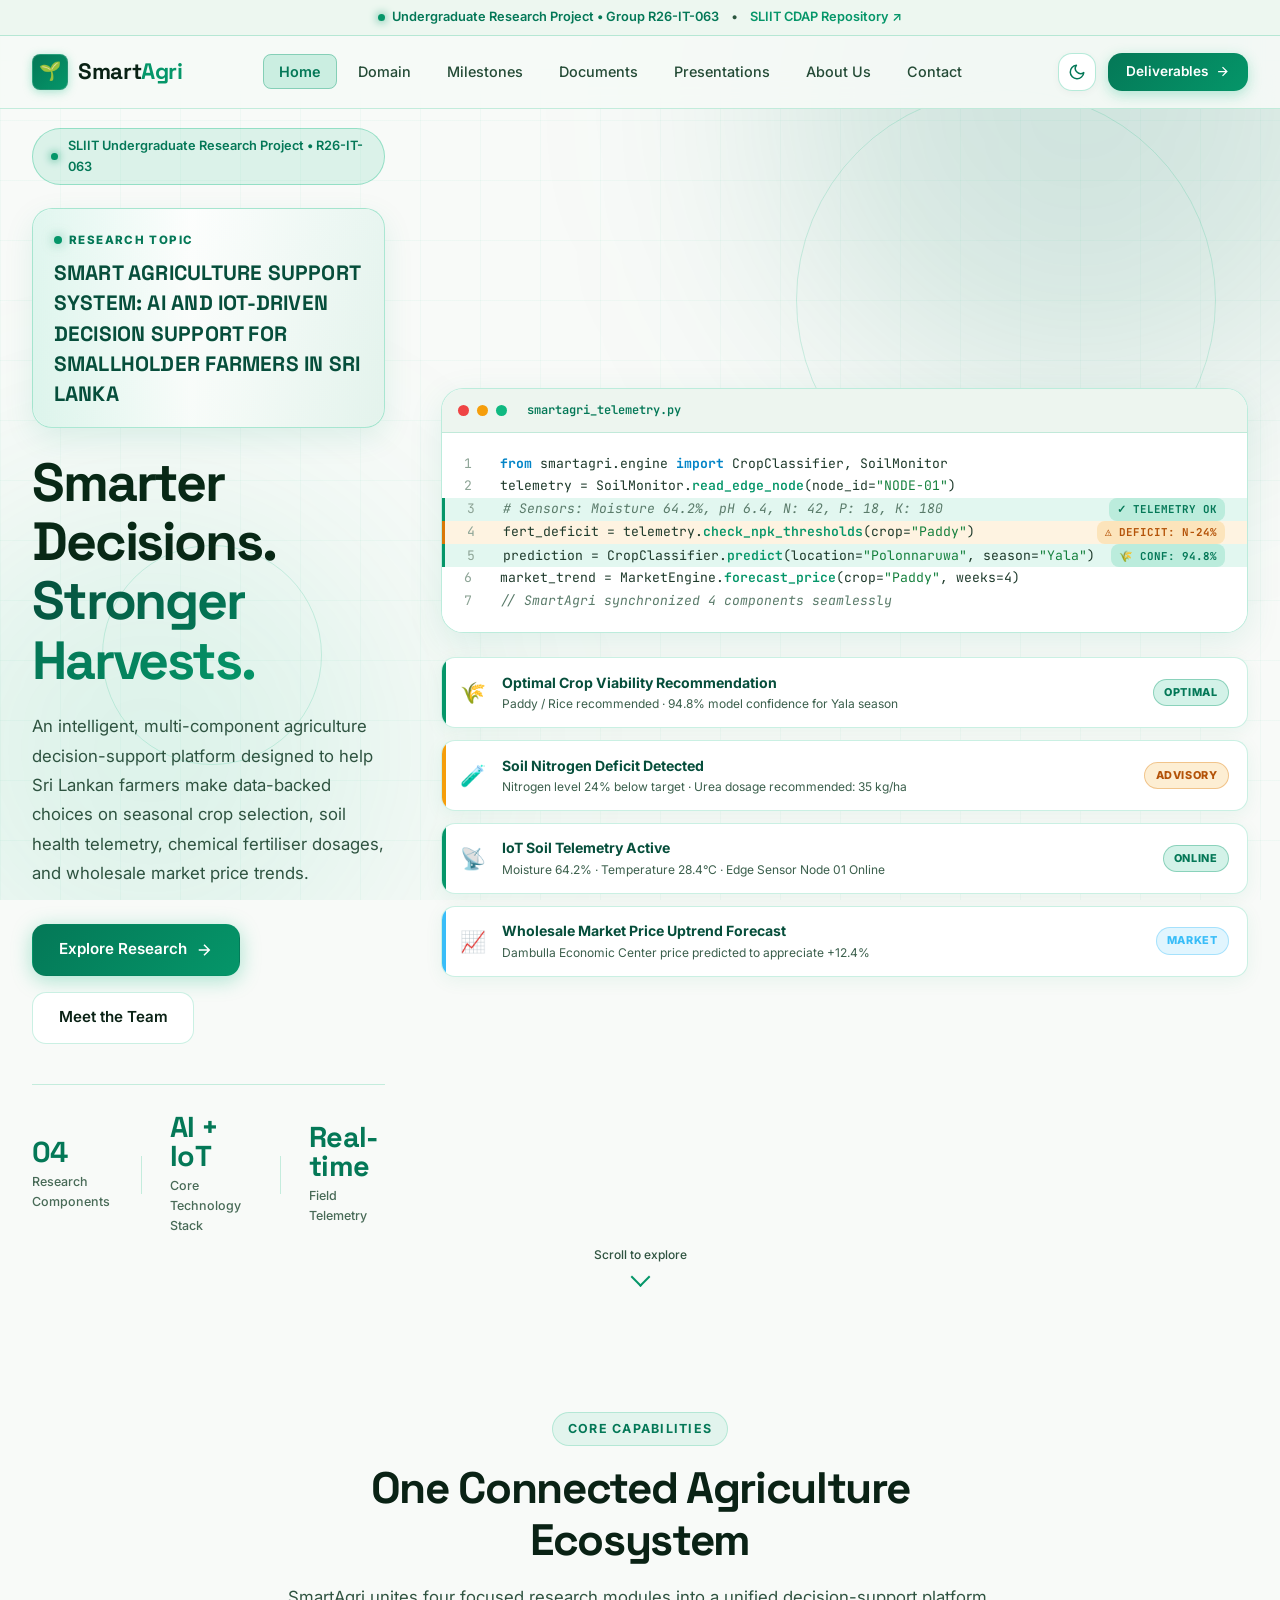
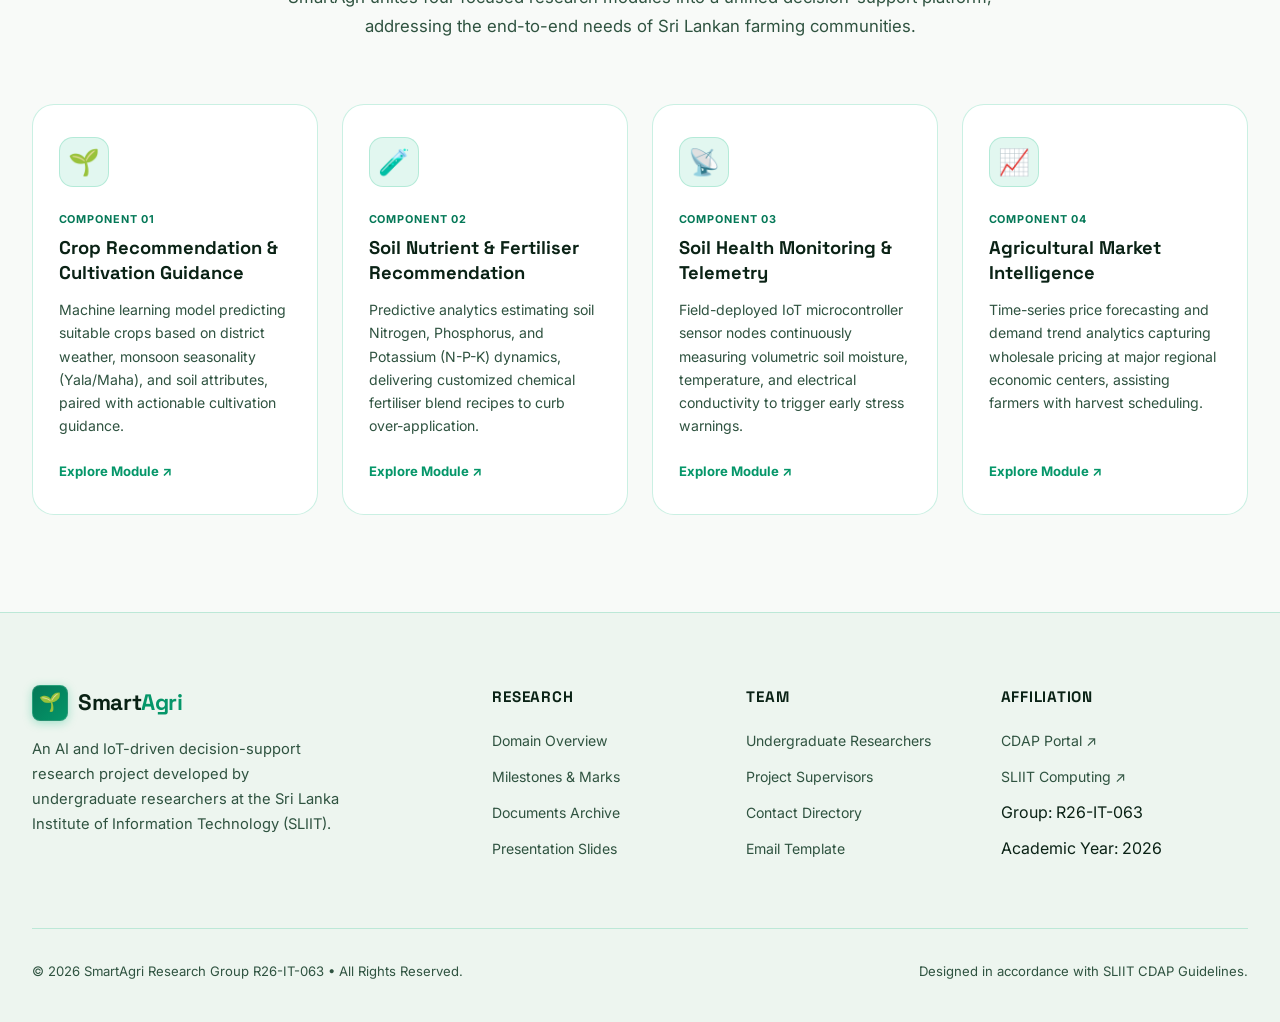
<file: index.html>
<!DOCTYPE html>
<html lang="en">
<head>
  <meta charset="UTF-8" />
  <meta name="viewport" content="width=device-width, initial-scale=1.0" />
  <meta name="description" content="Smart Agriculture Support System (SmartAgri) — AI and IoT-Driven Decision Support for Smallholder Farmers in Sri Lanka." />
  <title>SmartAgri | AI & IoT Smart Agriculture Support System</title>

  <link rel="preconnect" href="https://fonts.googleapis.com/" />
  <link rel="preconnect" href="https://fonts.gstatic.com/" crossorigin />
  <link href="https://fonts.googleapis.com/css2?family=Inter:wght@300;400;500;600;700;800;900&family=Space+Grotesk:wght@400;500;600;700&family=JetBrains+Mono:wght@400;500;600&display=swap" rel="stylesheet" />

  <link rel="stylesheet" href="css/style.css" />
  <link rel="stylesheet" href="css/home.css" />
  <link rel="stylesheet" href="css/inner-extra.css" />
</head>
<body>

  <!-- Site Header (Announcement Bar + Main Navigation) -->
  <header class="site-header" id="siteHeader">
    <div class="announcement-bar">
      <div class="announcement-badge">
        <span class="announcement-dot"></span>
        <span>Undergraduate Research Project &bull; Group R26-IT-063</span>
      </div>
      <span>&bull;</span>
      <a class="announcement-link" href="http://cdap.sliit.lk/" target="_blank" rel="noopener">SLIIT CDAP Repository ↗</a>
    </div>

    <!-- Navigation -->
    <nav class="navbar" id="navbar">
      <div class="nav-container">
        <a class="nav-logo" href="index.html">
          <span class="logo-badge">🌱</span>
          <span class="logo-text">Smart<span class="accent">Agri</span></span>
        </a>

        <ul class="nav-links" id="navLinks">
          <li><a class="nav-link active" href="index.html">Home</a></li>
          <li><a class="nav-link" href="domain.html">Domain</a></li>
          <li><a class="nav-link" href="milestones.html">Milestones</a></li>
          <li><a class="nav-link" href="documents.html">Documents</a></li>
          <li><a class="nav-link" href="presentations.html">Presentations</a></li>
          <li><a class="nav-link" href="about.html">About Us</a></li>
          <li><a class="nav-link" href="contact.html">Contact</a></li>
        </ul>

        <div class="nav-actions">
          <!-- Theme Toggle Button -->
          <button class="theme-toggle-btn" type="button" aria-label="Toggle theme" title="Toggle theme">
            <svg class="theme-icon-sun" style="display:none;" viewBox="0 0 24 24" fill="none" stroke="currentColor" stroke-width="2" stroke-linecap="round" stroke-linejoin="round">
              <circle cx="12" cy="12" r="5"></circle>
              <line x1="12" y1="1" x2="12" y2="3"></line>
              <line x1="12" y1="21" x2="12" y2="23"></line>
              <line x1="4.22" y1="4.22" x2="5.64" y2="5.64"></line>
              <line x1="18.36" y1="18.36" x2="19.78" y2="19.78"></line>
              <line x1="1" y1="12" x2="3" y2="12"></line>
              <line x1="21" y1="12" x2="23" y2="12"></line>
              <line x1="4.22" y1="19.78" x2="5.64" y2="18.36"></line>
              <line x1="18.36" y1="5.64" x2="19.78" y2="4.22"></line>
            </svg>
            <svg class="theme-icon-moon" style="display:block;" viewBox="0 0 24 24" fill="none" stroke="currentColor" stroke-width="2" stroke-linecap="round" stroke-linejoin="round">
              <path d="M21 12.79A9 9 0 1 1 11.21 3 7 7 0 0 0 21 12.79z"></path>
            </svg>
          </button>

          <a class="nav-btn" href="documents.html">
            <span>Deliverables</span>
            <svg width="15" height="15" viewBox="0 0 24 24" fill="none" stroke="currentColor" stroke-width="2"><path d="M5 12h14M12 5l7 7-7 7"/></svg>
          </a>

          <button class="nav-toggle" id="navToggle" aria-label="Toggle navigation">
            <span></span><span></span><span></span>
          </button>
        </div>
      </div>
    </nav>
  </header>

  <!-- Hero Section -->
  <section class="hero" id="hero">
    <div class="hero-bg">
      <div class="hero-grid"></div>
      <div class="hero-glow glow-1"></div>
      <div class="hero-glow glow-2"></div>
      <div class="hero-orb orb-1"></div>
      <div class="hero-orb orb-2"></div>
    </div>

    <div class="hero-content">
      <div class="hero-badge">
        <span class="badge-dot"></span>
        SLIIT Undergraduate Research Project &bull; R26-IT-063
      </div>

      <!-- Research Topic Card -->
      <div class="research-topic-card" aria-label="Research Topic">
        <span class="research-topic-label">Research Topic</span>
        <h2 class="research-topic-title">
          SMART AGRICULTURE SUPPORT SYSTEM: AI AND IOT-DRIVEN DECISION SUPPORT FOR SMALLHOLDER FARMERS IN SRI LANKA
        </h2>
      </div>

      <h1 class="hero-title">
        Smarter Decisions.<br>
        <span class="gradient-text">Stronger Harvests.</span>
      </h1>

      <p class="hero-subtitle">
        An intelligent, multi-component agriculture decision-support platform designed to help Sri Lankan farmers make data-backed choices on seasonal crop selection, soil health telemetry, chemical fertiliser dosages, and wholesale market price trends.
      </p>

      <div class="hero-actions">
        <a class="btn btn-primary" href="domain.html" id="hero-explore-btn">
          <span>Explore Research</span>
          <svg width="18" height="18" viewBox="0 0 24 24" fill="none" stroke="currentColor" stroke-width="2">
            <path d="M5 12h14M12 5l7 7-7 7" />
          </svg>
        </a>
        <a class="btn btn-secondary" href="about.html" id="hero-team-btn">Meet the Team</a>
      </div>

      <div class="hero-stats">
        <div class="stat-item">
          <span class="stat-number">04</span>
          <span class="stat-label">Research Components</span>
        </div>
        <div class="stat-divider"></div>
        <div class="stat-item">
          <span class="stat-number">AI + IoT</span>
          <span class="stat-label">Core Technology Stack</span>
        </div>
        <div class="stat-divider"></div>
        <div class="stat-item">
          <span class="stat-number">Real-time</span>
          <span class="stat-label">Field Telemetry</span>
        </div>
      </div>
    </div>

    <!-- Hero Visual Art: SmartAgri IoT Telemetry Console & Advisory Panel -->
    <div class="hero-visual">
      <div class="code-window">
        <div class="window-bar">
          <div class="window-dot red"></div>
          <div class="window-dot yellow"></div>
          <div class="window-dot green"></div>
          <span class="window-title">smartagri_telemetry.py</span>
        </div>

        <div class="code-content">
          <div class="code-line">
            <span class="line-num">1</span>
            <span class="code-text"><span class="kw">from</span> smartagri.engine <span class="kw">import</span> CropClassifier, SoilMonitor</span>
          </div>

          <div class="code-line">
            <span class="line-num">2</span>
            <span class="code-text">telemetry = SoilMonitor.<span class="fn">read_edge_node</span>(node_id=<span class="str">"NODE-01"</span>)</span>
          </div>

          <div class="code-line success-line">
            <span class="line-num">3</span>
            <span class="code-text"><span class="cm"># Sensors: Moisture 64.2%, pH 6.4, N: 42, P: 18, K: 180</span></span>
            <span class="line-tag success-tag">✓ TELEMETRY OK</span>
          </div>

          <div class="code-line warning-line">
            <span class="line-num">4</span>
            <span class="code-text">fert_deficit = telemetry.<span class="fn">check_npk_thresholds</span>(crop=<span class="str">"Paddy"</span>)</span>
            <span class="line-tag warn-tag">⚠ DEFICIT: N-24%</span>
          </div>

          <div class="code-line success-line">
            <span class="line-num">5</span>
            <span class="code-text">prediction = CropClassifier.<span class="fn">predict</span>(location=<span class="str">"Polonnaruwa"</span>, season=<span class="str">"Yala"</span>)</span>
            <span class="line-tag success-tag">🌾 CONF: 94.8%</span>
          </div>

          <div class="code-line">
            <span class="line-num">6</span>
            <span class="code-text">market_trend = MarketEngine.<span class="fn">forecast_price</span>(crop=<span class="str">"Paddy"</span>, weeks=4)</span>
          </div>

          <div class="code-line">
            <span class="line-num">7</span>
            <span class="code-text"><span class="cm">// SmartAgri synchronized 4 components seamlessly</span></span>
          </div>
        </div>
      </div>

      <!-- Agricultural Advisory & Alert Panel -->
      <div class="alert-panel">
        <div class="alert-item alert-high">
          <div class="alert-severity-bar"></div>
          <span class="alert-icon">🌾</span>
          <div class="alert-info-text">
            <span class="alert-title">Optimal Crop Viability Recommendation</span>
            <span class="alert-desc">Paddy / Rice recommended · 94.8% model confidence for Yala season</span>
          </div>
          <span class="alert-badge high">OPTIMAL</span>
        </div>

        <div class="alert-item alert-medium">
          <div class="alert-severity-bar"></div>
          <span class="alert-icon">🧪</span>
          <div class="alert-info-text">
            <span class="alert-title">Soil Nitrogen Deficit Detected</span>
            <span class="alert-desc">Nitrogen level 24% below target · Urea dosage recommended: 35 kg/ha</span>
          </div>
          <span class="alert-badge medium">ADVISORY</span>
        </div>

        <div class="alert-item alert-high">
          <div class="alert-severity-bar"></div>
          <span class="alert-icon">📡</span>
          <div class="alert-info-text">
            <span class="alert-title">IoT Soil Telemetry Active</span>
            <span class="alert-desc">Moisture 64.2% · Temperature 28.4°C · Edge Sensor Node 01 Online</span>
          </div>
          <span class="alert-badge high">ONLINE</span>
        </div>

        <div class="alert-item alert-info">
          <div class="alert-severity-bar"></div>
          <span class="alert-icon">📈</span>
          <div class="alert-info-text">
            <span class="alert-title">Wholesale Market Price Uptrend Forecast</span>
            <span class="alert-desc">Dambulla Economic Center price predicted to appreciate +12.4%</span>
          </div>
          <span class="alert-badge high" style="background: rgba(56, 189, 248, 0.15); color: #38bdf8; border-color: rgba(56, 189, 248, 0.35);">MARKET</span>
        </div>
      </div>
    </div>

    <div class="scroll-indicator">
      <span>Scroll to explore</span>
      <div class="scroll-arrow"></div>
    </div>
  </section>

  <!-- Core Capabilities / Features Section -->
  <section class="features" id="features">
    <div class="container">
      <div class="section-header">
        <span class="section-tag">Core Capabilities</span>
        <h2 class="section-title">One Connected Agriculture Ecosystem</h2>
        <p class="section-desc">
          SmartAgri unites four focused research modules into a unified decision-support platform, addressing the end-to-end needs of Sri Lankan farming communities.
        </p>
      </div>

      <div class="features-grid">
        <!-- 01 -->
        <article class="feature-card">
          <div class="feature-icon">🌱</div>
          <span class="feature-tag">COMPONENT 01</span>
          <h3>Crop Recommendation &amp; Cultivation Guidance</h3>
          <p>
            Machine learning model predicting suitable crops based on district weather, monsoon seasonality (Yala/Maha), and soil attributes, paired with actionable cultivation guidance.
          </p>
          <a class="feature-link" href="domain.html#system-components">Explore Module ↗</a>
        </article>

        <!-- 02 -->
        <article class="feature-card">
          <div class="feature-icon">🧪</div>
          <span class="feature-tag">COMPONENT 02</span>
          <h3>Soil Nutrient &amp; Fertiliser Recommendation</h3>
          <p>
            Predictive analytics estimating soil Nitrogen, Phosphorus, and Potassium (N-P-K) dynamics, delivering customized chemical fertiliser blend recipes to curb over-application.
          </p>
          <a class="feature-link" href="domain.html#system-components">Explore Module ↗</a>
        </article>

        <!-- 03 -->
        <article class="feature-card">
          <div class="feature-icon">📡</div>
          <span class="feature-tag">COMPONENT 03</span>
          <h3>Soil Health Monitoring &amp; Telemetry</h3>
          <p>
            Field-deployed IoT microcontroller sensor nodes continuously measuring volumetric soil moisture, temperature, and electrical conductivity to trigger early stress warnings.
          </p>
          <a class="feature-link" href="domain.html#system-components">Explore Module ↗</a>
        </article>

        <!-- 04 -->
        <article class="feature-card">
          <div class="feature-icon">📈</div>
          <span class="feature-tag">COMPONENT 04</span>
          <h3>Agricultural Market Intelligence</h3>
          <p>
            Time-series price forecasting and demand trend analytics capturing wholesale pricing at major regional economic centers, assisting farmers with harvest scheduling.
          </p>
          <a class="feature-link" href="domain.html#system-components">Explore Module ↗</a>
        </article>
      </div>
    </div>
  </section>

  <!-- Footer -->
  <footer class="footer">
    <div class="container">
      <div class="footer-grid">
        <div class="footer-brand">
          <a class="nav-logo" href="index.html">
            <span class="logo-badge">🌱</span>
            <span class="logo-text">Smart<span class="accent">Agri</span></span>
          </a>
          <p>
            An AI and IoT-driven decision-support research project developed by undergraduate researchers at the Sri Lanka Institute of Information Technology (SLIIT).
          </p>
        </div>

        <div class="footer-col">
          <h4>Research</h4>
          <ul>
            <li><a href="domain.html">Domain Overview</a></li>
            <li><a href="milestones.html">Milestones &amp; Marks</a></li>
            <li><a href="documents.html">Documents Archive</a></li>
            <li><a href="presentations.html">Presentation Slides</a></li>
          </ul>
        </div>

        <div class="footer-col">
          <h4>Team</h4>
          <ul>
            <li><a href="about.html">Undergraduate Researchers</a></li>
            <li><a href="about.html#supervisors">Project Supervisors</a></li>
            <li><a href="contact.html">Contact Directory</a></li>
            <li><a href="contact.html#template">Email Template</a></li>
          </ul>
        </div>

        <div class="footer-col">
          <h4>Affiliation</h4>
          <ul>
            <li><a href="http://cdap.sliit.lk/" target="_blank" rel="noopener">CDAP Portal ↗</a></li>
            <li><a href="https://www.sliit.lk/" target="_blank" rel="noopener">SLIIT Computing ↗</a></li>
            <li><span>Group: R26-IT-063</span></li>
            <li><span>Academic Year: 2026</span></li>
          </ul>
        </div>
      </div>

      <div class="footer-bottom">
        <div>&copy; 2026 SmartAgri Research Group R26-IT-063 &bull; All Rights Reserved.</div>
        <div>Designed in accordance with SLIIT CDAP Guidelines.</div>
      </div>
    </div>
  </footer>

  <script src="js/main.js"></script>
</body>
</html>
</file>
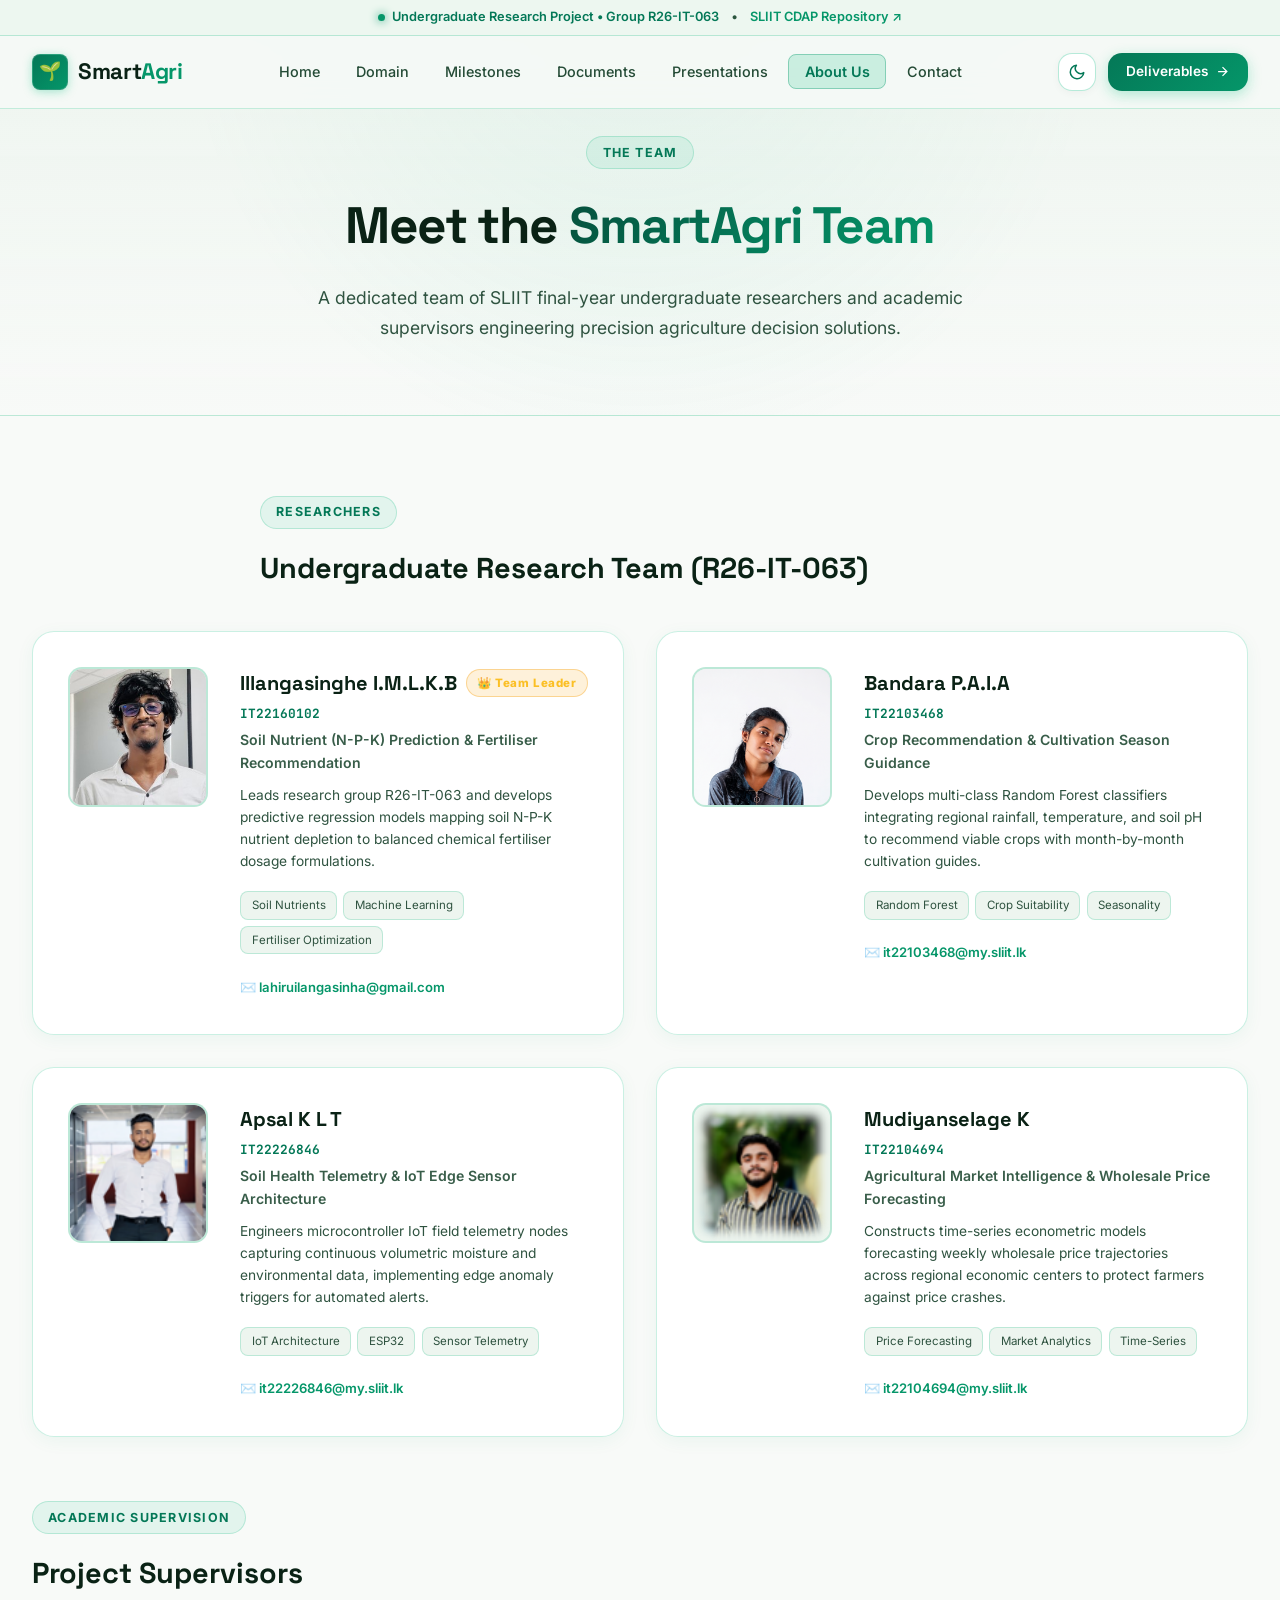
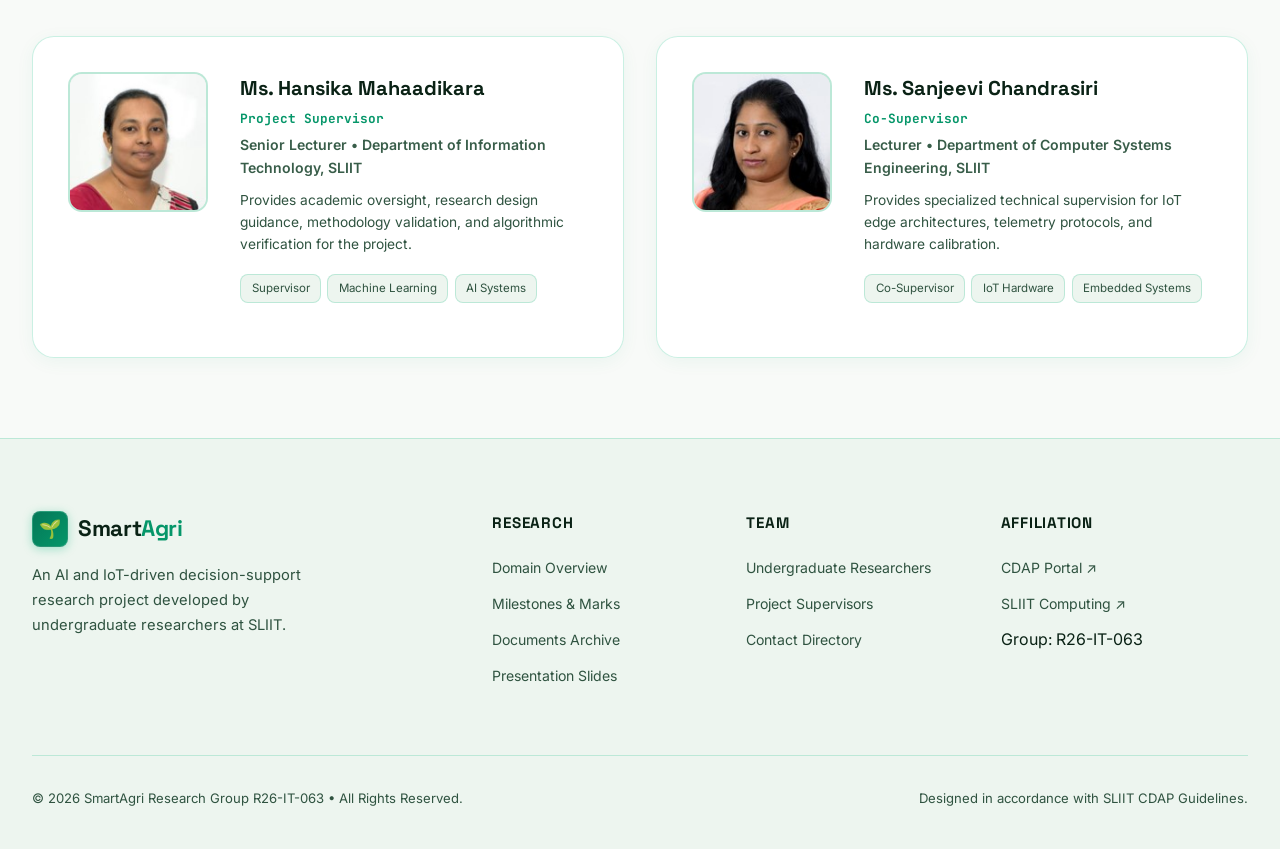
<file: about.html>
<!DOCTYPE html>
<html lang="en">
<head>
  <meta charset="UTF-8" />
  <meta name="viewport" content="width=device-width, initial-scale=1.0" />
  <meta name="description" content="Meet the SmartAgri Research Team — Academic supervisors and final year undergraduate researchers at SLIIT." />
  <title>About Us | SmartAgri</title>

  <link rel="preconnect" href="https://fonts.googleapis.com/" />
  <link rel="preconnect" href="https://fonts.gstatic.com/" crossorigin />
  <link href="https://fonts.googleapis.com/css2?family=Inter:wght@300;400;500;600;700;800;900&family=Space+Grotesk:wght@400;500;600;700&family=JetBrains+Mono:wght@400;500;600&display=swap" rel="stylesheet" />

  <link rel="stylesheet" href="css/style.css" />
  <link rel="stylesheet" href="css/inner.css" />
  <link rel="stylesheet" href="css/inner-extra.css" />
</head>
<body>

  <!-- Site Header (Announcement Bar + Main Navigation) -->
  <header class="site-header" id="siteHeader">
    <div class="announcement-bar">
      <div class="announcement-badge">
        <span class="announcement-dot"></span>
        <span>Undergraduate Research Project &bull; Group R26-IT-063</span>
      </div>
      <span>&bull;</span>
      <a class="announcement-link" href="http://cdap.sliit.lk/" target="_blank" rel="noopener">SLIIT CDAP Repository ↗</a>
    </div>

    <!-- Navigation -->
    <nav class="navbar" id="navbar">
      <div class="nav-container">
        <a class="nav-logo" href="index.html">
          <span class="logo-badge">🌱</span>
          <span class="logo-text">Smart<span class="accent">Agri</span></span>
        </a>

        <ul class="nav-links" id="navLinks">
          <li><a class="nav-link" href="index.html">Home</a></li>
          <li><a class="nav-link" href="domain.html">Domain</a></li>
          <li><a class="nav-link" href="milestones.html">Milestones</a></li>
          <li><a class="nav-link" href="documents.html">Documents</a></li>
          <li><a class="nav-link" href="presentations.html">Presentations</a></li>
          <li><a class="nav-link active" href="about.html">About Us</a></li>
          <li><a class="nav-link" href="contact.html">Contact</a></li>
        </ul>

        <div class="nav-actions">
          <!-- Theme Toggle Button -->
          <button class="theme-toggle-btn" type="button" aria-label="Toggle theme" title="Toggle theme">
            <svg class="theme-icon-sun" style="display:none;" viewBox="0 0 24 24" fill="none" stroke="currentColor" stroke-width="2" stroke-linecap="round" stroke-linejoin="round">
              <circle cx="12" cy="12" r="5"></circle>
              <line x1="12" y1="1" x2="12" y2="3"></line>
              <line x1="12" y1="21" x2="12" y2="23"></line>
              <line x1="4.22" y1="4.22" x2="5.64" y2="5.64"></line>
              <line x1="18.36" y1="18.36" x2="19.78" y2="19.78"></line>
              <line x1="1" y1="12" x2="3" y2="12"></line>
              <line x1="21" y1="12" x2="23" y2="12"></line>
              <line x1="4.22" y1="19.78" x2="5.64" y2="18.36"></line>
              <line x1="18.36" y1="5.64" x2="19.78" y2="4.22"></line>
            </svg>
            <svg class="theme-icon-moon" style="display:block;" viewBox="0 0 24 24" fill="none" stroke="currentColor" stroke-width="2" stroke-linecap="round" stroke-linejoin="round">
              <path d="M21 12.79A9 9 0 1 1 11.21 3 7 7 0 0 0 21 12.79z"></path>
            </svg>
          </button>

          <a class="nav-btn" href="documents.html">
            <span>Deliverables</span>
            <svg width="15" height="15" viewBox="0 0 24 24" fill="none" stroke="currentColor" stroke-width="2"><path d="M5 12h14M12 5l7 7-7 7"/></svg>
          </a>

          <button class="nav-toggle" id="navToggle" aria-label="Toggle navigation">
            <span></span><span></span><span></span>
          </button>
        </div>
      </div>
    </nav>
  </header>

  <!-- Page Header -->
  <header class="page-header">
    <div class="container">
      <span class="section-tag">The Team</span>
      <h1>Meet the <span class="gradient-text">SmartAgri Team</span></h1>
      <p>A dedicated team of SLIIT final-year undergraduate researchers and academic supervisors engineering precision agriculture decision solutions.</p>
    </div>
  </header>

  <main>
    <section class="team-section">
      <div class="container">

        <!-- 1. Undergraduate Researchers Section -->
        <div class="section-header" style="text-align: left; margin-bottom: 2.5rem;">
          <span class="section-tag">RESEARCHERS</span>
          <h2 style="font-family: var(--font-display); font-size: 1.8rem; font-weight: 800;">Undergraduate Research Team (R26-IT-063)</h2>
        </div>

        <div class="team-grid">
          <!-- Leader: Member 1 -->
          <div class="team-card">
            <div class="member-avatar">
              <img src="images/member1.jpg" alt="Illangasinghe I.M.L.K.B" />
            </div>
            <div class="member-info">
              <div class="member-header">
                <h3>Illangasinghe I.M.L.K.B</h3>
                <span class="leader-badge">👑 Team Leader</span>
              </div>
              <span class="member-id">IT22160102</span>
              <span class="member-role">Soil Nutrient (N-P-K) Prediction &amp; Fertiliser Recommendation</span>
              <p>
                Leads research group R26-IT-063 and develops predictive regression models mapping soil N-P-K nutrient depletion to balanced chemical fertiliser dosage formulations.
              </p>
              <div class="member-tags">
                <span class="tag">Soil Nutrients</span>
                <span class="tag">Machine Learning</span>
                <span class="tag">Fertiliser Optimization</span>
              </div>
              <a class="member-email" href="mailto:lahiruilangasinha@gmail.com">
                ✉️ lahiruilangasinha@gmail.com
              </a>
            </div>
          </div>

          <!-- Member 2 -->
          <div class="team-card">
            <div class="member-avatar">
              <img src="images/member2.png" alt="Bandara P.A.I.A" />
            </div>
            <div class="member-info">
              <div class="member-header">
                <h3>Bandara P.A.I.A</h3>
              </div>
              <span class="member-id">IT22103468</span>
              <span class="member-role">Crop Recommendation &amp; Cultivation Season Guidance</span>
              <p>
                Develops multi-class Random Forest classifiers integrating regional rainfall, temperature, and soil pH to recommend viable crops with month-by-month cultivation guides.
              </p>
              <div class="member-tags">
                <span class="tag">Random Forest</span>
                <span class="tag">Crop Suitability</span>
                <span class="tag">Seasonality</span>
              </div>
              <a class="member-email" href="mailto:it22103468@my.sliit.lk">
                ✉️ it22103468@my.sliit.lk
              </a>
            </div>
          </div>

          <!-- Member 3 -->
          <div class="team-card">
            <div class="member-avatar">
              <img src="images/member3.png" alt="Apsal K.L.T" />
            </div>
            <div class="member-info">
              <div class="member-header">
                <h3>Apsal K L T</h3>
              </div>
              <span class="member-id">IT22226846</span>
              <span class="member-role">Soil Health Telemetry &amp; IoT Edge Sensor Architecture</span>
              <p>
                Engineers microcontroller IoT field telemetry nodes capturing continuous volumetric moisture and environmental data, implementing edge anomaly triggers for automated alerts.
              </p>
              <div class="member-tags">
                <span class="tag">IoT Architecture</span>
                <span class="tag">ESP32</span>
                <span class="tag">Sensor Telemetry</span>
              </div>
              <a class="member-email" href="mailto:it22226846@my.sliit.lk">
                ✉️ it22226846@my.sliit.lk
              </a>
            </div>
          </div>

          <!-- Member 4 -->
          <div class="team-card">
            <div class="member-avatar">
              <img src="images/member4.png" alt="Mudiyanselage K" />
            </div>
            <div class="member-info">
              <div class="member-header">
                <h3>Mudiyanselage K</h3>
              </div>
              <span class="member-id">IT22104694</span>
              <span class="member-role">Agricultural Market Intelligence &amp; Wholesale Price Forecasting</span>
              <p>
                Constructs time-series econometric models forecasting weekly wholesale price trajectories across regional economic centers to protect farmers against price crashes.
              </p>
              <div class="member-tags">
                <span class="tag">Price Forecasting</span>
                <span class="tag">Market Analytics</span>
                <span class="tag">Time-Series</span>
              </div>
              <a class="member-email" href="mailto:it22104694@my.sliit.lk">
                ✉️ it22104694@my.sliit.lk
              </a>
            </div>
          </div>
        </div>

        <!-- 2. Academic Supervisors Section -->
        <div class="section-header" style="text-align: left; margin: 4rem 0 2.5rem;" id="supervisors">
          <span class="section-tag">ACADEMIC SUPERVISION</span>
          <h2 style="font-family: var(--font-display); font-size: 1.8rem; font-weight: 800;">Project Supervisors</h2>
        </div>

        <div class="supervisors-grid">
          <!-- Supervisor 1 -->
          <div class="team-card">
            <div class="member-avatar">
              <img src="images/supervisor1.jpg" alt="Ms. Hansika Mahaadikara" />
            </div>
            <div class="member-info">
              <div class="member-header">
                <h3>Ms. Hansika Mahaadikara</h3>
              </div>
              <span class="member-id" style="color: var(--clr-accent);">Project Supervisor</span>
              <span class="member-role">Senior Lecturer &bull; Department of Information Technology, SLIIT</span>
              <p>Provides academic oversight, research design guidance, methodology validation, and algorithmic verification for the project.</p>
              <div class="member-tags">
                <span class="tag">Supervisor</span>
                <span class="tag">Machine Learning</span>
                <span class="tag">AI Systems</span>
              </div>
            </div>
          </div>

          <!-- Supervisor 2 -->
          <div class="team-card">
            <div class="member-avatar">
              <img src="images/supervisor2.jpg" alt="Ms. Sanjeevi Chandrasiri" />
            </div>
            <div class="member-info">
              <div class="member-header">
                <h3>Ms. Sanjeevi Chandrasiri</h3>
              </div>
              <span class="member-id" style="color: var(--clr-accent);">Co-Supervisor</span>
              <span class="member-role">Lecturer &bull; Department of Computer Systems Engineering, SLIIT</span>
              <p>Provides specialized technical supervision for IoT edge architectures, telemetry protocols, and hardware calibration.</p>
              <div class="member-tags">
                <span class="tag">Co-Supervisor</span>
                <span class="tag">IoT Hardware</span>
                <span class="tag">Embedded Systems</span>
              </div>
            </div>
          </div>
        </div>

      </div>
    </section>
  </main>

  <!-- Footer -->
  <footer class="footer">
    <div class="container">
      <div class="footer-grid">
        <div class="footer-brand">
          <a class="nav-logo" href="index.html">
            <span class="logo-badge">🌱</span>
            <span class="logo-text">Smart<span class="accent">Agri</span></span>
          </a>
          <p>An AI and IoT-driven decision-support research project developed by undergraduate researchers at SLIIT.</p>
        </div>

        <div class="footer-col">
          <h4>Research</h4>
          <ul>
            <li><a href="domain.html">Domain Overview</a></li>
            <li><a href="milestones.html">Milestones &amp; Marks</a></li>
            <li><a href="documents.html">Documents Archive</a></li>
            <li><a href="presentations.html">Presentation Slides</a></li>
          </ul>
        </div>

        <div class="footer-col">
          <h4>Team</h4>
          <ul>
            <li><a href="about.html">Undergraduate Researchers</a></li>
            <li><a href="about.html#supervisors">Project Supervisors</a></li>
            <li><a href="contact.html">Contact Directory</a></li>
          </ul>
        </div>

        <div class="footer-col">
          <h4>Affiliation</h4>
          <ul>
            <li><a href="http://cdap.sliit.lk/" target="_blank" rel="noopener">CDAP Portal ↗</a></li>
            <li><a href="https://www.sliit.lk/" target="_blank" rel="noopener">SLIIT Computing ↗</a></li>
            <li><span>Group: R26-IT-063</span></li>
          </ul>
        </div>
      </div>

      <div class="footer-bottom">
        <div>&copy; 2026 SmartAgri Research Group R26-IT-063 &bull; All Rights Reserved.</div>
        <div>Designed in accordance with SLIIT CDAP Guidelines.</div>
      </div>
    </div>
  </footer>

  <script src="js/main.js"></script>
</body>
</html>
</file>
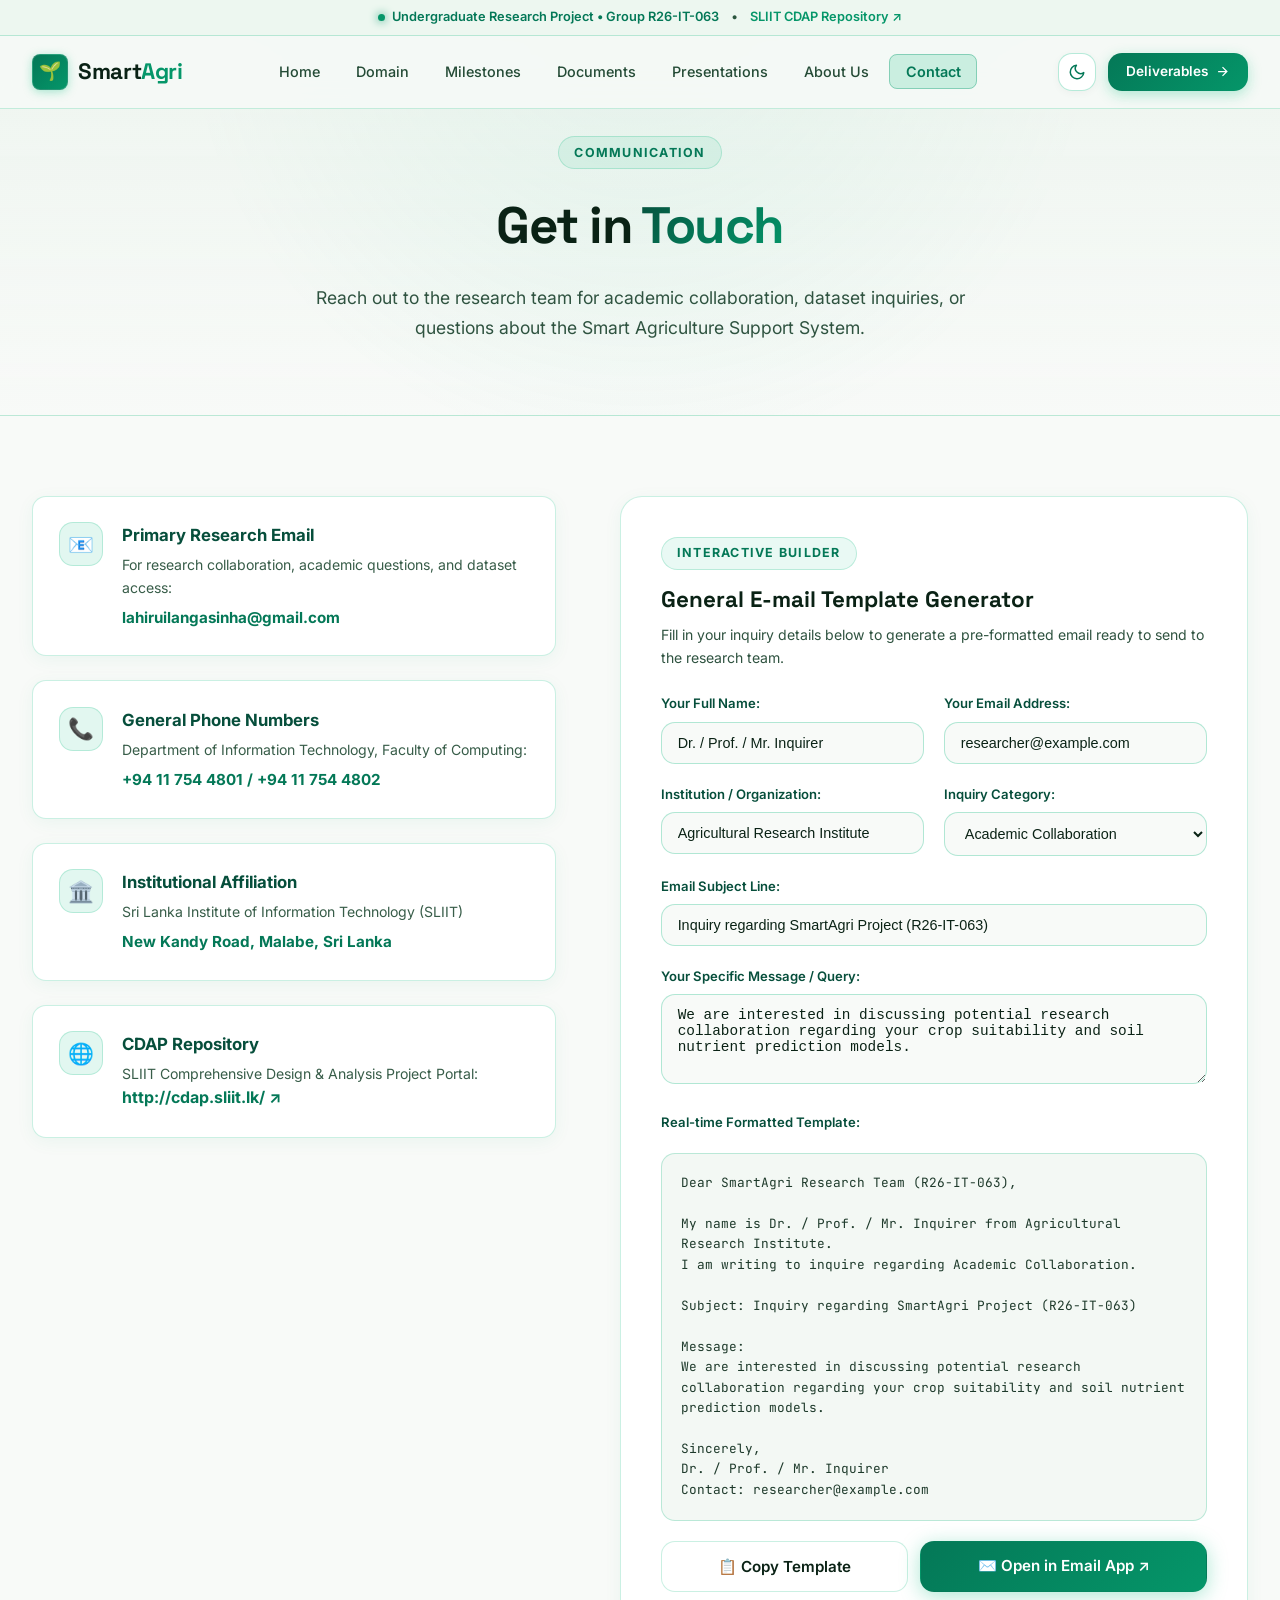
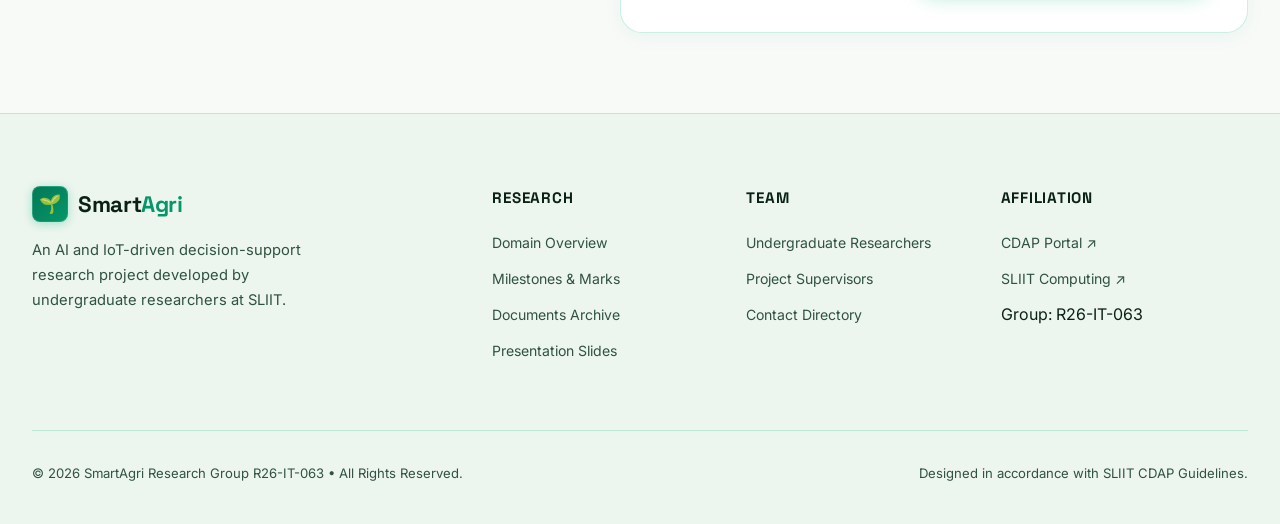
<file: contact.html>
<!DOCTYPE html>
<html lang="en">
<head>
  <meta charset="UTF-8" />
  <meta name="viewport" content="width=device-width, initial-scale=1.0" />
  <meta name="description" content="Contact the SmartAgri Research Team — Academic inquiries, phone numbers, and interactive general email template generator." />
  <title>Contact Us | SmartAgri</title>

  <link rel="preconnect" href="https://fonts.googleapis.com/" />
  <link rel="preconnect" href="https://fonts.gstatic.com/" crossorigin />
  <link href="https://fonts.googleapis.com/css2?family=Inter:wght@300;400;500;600;700;800;900&family=Space+Grotesk:wght@400;500;600;700&family=JetBrains+Mono:wght@400;500;600&display=swap" rel="stylesheet" />

  <link rel="stylesheet" href="css/style.css" />
  <link rel="stylesheet" href="css/inner.css" />
  <link rel="stylesheet" href="css/inner-extra.css" />
</head>
<body>

  <!-- Site Header (Announcement Bar + Main Navigation) -->
  <header class="site-header" id="siteHeader">
    <div class="announcement-bar">
      <div class="announcement-badge">
        <span class="announcement-dot"></span>
        <span>Undergraduate Research Project &bull; Group R26-IT-063</span>
      </div>
      <span>&bull;</span>
      <a class="announcement-link" href="http://cdap.sliit.lk/" target="_blank" rel="noopener">SLIIT CDAP Repository ↗</a>
    </div>

    <!-- Navigation -->
    <nav class="navbar" id="navbar">
      <div class="nav-container">
        <a class="nav-logo" href="index.html">
          <span class="logo-badge">🌱</span>
          <span class="logo-text">Smart<span class="accent">Agri</span></span>
        </a>

        <ul class="nav-links" id="navLinks">
          <li><a class="nav-link" href="index.html">Home</a></li>
          <li><a class="nav-link" href="domain.html">Domain</a></li>
          <li><a class="nav-link" href="milestones.html">Milestones</a></li>
          <li><a class="nav-link" href="documents.html">Documents</a></li>
          <li><a class="nav-link" href="presentations.html">Presentations</a></li>
          <li><a class="nav-link" href="about.html">About Us</a></li>
          <li><a class="nav-link active" href="contact.html">Contact</a></li>
        </ul>

        <div class="nav-actions">
          <!-- Theme Toggle Button -->
          <button class="theme-toggle-btn" type="button" aria-label="Toggle theme" title="Toggle theme">
            <svg class="theme-icon-sun" style="display:none;" viewBox="0 0 24 24" fill="none" stroke="currentColor" stroke-width="2" stroke-linecap="round" stroke-linejoin="round">
              <circle cx="12" cy="12" r="5"></circle>
              <line x1="12" y1="1" x2="12" y2="3"></line>
              <line x1="12" y1="21" x2="12" y2="23"></line>
              <line x1="4.22" y1="4.22" x2="5.64" y2="5.64"></line>
              <line x1="18.36" y1="18.36" x2="19.78" y2="19.78"></line>
              <line x1="1" y1="12" x2="3" y2="12"></line>
              <line x1="21" y1="12" x2="23" y2="12"></line>
              <line x1="4.22" y1="19.78" x2="5.64" y2="18.36"></line>
              <line x1="18.36" y1="5.64" x2="19.78" y2="4.22"></line>
            </svg>
            <svg class="theme-icon-moon" style="display:block;" viewBox="0 0 24 24" fill="none" stroke="currentColor" stroke-width="2" stroke-linecap="round" stroke-linejoin="round">
              <path d="M21 12.79A9 9 0 1 1 11.21 3 7 7 0 0 0 21 12.79z"></path>
            </svg>
          </button>

          <a class="nav-btn" href="documents.html">
            <span>Deliverables</span>
            <svg width="15" height="15" viewBox="0 0 24 24" fill="none" stroke="currentColor" stroke-width="2"><path d="M5 12h14M12 5l7 7-7 7"/></svg>
          </a>

          <button class="nav-toggle" id="navToggle" aria-label="Toggle navigation">
            <span></span><span></span><span></span>
          </button>
        </div>
      </div>
    </nav>
  </header>

  <!-- Page Header -->
  <header class="page-header">
    <div class="container">
      <span class="section-tag">Communication</span>
      <h1>Get in <span class="gradient-text">Touch</span></h1>
      <p>Reach out to the research team for academic collaboration, dataset inquiries, or questions about the Smart Agriculture Support System.</p>
    </div>
  </header>

  <main>
    <section class="contact-section">
      <div class="container">

        <div class="contact-layout">
          <!-- Left: Contact Information Cards (PDF Page 15) -->
          <div class="contact-info-list">
            <div class="contact-item">
              <div class="contact-icon">📧</div>
              <div class="contact-text">
                <h4>Primary Research Email</h4>
                <p>For research collaboration, academic questions, and dataset access:</p>
                <strong>lahiruilangasinha@gmail.com</strong>
              </div>
            </div>

            <div class="contact-item">
              <div class="contact-icon">📞</div>
              <div class="contact-text">
                <h4>General Phone Numbers</h4>
                <p>Department of Information Technology, Faculty of Computing:</p>
                <strong>+94 11 754 4801 / +94 11 754 4802</strong>
              </div>
            </div>

            <div class="contact-item">
              <div class="contact-icon">🏛️</div>
              <div class="contact-text">
                <h4>Institutional Affiliation</h4>
                <p>Sri Lanka Institute of Information Technology (SLIIT)</p>
                <strong>New Kandy Road, Malabe, Sri Lanka</strong>
              </div>
            </div>

            <div class="contact-item">
              <div class="contact-icon">🌐</div>
              <div class="contact-text">
                <h4>CDAP Repository</h4>
                <p>SLIIT Comprehensive Design &amp; Analysis Project Portal:</p>
                <a href="http://cdap.sliit.lk/" target="_blank" rel="noopener" style="color: var(--clr-primary-light); font-weight: 700;">
                  http://cdap.sliit.lk/ ↗
                </a>
              </div>
            </div>
          </div>

          <!-- Right: Interactive General Email Template Generator (PDF Page 15 Requirement) -->
          <div class="contact-form-card" id="template">
            <span class="section-tag" style="margin-bottom: 0.75rem;">INTERACTIVE BUILDER</span>
            <h3 style="font-family: var(--font-display); font-size: 1.4rem; font-weight: 800; margin-bottom: 0.4rem;">
              General E-mail Template Generator
            </h3>
            <p style="color: var(--clr-text-muted); font-size: 0.88rem; margin-bottom: 1.5rem;">
              Fill in your inquiry details below to generate a pre-formatted email ready to send to the research team.
            </p>

            <form id="contactForm">
              <div class="form-row">
                <div class="form-group">
                  <label class="form-label" for="senderName">Your Full Name:</label>
                  <input class="form-input" type="text" id="senderName" value="Dr. / Prof. / Mr. Inquirer" placeholder="Your name" />
                </div>
                <div class="form-group">
                  <label class="form-label" for="senderEmail">Your Email Address:</label>
                  <input class="form-input" type="email" id="senderEmail" value="researcher@example.com" placeholder="name@domain.com" />
                </div>
              </div>

              <div class="form-row">
                <div class="form-group">
                  <label class="form-label" for="senderAffiliation">Institution / Organization:</label>
                  <input class="form-input" type="text" id="senderAffiliation" value="Agricultural Research Institute" placeholder="University or Institution" />
                </div>
                <div class="form-group">
                  <label class="form-label" for="inquiryCategory">Inquiry Category:</label>
                  <select class="form-input" id="inquiryCategory">
                    <option value="Academic Collaboration">Academic Collaboration</option>
                    <option value="Machine Learning Models Question">Machine Learning Models Question</option>
                    <option value="IoT Soil Telemetry Inquiries">IoT Soil Telemetry Inquiries</option>
                    <option value="General Project Inquiry">General Project Inquiry</option>
                  </select>
                </div>
              </div>

              <div class="form-group">
                <label class="form-label" for="emailSubject">Email Subject Line:</label>
                <input class="form-input" type="text" id="emailSubject" value="Inquiry regarding SmartAgri Project (R26-IT-063)" />
              </div>

              <div class="form-group">
                <label class="form-label" for="emailMessage">Your Specific Message / Query:</label>
                <textarea class="form-input" id="emailMessage" rows="3">We are interested in discussing potential research collaboration regarding your crop suitability and soil nutrient prediction models.</textarea>
              </div>

              <label class="form-label" style="margin-top: 1rem;">Real-time Formatted Template:</label>
              <div class="template-preview" id="emailTemplatePreview"></div>

              <div style="display: flex; gap: 0.75rem; flex-wrap: wrap;">
                <button type="button" class="btn btn-secondary" id="btnCopyTemplate" style="flex: 1;">
                  📋 Copy Template
                </button>
                <a class="btn btn-primary" id="btnOpenMail" href="#" style="flex: 1.2;">
                  ✉️ Open in Email App ↗
                </a>
              </div>
            </form>
          </div>
        </div>

      </div>
    </section>
  </main>

  <!-- Footer -->
  <footer class="footer">
    <div class="container">
      <div class="footer-grid">
        <div class="footer-brand">
          <a class="nav-logo" href="index.html">
            <span class="logo-badge">🌱</span>
            <span class="logo-text">Smart<span class="accent">Agri</span></span>
          </a>
          <p>An AI and IoT-driven decision-support research project developed by undergraduate researchers at SLIIT.</p>
        </div>

        <div class="footer-col">
          <h4>Research</h4>
          <ul>
            <li><a href="domain.html">Domain Overview</a></li>
            <li><a href="milestones.html">Milestones &amp; Marks</a></li>
            <li><a href="documents.html">Documents Archive</a></li>
            <li><a href="presentations.html">Presentation Slides</a></li>
          </ul>
        </div>

        <div class="footer-col">
          <h4>Team</h4>
          <ul>
            <li><a href="about.html">Undergraduate Researchers</a></li>
            <li><a href="about.html#supervisors">Project Supervisors</a></li>
            <li><a href="contact.html">Contact Directory</a></li>
          </ul>
        </div>

        <div class="footer-col">
          <h4>Affiliation</h4>
          <ul>
            <li><a href="http://cdap.sliit.lk/" target="_blank" rel="noopener">CDAP Portal ↗</a></li>
            <li><a href="https://www.sliit.lk/" target="_blank" rel="noopener">SLIIT Computing ↗</a></li>
            <li><span>Group: R26-IT-063</span></li>
          </ul>
        </div>
      </div>

      <div class="footer-bottom">
        <div>&copy; 2026 SmartAgri Research Group R26-IT-063 &bull; All Rights Reserved.</div>
        <div>Designed in accordance with SLIIT CDAP Guidelines.</div>
      </div>
    </div>
  </footer>

  <script src="js/main.js"></script>
  <script src="js/contact.js"></script>
</body>
</html>
</file>
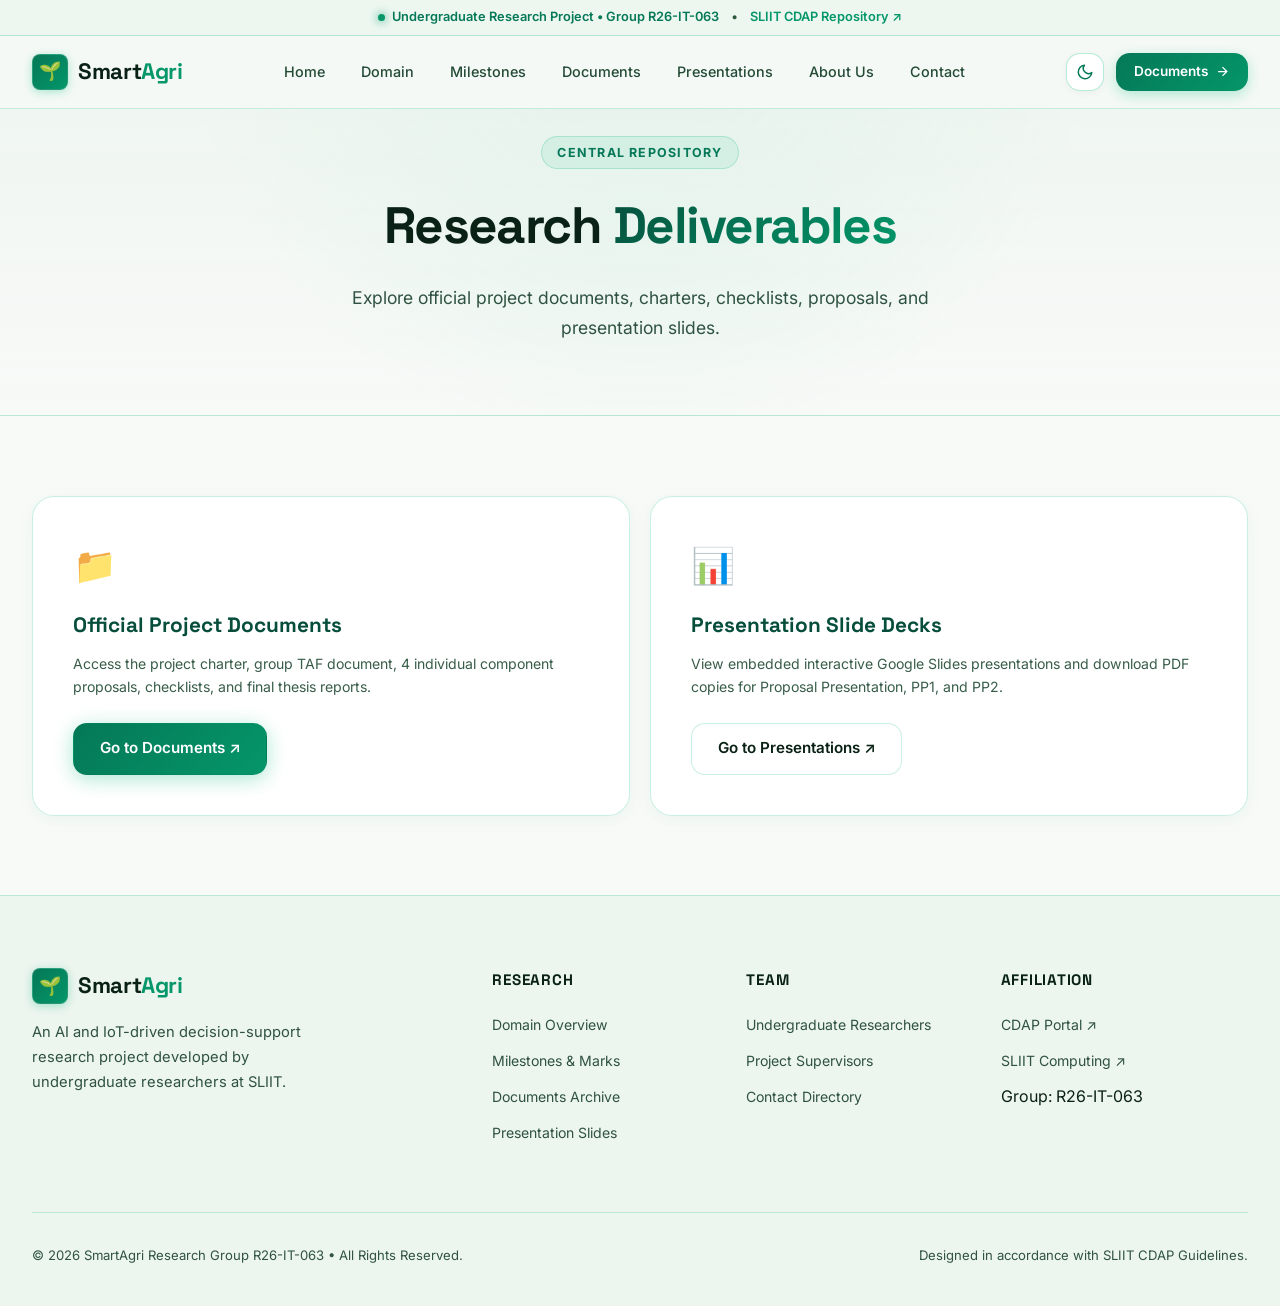
<file: deliverables.html>
<!DOCTYPE html>
<html lang="en">
<head>
  <meta charset="UTF-8" />
  <meta name="viewport" content="width=device-width, initial-scale=1.0" />
  <meta name="description" content="SmartAgri Deliverables Hub — Research documents and presentations archive." />
  <title>Deliverables | SmartAgri</title>

  <link rel="preconnect" href="https://fonts.googleapis.com/" />
  <link rel="preconnect" href="https://fonts.gstatic.com/" crossorigin />
  <link href="https://fonts.googleapis.com/css2?family=Inter:wght@300;400;500;600;700;800;900&family=Space+Grotesk:wght@400;500;600;700&family=JetBrains+Mono:wght@400;500;600&display=swap" rel="stylesheet" />

  <link rel="stylesheet" href="css/style.css" />
  <link rel="stylesheet" href="css/inner.css" />
  <link rel="stylesheet" href="css/inner-extra.css" />
</head>
<body>

  <!-- Site Header (Announcement Bar + Main Navigation) -->
  <header class="site-header" id="siteHeader">
    <div class="announcement-bar">
      <div class="announcement-badge">
        <span class="announcement-dot"></span>
        <span>Undergraduate Research Project &bull; Group R26-IT-063</span>
      </div>
      <span>&bull;</span>
      <a class="announcement-link" href="http://cdap.sliit.lk/" target="_blank" rel="noopener">SLIIT CDAP Repository ↗</a>
    </div>

    <!-- Navigation -->
    <nav class="navbar" id="navbar">
      <div class="nav-container">
        <a class="nav-logo" href="index.html">
          <span class="logo-badge">🌱</span>
          <span class="logo-text">Smart<span class="accent">Agri</span></span>
        </a>

        <ul class="nav-links" id="navLinks">
          <li><a class="nav-link" href="index.html">Home</a></li>
          <li><a class="nav-link" href="domain.html">Domain</a></li>
          <li><a class="nav-link" href="milestones.html">Milestones</a></li>
          <li><a class="nav-link" href="documents.html">Documents</a></li>
          <li><a class="nav-link" href="presentations.html">Presentations</a></li>
          <li><a class="nav-link" href="about.html">About Us</a></li>
          <li><a class="nav-link" href="contact.html">Contact</a></li>
        </ul>

        <div class="nav-actions">
          <!-- Theme Toggle Button -->
          <button class="theme-toggle-btn" type="button" aria-label="Toggle theme" title="Toggle theme">
            <svg class="theme-icon-sun" style="display:none;" viewBox="0 0 24 24" fill="none" stroke="currentColor" stroke-width="2" stroke-linecap="round" stroke-linejoin="round">
              <circle cx="12" cy="12" r="5"></circle>
              <line x1="12" y1="1" x2="12" y2="3"></line>
              <line x1="12" y1="21" x2="12" y2="23"></line>
              <line x1="4.22" y1="4.22" x2="5.64" y2="5.64"></line>
              <line x1="18.36" y1="18.36" x2="19.78" y2="19.78"></line>
              <line x1="1" y1="12" x2="3" y2="12"></line>
              <line x1="21" y1="12" x2="23" y2="12"></line>
              <line x1="4.22" y1="19.78" x2="5.64" y2="18.36"></line>
              <line x1="18.36" y1="5.64" x2="19.78" y2="4.22"></line>
            </svg>
            <svg class="theme-icon-moon" style="display:block;" viewBox="0 0 24 24" fill="none" stroke="currentColor" stroke-width="2" stroke-linecap="round" stroke-linejoin="round">
              <path d="M21 12.79A9 9 0 1 1 11.21 3 7 7 0 0 0 21 12.79z"></path>
            </svg>
          </button>

          <a class="nav-btn" href="documents.html">
            <span>Documents</span>
            <svg width="15" height="15" viewBox="0 0 24 24" fill="none" stroke="currentColor" stroke-width="2"><path d="M5 12h14M12 5l7 7-7 7"/></svg>
          </a>

          <button class="nav-toggle" id="navToggle" aria-label="Toggle navigation">
            <span></span><span></span><span></span>
          </button>
        </div>
      </div>
    </nav>
  </header>

  <!-- Page Header -->
  <header class="page-header">
    <div class="container">
      <span class="section-tag">Central Repository</span>
      <h1>Research <span class="gradient-text">Deliverables</span></h1>
      <p>Explore official project documents, charters, checklists, proposals, and presentation slides.</p>
    </div>
  </header>

  <main>
    <section class="docs-section">
      <div class="container">
        <div class="gap-cards">
          <div class="gap-card" style="padding: 2.5rem;">
            <div class="gap-icon">📁</div>
            <h4 style="font-size: 1.3rem;">Official Project Documents</h4>
            <p>Access the project charter, group TAF document, 4 individual component proposals, checklists, and final thesis reports.</p>
            <div style="margin-top: 1.5rem;">
              <a class="btn btn-primary" href="documents.html">Go to Documents ↗</a>
            </div>
          </div>

          <div class="gap-card" style="padding: 2.5rem;">
            <div class="gap-icon">📊</div>
            <h4 style="font-size: 1.3rem;">Presentation Slide Decks</h4>
            <p>View embedded interactive Google Slides presentations and download PDF copies for Proposal Presentation, PP1, and PP2.</p>
            <div style="margin-top: 1.5rem;">
              <a class="btn btn-secondary" href="presentations.html">Go to Presentations ↗</a>
            </div>
          </div>
        </div>
      </div>
    </section>
  </main>

  <!-- Footer -->
  <footer class="footer">
    <div class="container">
      <div class="footer-grid">
        <div class="footer-brand">
          <a class="nav-logo" href="index.html">
            <span class="logo-badge">🌱</span>
            <span class="logo-text">Smart<span class="accent">Agri</span></span>
          </a>
          <p>An AI and IoT-driven decision-support research project developed by undergraduate researchers at SLIIT.</p>
        </div>

        <div class="footer-col">
          <h4>Research</h4>
          <ul>
            <li><a href="domain.html">Domain Overview</a></li>
            <li><a href="milestones.html">Milestones &amp; Marks</a></li>
            <li><a href="documents.html">Documents Archive</a></li>
            <li><a href="presentations.html">Presentation Slides</a></li>
          </ul>
        </div>

        <div class="footer-col">
          <h4>Team</h4>
          <ul>
            <li><a href="about.html">Undergraduate Researchers</a></li>
            <li><a href="about.html#supervisors">Project Supervisors</a></li>
            <li><a href="contact.html">Contact Directory</a></li>
          </ul>
        </div>

        <div class="footer-col">
          <h4>Affiliation</h4>
          <ul>
            <li><a href="http://cdap.sliit.lk/" target="_blank" rel="noopener">CDAP Portal ↗</a></li>
            <li><a href="https://www.sliit.lk/" target="_blank" rel="noopener">SLIIT Computing ↗</a></li>
            <li><span>Group: R26-IT-063</span></li>
          </ul>
        </div>
      </div>

      <div class="footer-bottom">
        <div>&copy; 2026 SmartAgri Research Group R26-IT-063 &bull; All Rights Reserved.</div>
        <div>Designed in accordance with SLIIT CDAP Guidelines.</div>
      </div>
    </div>
  </footer>

  <script src="js/main.js"></script>
</body>
</html>
</file>
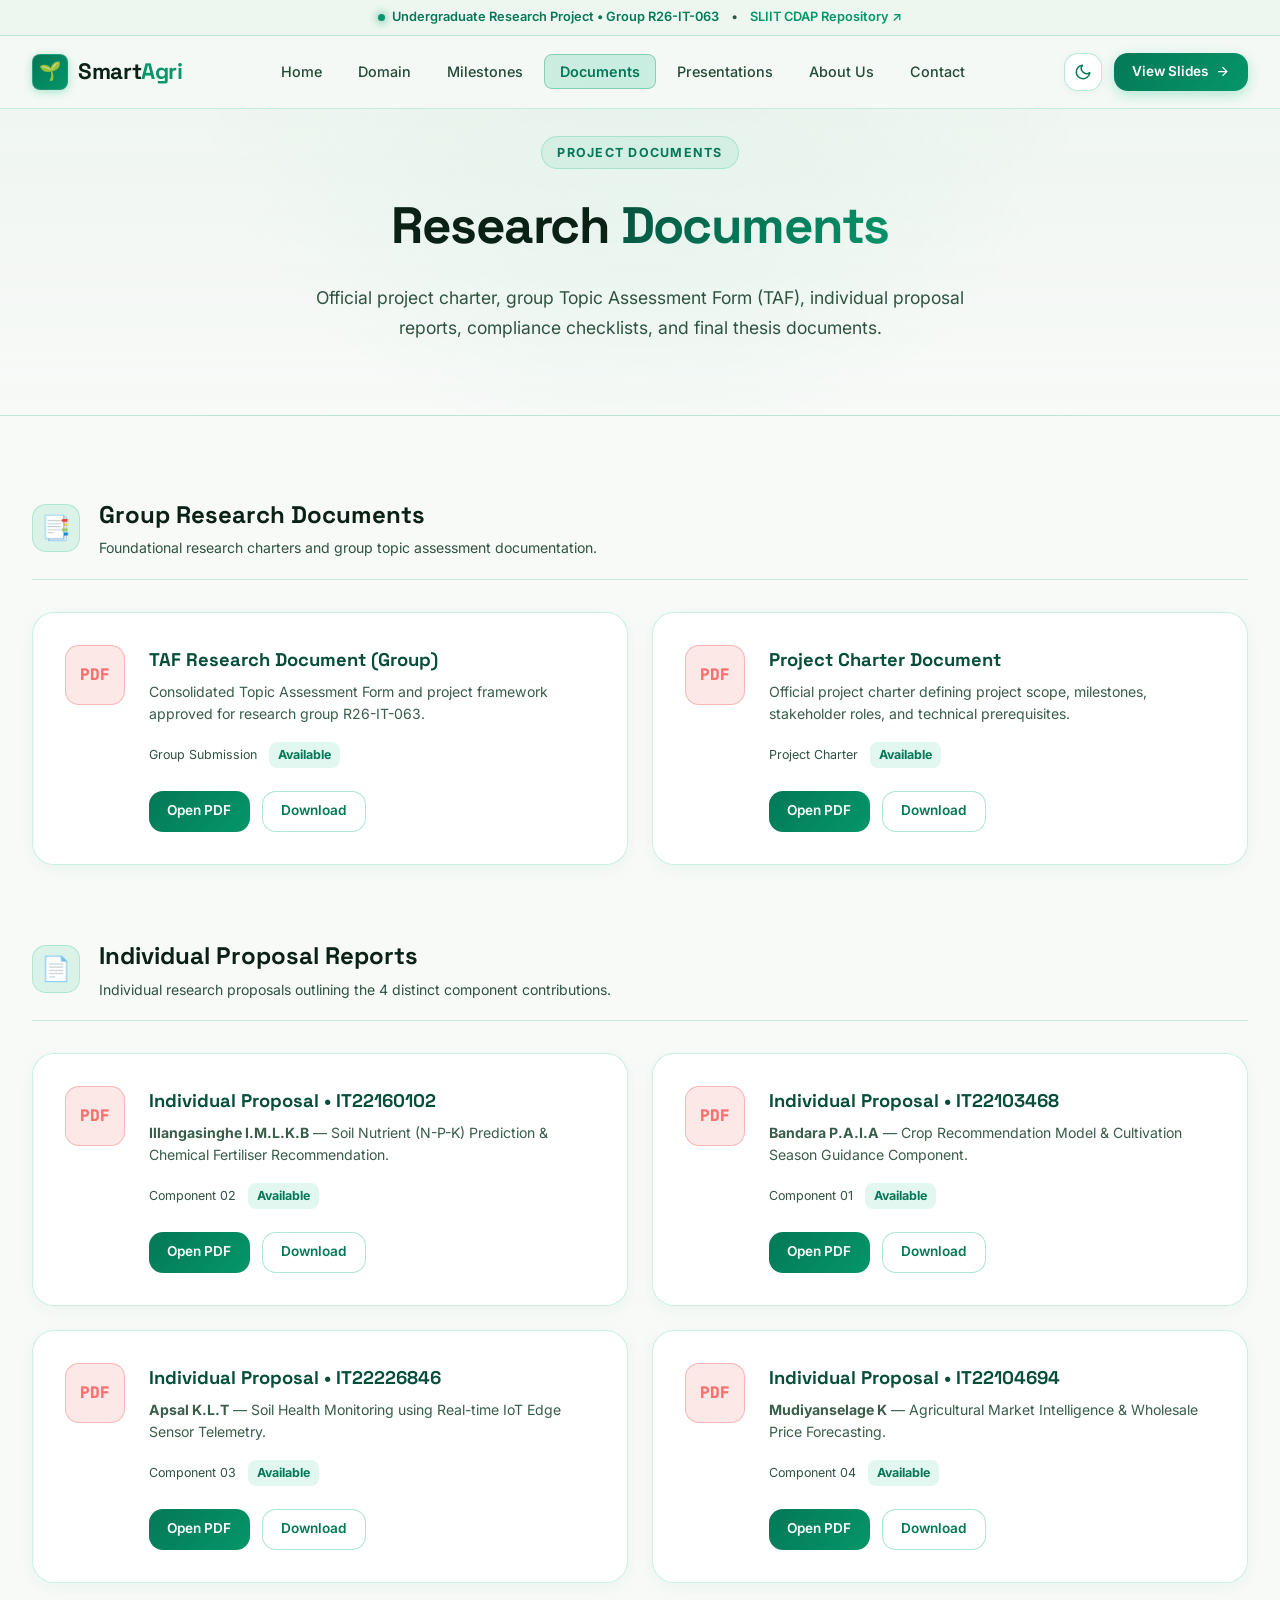
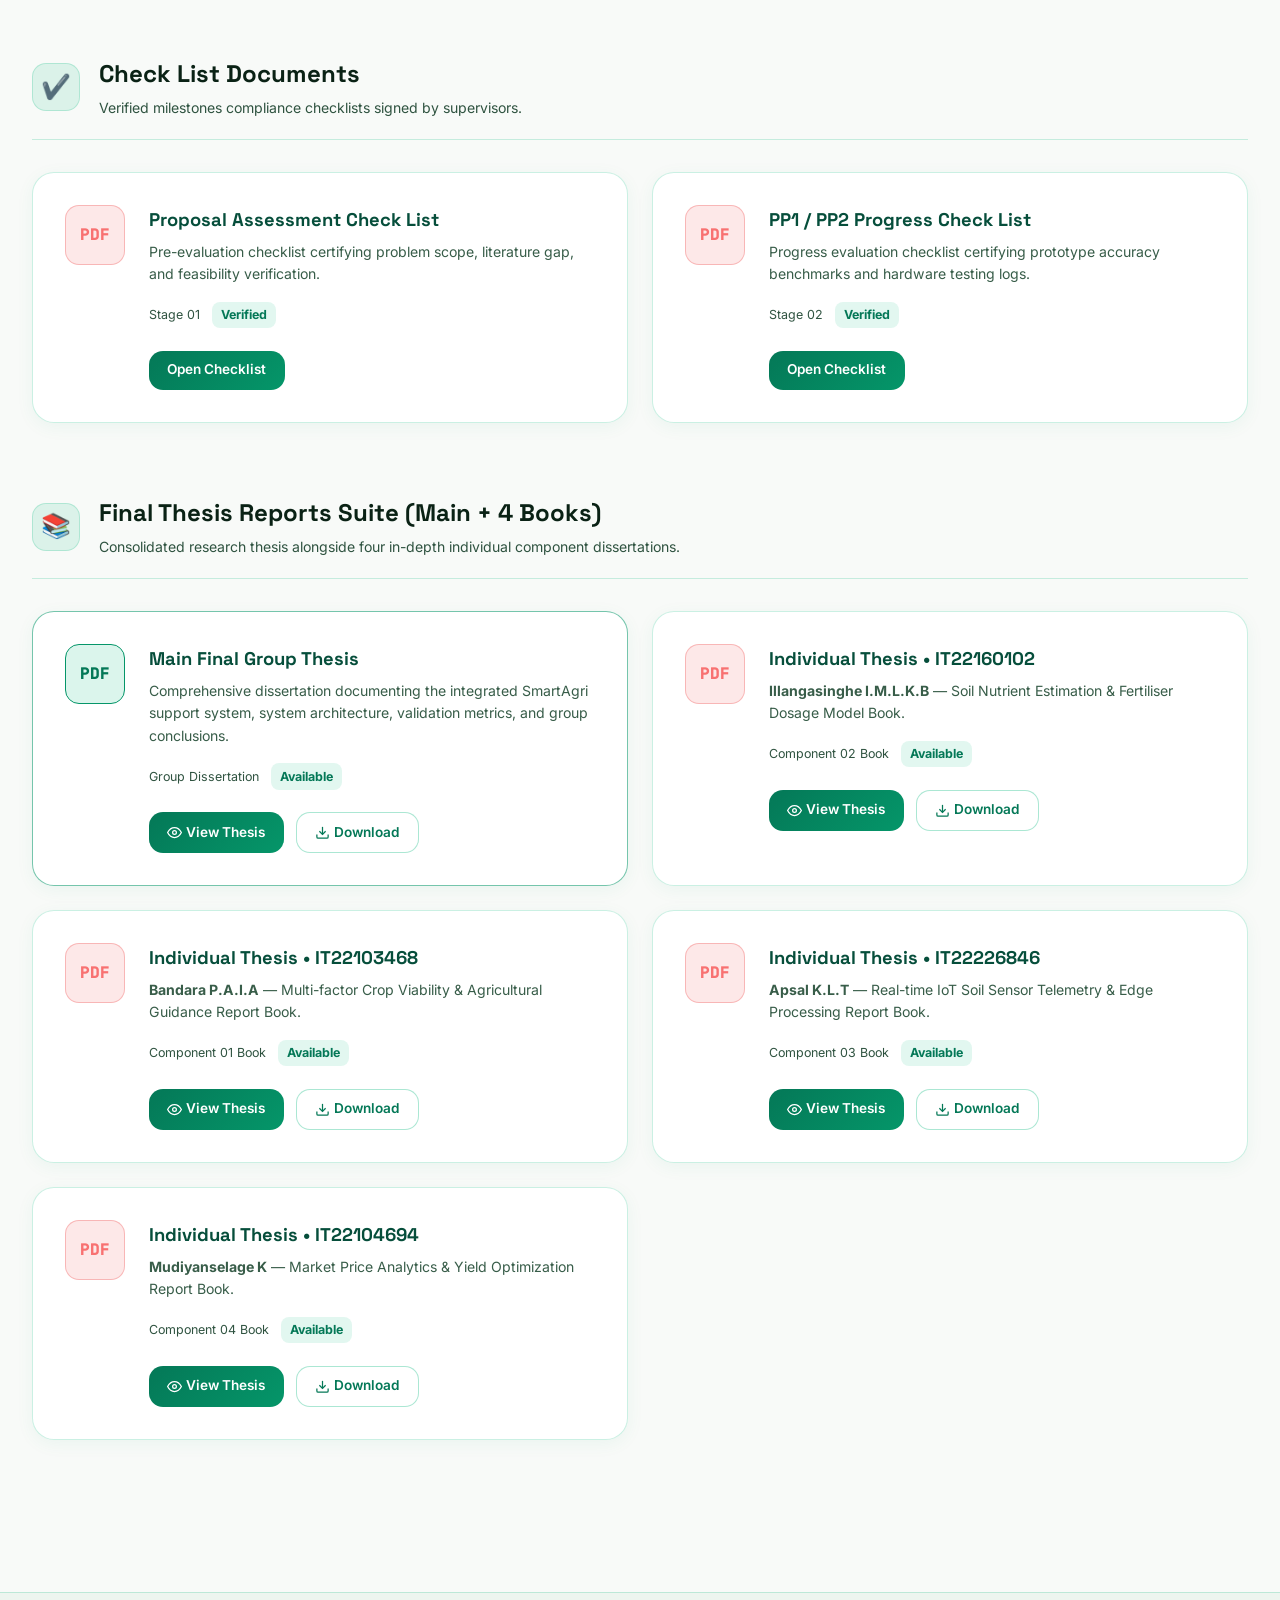
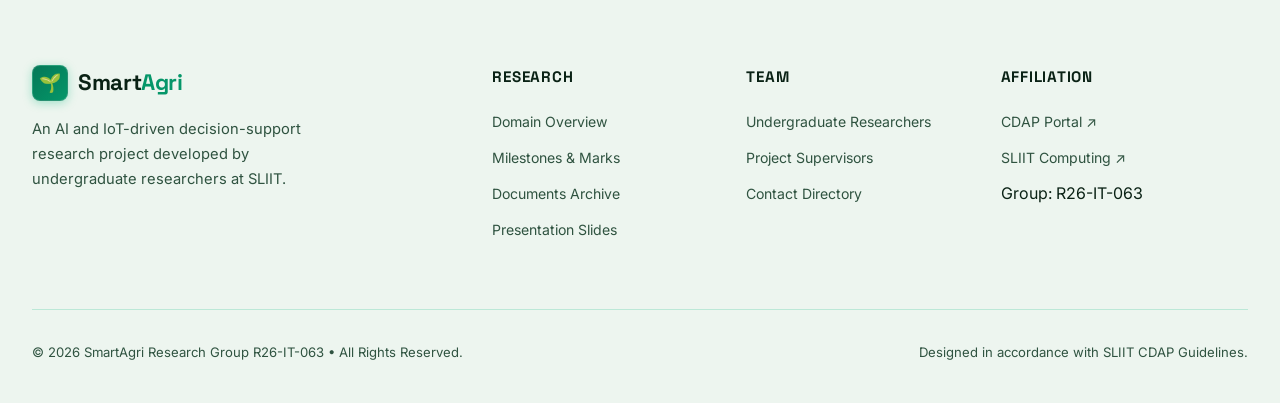
<file: documents.html>
<!DOCTYPE html>
<html lang="en">
<head>
  <meta charset="UTF-8" />
  <meta name="viewport" content="width=device-width, initial-scale=1.0" />
  <meta name="description" content="SmartAgri Documents — Project charter, proposal reports, checklists, and final thesis reports." />
  <title>Documents | SmartAgri</title>

  <link rel="preconnect" href="https://fonts.googleapis.com/" />
  <link rel="preconnect" href="https://fonts.gstatic.com/" crossorigin />
  <link href="https://fonts.googleapis.com/css2?family=Inter:wght@300;400;500;600;700;800;900&family=Space+Grotesk:wght@400;500;600;700&family=JetBrains+Mono:wght@400;500;600&display=swap" rel="stylesheet" />

  <link rel="stylesheet" href="css/style.css" />
  <link rel="stylesheet" href="css/inner.css" />
  <link rel="stylesheet" href="css/inner-extra.css" />
</head>
<body>

  <!-- Site Header (Announcement Bar + Main Navigation) -->
  <header class="site-header" id="siteHeader">
    <div class="announcement-bar">
      <div class="announcement-badge">
        <span class="announcement-dot"></span>
        <span>Undergraduate Research Project &bull; Group R26-IT-063</span>
      </div>
      <span>&bull;</span>
      <a class="announcement-link" href="http://cdap.sliit.lk/" target="_blank" rel="noopener">SLIIT CDAP Repository ↗</a>
    </div>

    <!-- Navigation -->
    <nav class="navbar" id="navbar">
      <div class="nav-container">
        <a class="nav-logo" href="index.html">
          <span class="logo-badge">🌱</span>
          <span class="logo-text">Smart<span class="accent">Agri</span></span>
        </a>

        <ul class="nav-links" id="navLinks">
          <li><a class="nav-link" href="index.html">Home</a></li>
          <li><a class="nav-link" href="domain.html">Domain</a></li>
          <li><a class="nav-link" href="milestones.html">Milestones</a></li>
          <li><a class="nav-link active" href="documents.html">Documents</a></li>
          <li><a class="nav-link" href="presentations.html">Presentations</a></li>
          <li><a class="nav-link" href="about.html">About Us</a></li>
          <li><a class="nav-link" href="contact.html">Contact</a></li>
        </ul>

        <div class="nav-actions">
          <!-- Theme Toggle Button -->
          <button class="theme-toggle-btn" type="button" aria-label="Toggle theme" title="Toggle theme">
            <svg class="theme-icon-sun" style="display:none;" viewBox="0 0 24 24" fill="none" stroke="currentColor" stroke-width="2" stroke-linecap="round" stroke-linejoin="round">
              <circle cx="12" cy="12" r="5"></circle>
              <line x1="12" y1="1" x2="12" y2="3"></line>
              <line x1="12" y1="21" x2="12" y2="23"></line>
              <line x1="4.22" y1="4.22" x2="5.64" y2="5.64"></line>
              <line x1="18.36" y1="18.36" x2="19.78" y2="19.78"></line>
              <line x1="1" y1="12" x2="3" y2="12"></line>
              <line x1="21" y1="12" x2="23" y2="12"></line>
              <line x1="4.22" y1="19.78" x2="5.64" y2="18.36"></line>
              <line x1="18.36" y1="5.64" x2="19.78" y2="4.22"></line>
            </svg>
            <svg class="theme-icon-moon" style="display:block;" viewBox="0 0 24 24" fill="none" stroke="currentColor" stroke-width="2" stroke-linecap="round" stroke-linejoin="round">
              <path d="M21 12.79A9 9 0 1 1 11.21 3 7 7 0 0 0 21 12.79z"></path>
            </svg>
          </button>

          <a class="nav-btn" href="presentations.html">
            <span>View Slides</span>
            <svg width="15" height="15" viewBox="0 0 24 24" fill="none" stroke="currentColor" stroke-width="2"><path d="M5 12h14M12 5l7 7-7 7"/></svg>
          </a>

          <button class="nav-toggle" id="navToggle" aria-label="Toggle navigation">
            <span></span><span></span><span></span>
          </button>
        </div>
      </div>
    </nav>
  </header>

  <!-- Page Header -->
  <header class="page-header">
    <div class="container">
      <span class="section-tag">Project Documents</span>
      <h1>Research <span class="gradient-text">Documents</span></h1>
      <p>Official project charter, group Topic Assessment Form (TAF), individual proposal reports, compliance checklists, and final thesis documents.</p>
    </div>
  </header>

  <main>
    <section class="docs-section">
      <div class="container">

        <!-- 1. Group Charter & TAF Document -->
        <div class="docs-group" id="group-charter">
          <div class="docs-group-header">
            <div class="docs-group-icon">📑</div>
            <div>
              <h2>Group Research Documents</h2>
              <p>Foundational research charters and group topic assessment documentation.</p>
            </div>
          </div>

          <div class="docs-grid">
            <!-- TAF Document -->
            <div class="doc-card available">
              <div class="doc-icon-text">PDF</div>
              <div class="doc-info">
                <h4>TAF Research Document (Group)</h4>
                <p>Consolidated Topic Assessment Form and project framework approved for research group R26-IT-063.</p>
                <div class="doc-meta">
                  <span class="doc-date">Group Submission</span>
                  <span class="doc-status available-tag">Available</span>
                </div>
                <div class="doc-actions">
                  <a href="https://drive.google.com/file/d/1YFblLcih-UJ3UAqxDC8FapsucanuPQW7/preview" target="_blank" rel="noopener" class="doc-request-btn">Open PDF</a>
                  <a href="https://drive.google.com/uc?export=download&id=1YFblLcih-UJ3UAqxDC8FapsucanuPQW7" class="doc-request-btn doc-request-ghost file-download-btn" data-download-url="https://drive.google.com/uc?export=download&id=1YFblLcih-UJ3UAqxDC8FapsucanuPQW7" data-file-name="Group TAF Document">Download</a>
                </div>
              </div>
            </div>

            <!-- Project Charter -->
            <div class="doc-card available">
              <div class="doc-icon-text">PDF</div>
              <div class="doc-info">
                <h4>Project Charter Document</h4>
                <p>Official project charter defining project scope, milestones, stakeholder roles, and technical prerequisites.</p>
                <div class="doc-meta">
                  <span class="doc-date">Project Charter</span>
                  <span class="doc-status available-tag">Available</span>
                </div>
                <div class="doc-actions">
                  <a href="https://drive.google.com/file/d/1YFblLcih-UJ3UAqxDC8FapsucanuPQW7/preview" target="_blank" rel="noopener" class="doc-request-btn">Open PDF</a>
                  <a href="https://drive.google.com/uc?export=download&id=1YFblLcih-UJ3UAqxDC8FapsucanuPQW7" class="doc-request-btn doc-request-ghost file-download-btn" data-download-url="https://drive.google.com/uc?export=download&id=1YFblLcih-UJ3UAqxDC8FapsucanuPQW7" data-file-name="Project Charter">Download</a>
                </div>
              </div>
            </div>
          </div>
        </div>

        <!-- 2. Individual Proposal Reports (4 Members) -->
        <div class="docs-group" id="individual-proposals">
          <div class="docs-group-header">
            <div class="docs-group-icon">📄</div>
            <div>
              <h2>Individual Proposal Reports</h2>
              <p>Individual research proposals outlining the 4 distinct component contributions.</p>
            </div>
          </div>

          <div class="docs-grid">
            <!-- Member 1 -->
            <div class="doc-card available">
              <div class="doc-icon-text">PDF</div>
              <div class="doc-info">
                <h4>Individual Proposal &bull; IT22160102</h4>
                <p><strong>Illangasinghe I.M.L.K.B</strong> &mdash; Soil Nutrient (N-P-K) Prediction &amp; Chemical Fertiliser Recommendation.</p>
                <div class="doc-meta">
                  <span class="doc-date">Component 02</span>
                  <span class="doc-status available-tag">Available</span>
                </div>
                <div class="doc-actions">
                  <a href="https://drive.google.com/file/d/1aQEj_pTVNvwx5sWOyvcSt-B2EgydfOb5/preview" target="_blank" rel="noopener" class="doc-request-btn">Open PDF</a>
                  <a href="https://drive.google.com/uc?export=download&id=1aQEj_pTVNvwx5sWOyvcSt-B2EgydfOb5" class="doc-request-btn doc-request-ghost file-download-btn" data-download-url="https://drive.google.com/uc?export=download&id=1aQEj_pTVNvwx5sWOyvcSt-B2EgydfOb5" data-file-name="Individual Proposal IT22160102">Download</a>
                </div>
              </div>
            </div>

            <!-- Member 2 -->
            <div class="doc-card available">
              <div class="doc-icon-text">PDF</div>
              <div class="doc-info">
                <h4>Individual Proposal &bull; IT22103468</h4>
                <p><strong>Bandara P.A.I.A</strong> &mdash; Crop Recommendation Model &amp; Cultivation Season Guidance Component.</p>
                <div class="doc-meta">
                  <span class="doc-date">Component 01</span>
                  <span class="doc-status available-tag">Available</span>
                </div>
                <div class="doc-actions">
                  <a href="https://drive.google.com/file/d/1ypsuIFX4UlO9ls5wNdX5BAE3yYBuy9Em/preview" target="_blank" rel="noopener" class="doc-request-btn">Open PDF</a>
                  <a href="https://drive.google.com/uc?export=download&id=1ypsuIFX4UlO9ls5wNdX5BAE3yYBuy9Em" class="doc-request-btn doc-request-ghost file-download-btn" data-download-url="https://drive.google.com/uc?export=download&id=1ypsuIFX4UlO9ls5wNdX5BAE3yYBuy9Em" data-file-name="Individual Proposal IT22103468">Download</a>
                </div>
              </div>
            </div>

            <!-- Member 3 -->
            <div class="doc-card available">
              <div class="doc-icon-text">PDF</div>
              <div class="doc-info">
                <h4>Individual Proposal &bull; IT22226846</h4>
                <p><strong>Apsal K.L.T</strong> &mdash; Soil Health Monitoring using Real-time IoT Edge Sensor Telemetry.</p>
                <div class="doc-meta">
                  <span class="doc-date">Component 03</span>
                  <span class="doc-status available-tag">Available</span>
                </div>
                <div class="doc-actions">
                  <a href="https://drive.google.com/file/d/1Vk_agUMdIg3teRNITGudhzAXD8HGk8PI/preview" target="_blank" rel="noopener" class="doc-request-btn">Open PDF</a>
                  <a href="https://drive.google.com/uc?export=download&id=1Vk_agUMdIg3teRNITGudhzAXD8HGk8PI" class="doc-request-btn doc-request-ghost file-download-btn" data-download-url="https://drive.google.com/uc?export=download&id=1Vk_agUMdIg3teRNITGudhzAXD8HGk8PI" data-file-name="Individual Proposal IT22226846">Download</a>
                </div>
              </div>
            </div>

            <!-- Member 4 -->
            <div class="doc-card available">
              <div class="doc-icon-text">PDF</div>
              <div class="doc-info">
                <h4>Individual Proposal &bull; IT22104694</h4>
                <p><strong>Mudiyanselage K</strong> &mdash; Agricultural Market Intelligence &amp; Wholesale Price Forecasting.</p>
                <div class="doc-meta">
                  <span class="doc-date">Component 04</span>
                  <span class="doc-status available-tag">Available</span>
                </div>
                <div class="doc-actions">
                  <a href="https://drive.google.com/file/d/1KukbDBuq-Z1rwF2j0pcacqE-_TLhh2BQ/preview" target="_blank" rel="noopener" class="doc-request-btn">Open PDF</a>
                  <a href="https://drive.google.com/uc?export=download&id=1KukbDBuq-Z1rwF2j0pcacqE-_TLhh2BQ" class="doc-request-btn doc-request-ghost file-download-btn" data-download-url="https://drive.google.com/uc?export=download&id=1KukbDBuq-Z1rwF2j0pcacqE-_TLhh2BQ" data-file-name="Individual Proposal IT22104694">Download</a>
                </div>
              </div>
            </div>
          </div>
        </div>

        <!-- 3. Check List Documents (PDF Page 12) -->
        <div class="docs-group" id="checklists">
          <div class="docs-group-header">
            <div class="docs-group-icon">✔️</div>
            <div>
              <h2>Check List Documents</h2>
              <p>Verified milestones compliance checklists signed by supervisors.</p>
            </div>
          </div>

          <div class="docs-grid">
            <div class="doc-card available">
              <div class="doc-icon-text">PDF</div>
              <div class="doc-info">
                <h4>Proposal Assessment Check List</h4>
                <p>Pre-evaluation checklist certifying problem scope, literature gap, and feasibility verification.</p>
                <div class="doc-meta">
                  <span class="doc-date">Stage 01</span>
                  <span class="doc-status available-tag">Verified</span>
                </div>
                <div class="doc-actions">
                  <a href="https://drive.google.com/file/d/1YFblLcih-UJ3UAqxDC8FapsucanuPQW7/preview" target="_blank" rel="noopener" class="doc-request-btn">Open Checklist</a>
                </div>
              </div>
            </div>

            <div class="doc-card available">
              <div class="doc-icon-text">PDF</div>
              <div class="doc-info">
                <h4>PP1 / PP2 Progress Check List</h4>
                <p>Progress evaluation checklist certifying prototype accuracy benchmarks and hardware testing logs.</p>
                <div class="doc-meta">
                  <span class="doc-date">Stage 02</span>
                  <span class="doc-status available-tag">Verified</span>
                </div>
                <div class="doc-actions">
                  <a href="https://drive.google.com/file/d/1YFblLcih-UJ3UAqxDC8FapsucanuPQW7/preview" target="_blank" rel="noopener" class="doc-request-btn">Open Checklist</a>
                </div>
              </div>
            </div>
          </div>
        </div>

        <!-- 4. Final Thesis Reports (PDF Page 12: "4 docs with the main") -->
        <div class="docs-group" id="final-theses">
          <div class="docs-group-header">
            <div class="docs-group-icon">📚</div>
            <div>
              <h2>Final Thesis Reports Suite (Main + 4 Books)</h2>
              <p>Consolidated research thesis alongside four in-depth individual component dissertations.</p>
            </div>
          </div>

          <div class="docs-grid">
            <!-- Main Final Thesis -->
            <div class="doc-card available" style="border-color: var(--clr-border-hover);">
              <div class="doc-icon-text" style="background: rgba(16, 185, 129, 0.15); border-color: var(--clr-primary); color: var(--clr-primary-light);">PDF</div>
              <div class="doc-info">
                <h4>Main Final Group Thesis</h4>
                <p>Comprehensive dissertation documenting the integrated SmartAgri support system, system architecture, validation metrics, and group conclusions.</p>
                <div class="doc-meta">
                  <span class="doc-date">Group Dissertation</span>
                  <span class="doc-status available-tag">Available</span>
                </div>
                <div class="doc-actions">
                  <a href="https://drive.google.com/file/d/14ruXo7RHfDkmMeW0XTDN6FO12XhZzNbE/view?usp=sharing" target="_blank" rel="noopener" class="doc-request-btn">
                    <svg width="15" height="15" viewBox="0 0 24 24" fill="none" stroke="currentColor" stroke-width="2" style="margin-right: 4px;"><path d="M1 12s4-8 11-8 11 8 11 8-4 8-11 8-11-8-11-8z"></path><circle cx="12" cy="12" r="3"></circle></svg>
                    View Thesis
                  </a>
                  <a href="https://drive.google.com/uc?export=download&id=14ruXo7RHfDkmMeW0XTDN6FO12XhZzNbE" class="doc-request-btn doc-request-ghost file-download-btn" data-download-url="https://drive.google.com/uc?export=download&id=14ruXo7RHfDkmMeW0XTDN6FO12XhZzNbE" data-file-name="SmartAgri Main Final Group Thesis" download>
                    <svg width="15" height="15" viewBox="0 0 24 24" fill="none" stroke="currentColor" stroke-width="2" style="margin-right: 4px;"><path d="M21 15v4a2 2 0 0 1-2 2H5a2 2 0 0 1-2-2v-4"></path><polyline points="7 10 12 15 17 10"></polyline><line x1="12" y1="15" x2="12" y2="3"></line></svg>
                    Download
                  </a>
                </div>
              </div>
            </div>

            <!-- Individual Thesis 1 -->
            <div class="doc-card available">
              <div class="doc-icon-text">PDF</div>
              <div class="doc-info">
                <h4>Individual Thesis &bull; IT22160102</h4>
                <p><strong>Illangasinghe I.M.L.K.B</strong> &mdash; Soil Nutrient Estimation &amp; Fertiliser Dosage Model Book.</p>
                <div class="doc-meta">
                  <span class="doc-date">Component 02 Book</span>
                  <span class="doc-status available-tag">Available</span>
                </div>
                <div class="doc-actions">
                  <a href="https://drive.google.com/file/d/1WcEozl_G-JmsWQ5l9AT1SauOQ7keh_IB/view?usp=drive_link" target="_blank" rel="noopener" class="doc-request-btn">
                    <svg width="15" height="15" viewBox="0 0 24 24" fill="none" stroke="currentColor" stroke-width="2" style="margin-right: 4px;"><path d="M1 12s4-8 11-8 11 8 11 8-4 8-11 8-11-8-11-8z"></path><circle cx="12" cy="12" r="3"></circle></svg>
                    View Thesis
                  </a>
                  <a href="https://drive.google.com/uc?export=download&id=1WcEozl_G-JmsWQ5l9AT1SauOQ7keh_IB" class="doc-request-btn doc-request-ghost file-download-btn" data-download-url="https://drive.google.com/uc?export=download&id=1WcEozl_G-JmsWQ5l9AT1SauOQ7keh_IB" data-file-name="Individual Thesis IT22160102" download>
                    <svg width="15" height="15" viewBox="0 0 24 24" fill="none" stroke="currentColor" stroke-width="2" style="margin-right: 4px;"><path d="M21 15v4a2 2 0 0 1-2 2H5a2 2 0 0 1-2-2v-4"></path><polyline points="7 10 12 15 17 10"></polyline><line x1="12" y1="15" x2="12" y2="3"></line></svg>
                    Download
                  </a>
                </div>
              </div>
            </div>

            <!-- Individual Thesis 2 -->
            <div class="doc-card available">
              <div class="doc-icon-text">PDF</div>
              <div class="doc-info">
                <h4>Individual Thesis &bull; IT22103468</h4>
                <p><strong>Bandara P.A.I.A</strong> &mdash; Multi-factor Crop Viability &amp; Agricultural Guidance Report Book.</p>
                <div class="doc-meta">
                  <span class="doc-date">Component 01 Book</span>
                  <span class="doc-status available-tag">Available</span>
                </div>
                <div class="doc-actions">
                  <a href="https://drive.google.com/file/d/1XpI-7DoXM74rwvFtTBG5kipKe_2o5DLr/view?usp=drive_link" target="_blank" rel="noopener" class="doc-request-btn">
                    <svg width="15" height="15" viewBox="0 0 24 24" fill="none" stroke="currentColor" stroke-width="2" style="margin-right: 4px;"><path d="M1 12s4-8 11-8 11 8 11 8-4 8-11 8-11-8-11-8z"></path><circle cx="12" cy="12" r="3"></circle></svg>
                    View Thesis
                  </a>
                  <a href="https://drive.google.com/uc?export=download&id=1XpI-7DoXM74rwvFtTBG5kipKe_2o5DLr" class="doc-request-btn doc-request-ghost file-download-btn" data-download-url="https://drive.google.com/uc?export=download&id=1XpI-7DoXM74rwvFtTBG5kipKe_2o5DLr" data-file-name="Individual Thesis IT22103468" download>
                    <svg width="15" height="15" viewBox="0 0 24 24" fill="none" stroke="currentColor" stroke-width="2" style="margin-right: 4px;"><path d="M21 15v4a2 2 0 0 1-2 2H5a2 2 0 0 1-2-2v-4"></path><polyline points="7 10 12 15 17 10"></polyline><line x1="12" y1="15" x2="12" y2="3"></line></svg>
                    Download
                  </a>
                </div>
              </div>
            </div>

            <!-- Individual Thesis 3 -->
            <div class="doc-card available">
              <div class="doc-icon-text">PDF</div>
              <div class="doc-info">
                <h4>Individual Thesis &bull; IT22226846</h4>
                <p><strong>Apsal K.L.T</strong> &mdash; Real-time IoT Soil Sensor Telemetry &amp; Edge Processing Report Book.</p>
                <div class="doc-meta">
                  <span class="doc-date">Component 03 Book</span>
                  <span class="doc-status available-tag">Available</span>
                </div>
                <div class="doc-actions">
                  <a href="https://drive.google.com/file/d/1GgJG3SZcDCwrgjKfszgbwjiR_fiu1CAJ/view?usp=sharing" target="_blank" rel="noopener" class="doc-request-btn">
                    <svg width="15" height="15" viewBox="0 0 24 24" fill="none" stroke="currentColor" stroke-width="2" style="margin-right: 4px;"><path d="M1 12s4-8 11-8 11 8 11 8-4 8-11 8-11-8-11-8z"></path><circle cx="12" cy="12" r="3"></circle></svg>
                    View Thesis
                  </a>
                  <a href="https://drive.google.com/uc?export=download&id=1GgJG3SZcDCwrgjKfszgbwjiR_fiu1CAJ" class="doc-request-btn doc-request-ghost file-download-btn" data-download-url="https://drive.google.com/uc?export=download&id=1GgJG3SZcDCwrgjKfszgbwjiR_fiu1CAJ" data-file-name="Individual Thesis IT22226846" download>
                    <svg width="15" height="15" viewBox="0 0 24 24" fill="none" stroke="currentColor" stroke-width="2" style="margin-right: 4px;"><path d="M21 15v4a2 2 0 0 1-2 2H5a2 2 0 0 1-2-2v-4"></path><polyline points="7 10 12 15 17 10"></polyline><line x1="12" y1="15" x2="12" y2="3"></line></svg>
                    Download
                  </a>
                </div>
              </div>
            </div>

            <!-- Individual Thesis 4 -->
            <div class="doc-card available">
              <div class="doc-icon-text">PDF</div>
              <div class="doc-info">
                <h4>Individual Thesis &bull; IT22104694</h4>
                <p><strong>Mudiyanselage K</strong> &mdash; Market Price Analytics &amp; Yield Optimization Report Book.</p>
                <div class="doc-meta">
                  <span class="doc-date">Component 04 Book</span>
                  <span class="doc-status available-tag">Available</span>
                </div>
                <div class="doc-actions">
                  <a href="https://drive.google.com/file/d/11_DnrIQoo7BbcosVLCyYXa4lCR-ERXvD/view?usp=sharing" target="_blank" rel="noopener" class="doc-request-btn">
                    <svg width="15" height="15" viewBox="0 0 24 24" fill="none" stroke="currentColor" stroke-width="2" style="margin-right: 4px;"><path d="M1 12s4-8 11-8 11 8 11 8-4 8-11 8-11-8-11-8z"></path><circle cx="12" cy="12" r="3"></circle></svg>
                    View Thesis
                  </a>
                  <a href="https://drive.google.com/uc?export=download&id=11_DnrIQoo7BbcosVLCyYXa4lCR-ERXvD" class="doc-request-btn doc-request-ghost file-download-btn" data-download-url="https://drive.google.com/uc?export=download&id=11_DnrIQoo7BbcosVLCyYXa4lCR-ERXvD" data-file-name="Individual Thesis IT22104694" download>
                    <svg width="15" height="15" viewBox="0 0 24 24" fill="none" stroke="currentColor" stroke-width="2" style="margin-right: 4px;"><path d="M21 15v4a2 2 0 0 1-2 2H5a2 2 0 0 1-2-2v-4"></path><polyline points="7 10 12 15 17 10"></polyline><line x1="12" y1="15" x2="12" y2="3"></line></svg>
                    Download
                  </a>
                </div>
              </div>
            </div>
          </div>
        </div>

      </div>
    </section>
  </main>

  <!-- Footer -->
  <footer class="footer">
    <div class="container">
      <div class="footer-grid">
        <div class="footer-brand">
          <a class="nav-logo" href="index.html">
            <span class="logo-badge">🌱</span>
            <span class="logo-text">Smart<span class="accent">Agri</span></span>
          </a>
          <p>An AI and IoT-driven decision-support research project developed by undergraduate researchers at SLIIT.</p>
        </div>

        <div class="footer-col">
          <h4>Research</h4>
          <ul>
            <li><a href="domain.html">Domain Overview</a></li>
            <li><a href="milestones.html">Milestones &amp; Marks</a></li>
            <li><a href="documents.html">Documents Archive</a></li>
            <li><a href="presentations.html">Presentation Slides</a></li>
          </ul>
        </div>

        <div class="footer-col">
          <h4>Team</h4>
          <ul>
            <li><a href="about.html">Undergraduate Researchers</a></li>
            <li><a href="about.html#supervisors">Project Supervisors</a></li>
            <li><a href="contact.html">Contact Directory</a></li>
          </ul>
        </div>

        <div class="footer-col">
          <h4>Affiliation</h4>
          <ul>
            <li><a href="http://cdap.sliit.lk/" target="_blank" rel="noopener">CDAP Portal ↗</a></li>
            <li><a href="https://www.sliit.lk/" target="_blank" rel="noopener">SLIIT Computing ↗</a></li>
            <li><span>Group: R26-IT-063</span></li>
          </ul>
        </div>
      </div>

      <div class="footer-bottom">
        <div>&copy; 2026 SmartAgri Research Group R26-IT-063 &bull; All Rights Reserved.</div>
        <div>Designed in accordance with SLIIT CDAP Guidelines.</div>
      </div>
    </div>
  </footer>

  <script src="js/main.js"></script>
</body>
</html>
</file>
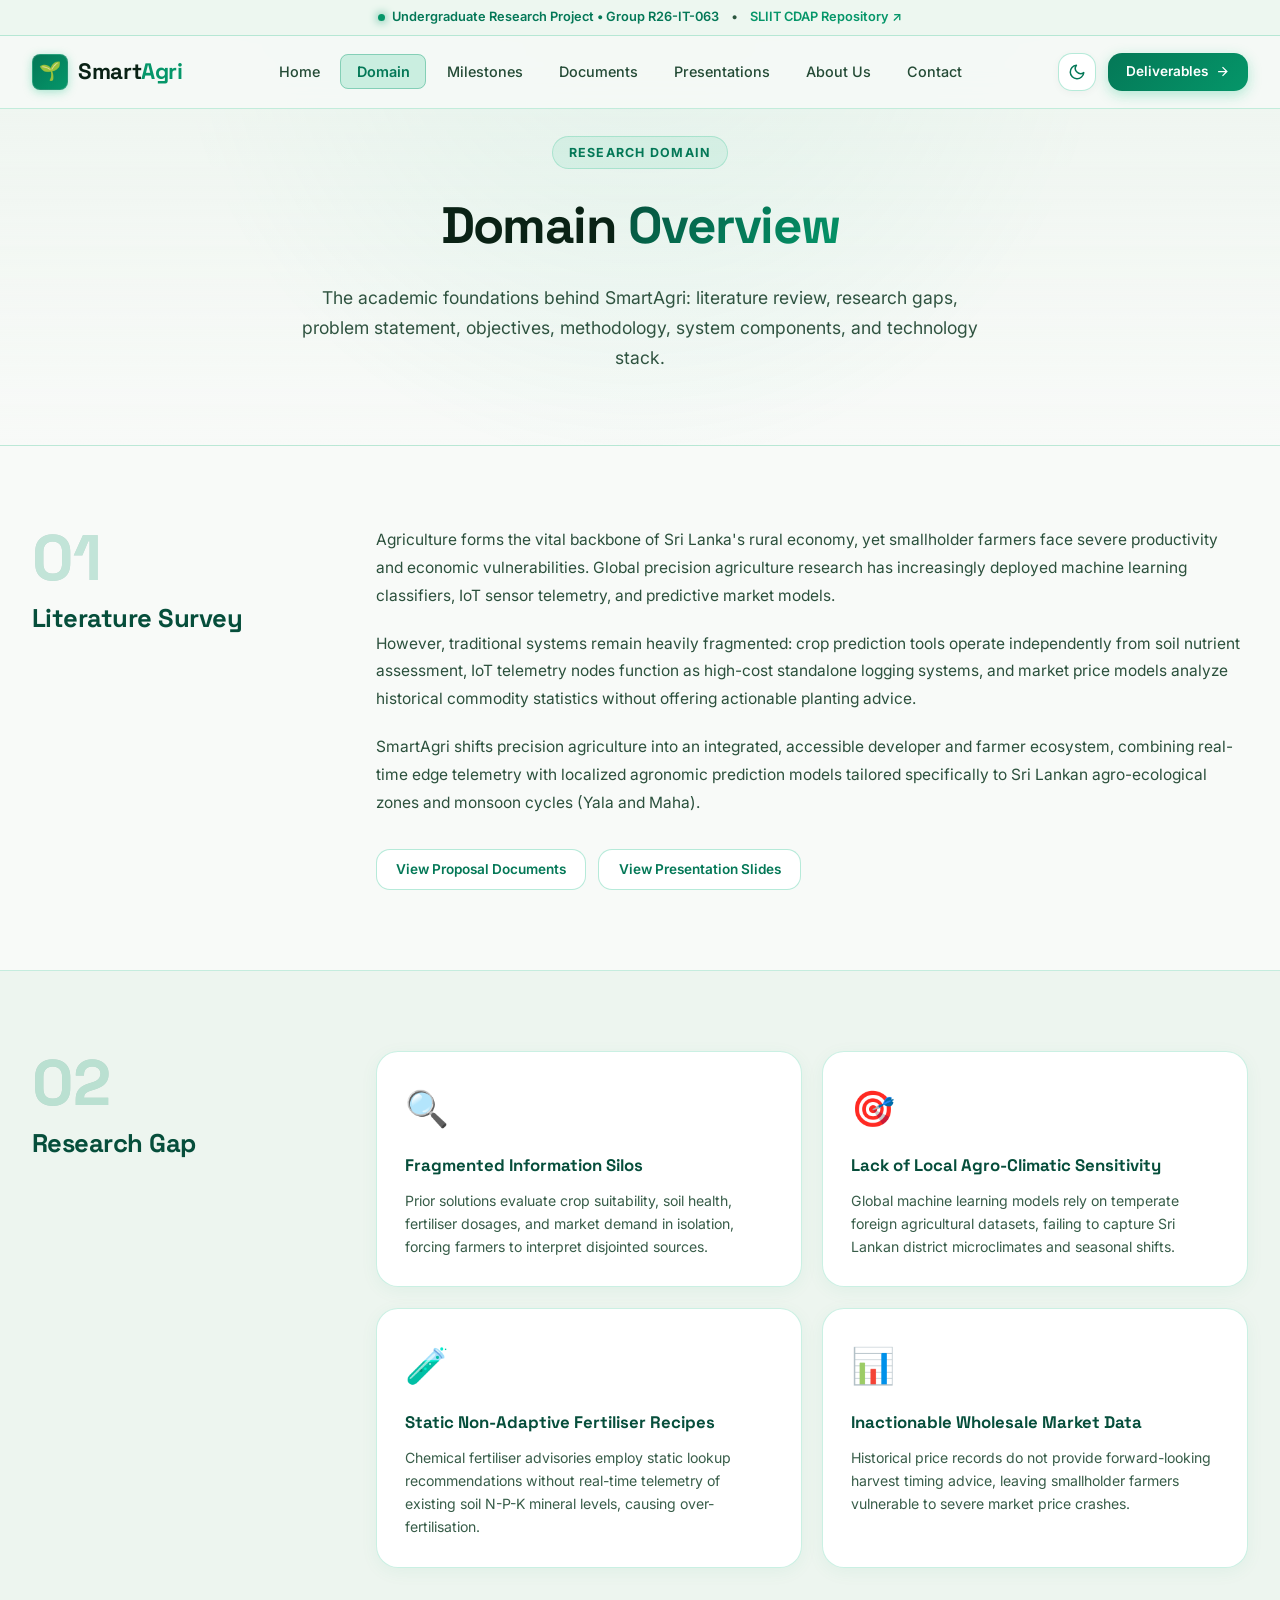
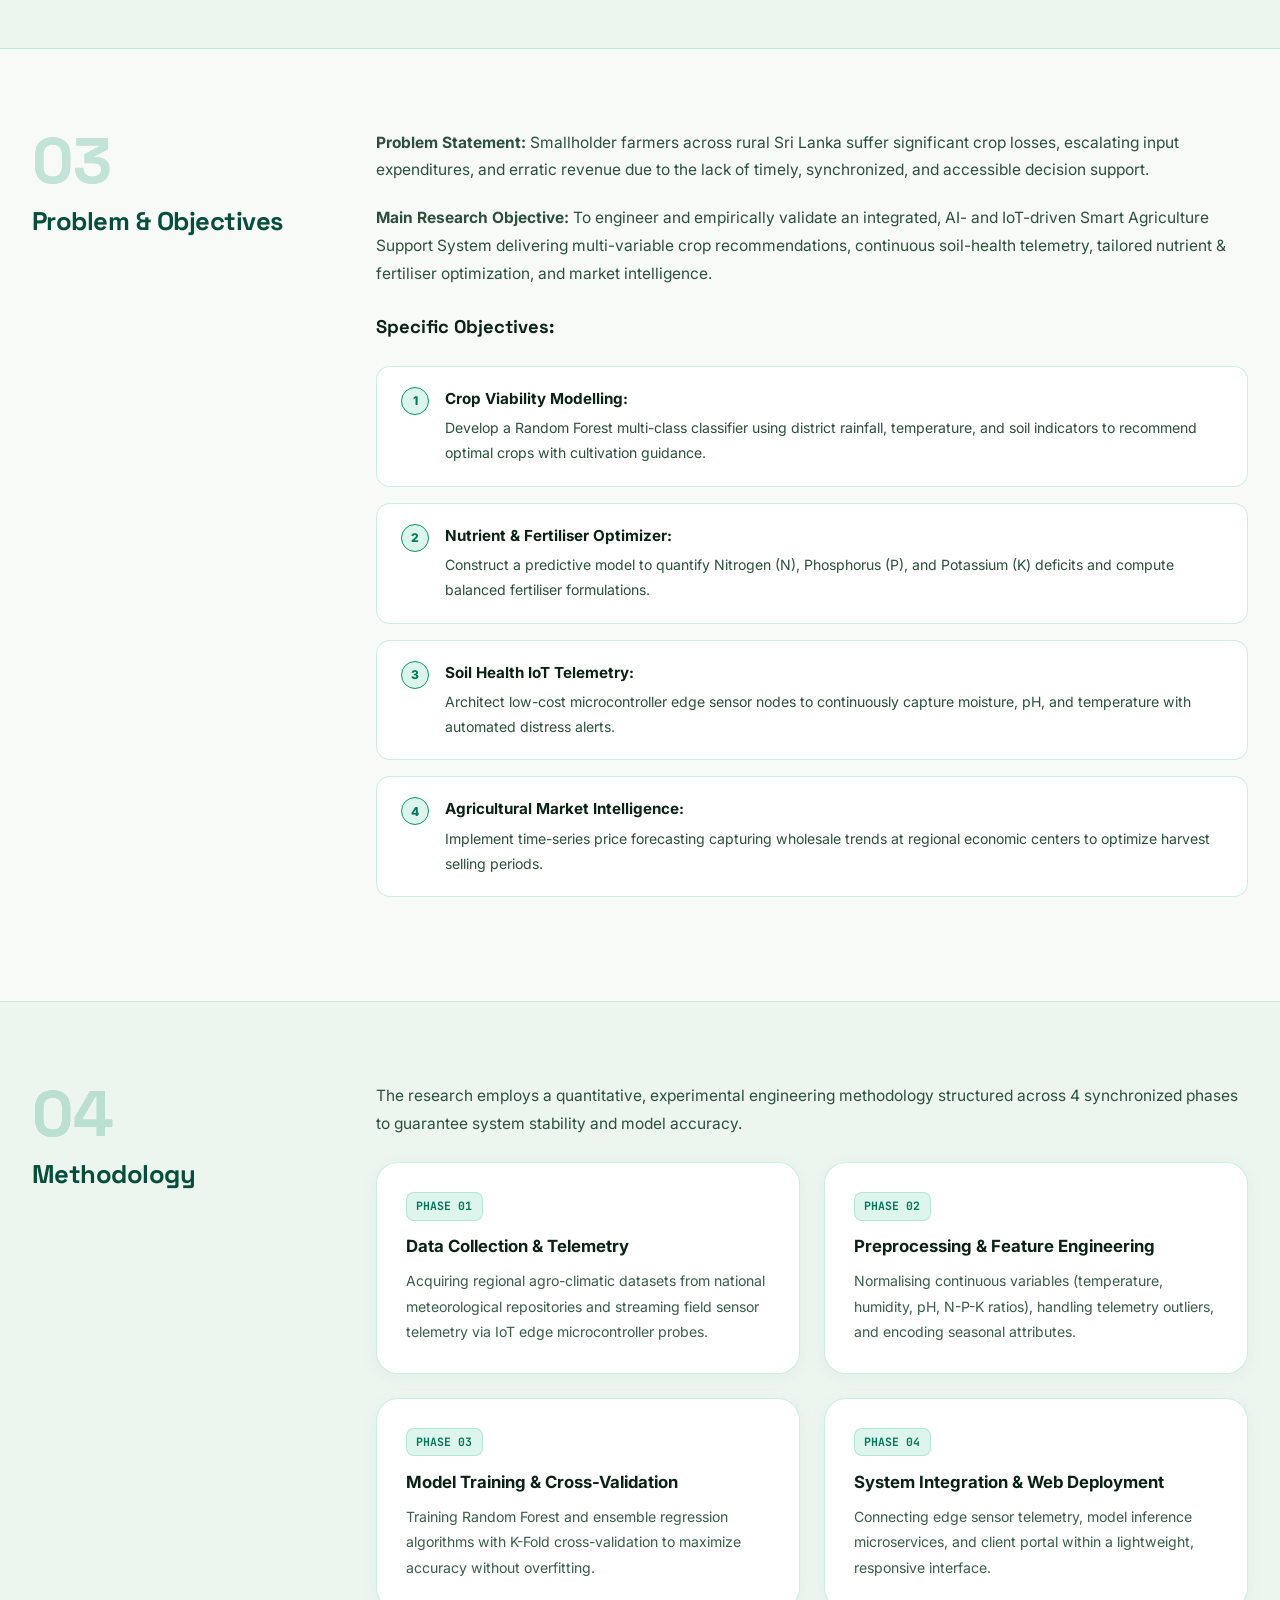
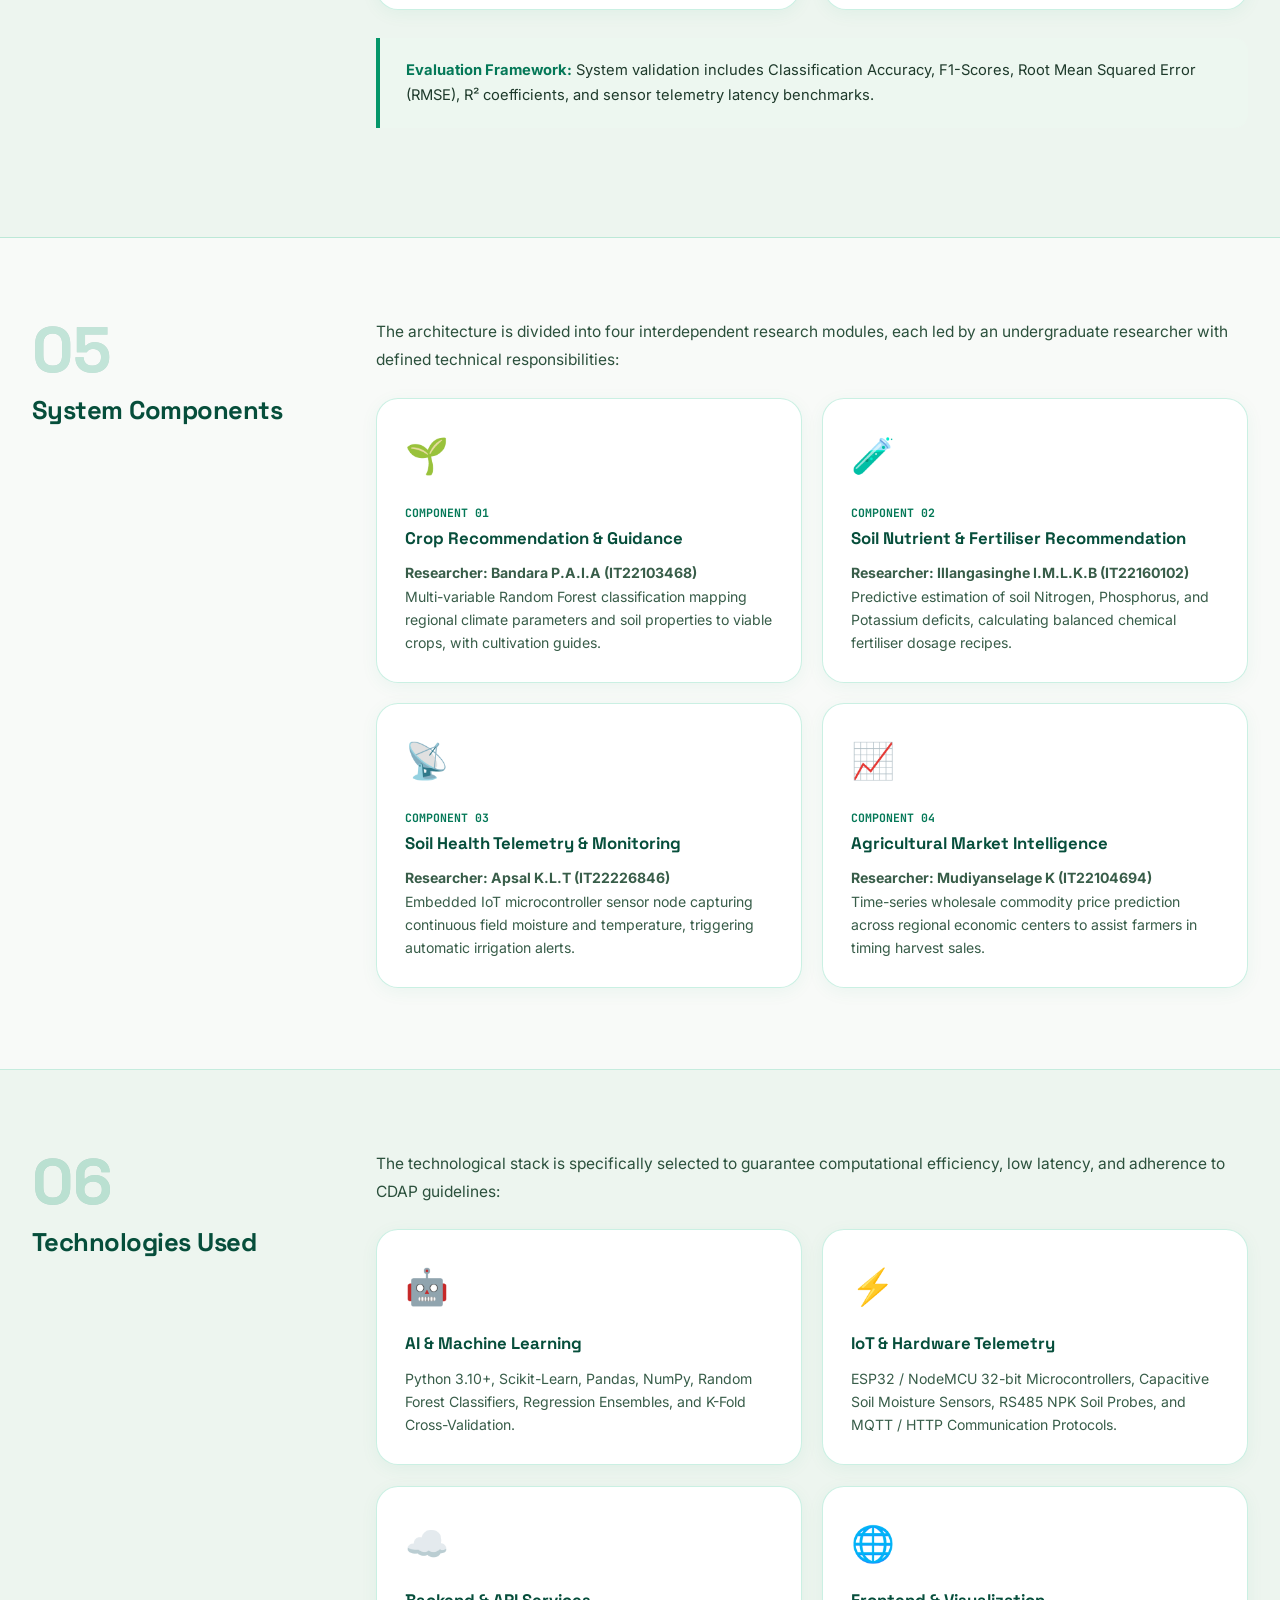
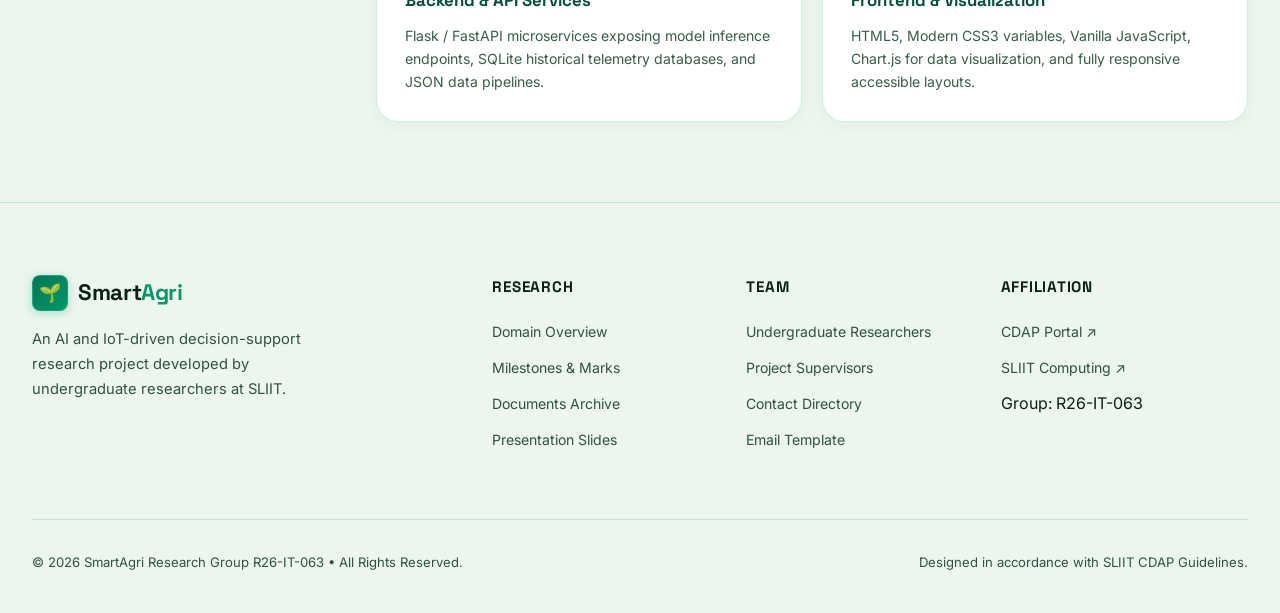
<file: domain.html>
<!DOCTYPE html>
<html lang="en">
<head>
  <meta charset="UTF-8" />
  <meta name="viewport" content="width=device-width, initial-scale=1.0" />
  <meta name="description" content="SmartAgri Domain — Research background, literature survey, research gap, problem, objectives, methodology, and technologies used." />
  <title>Domain Overview | SmartAgri</title>

  <link rel="preconnect" href="https://fonts.googleapis.com/" />
  <link rel="preconnect" href="https://fonts.gstatic.com/" crossorigin />
  <link href="https://fonts.googleapis.com/css2?family=Inter:wght@300;400;500;600;700;800;900&family=Space+Grotesk:wght@400;500;600;700&family=JetBrains+Mono:wght@400;500;600&display=swap" rel="stylesheet" />

  <link rel="stylesheet" href="css/style.css" />
  <link rel="stylesheet" href="css/inner.css" />
  <link rel="stylesheet" href="css/inner-extra.css" />
</head>
<body>

  <!-- Site Header (Announcement Bar + Main Navigation) -->
  <header class="site-header" id="siteHeader">
    <div class="announcement-bar">
      <div class="announcement-badge">
        <span class="announcement-dot"></span>
        <span>Undergraduate Research Project &bull; Group R26-IT-063</span>
      </div>
      <span>&bull;</span>
      <a class="announcement-link" href="http://cdap.sliit.lk/" target="_blank" rel="noopener">SLIIT CDAP Repository ↗</a>
    </div>

    <!-- Navigation -->
    <nav class="navbar" id="navbar">
      <div class="nav-container">
        <a class="nav-logo" href="index.html">
          <span class="logo-badge">🌱</span>
          <span class="logo-text">Smart<span class="accent">Agri</span></span>
        </a>

        <ul class="nav-links" id="navLinks">
          <li><a class="nav-link" href="index.html">Home</a></li>
          <li><a class="nav-link active" href="domain.html">Domain</a></li>
          <li><a class="nav-link" href="milestones.html">Milestones</a></li>
          <li><a class="nav-link" href="documents.html">Documents</a></li>
          <li><a class="nav-link" href="presentations.html">Presentations</a></li>
          <li><a class="nav-link" href="about.html">About Us</a></li>
          <li><a class="nav-link" href="contact.html">Contact</a></li>
        </ul>

        <div class="nav-actions">
          <!-- Theme Toggle Button -->
          <button class="theme-toggle-btn" type="button" aria-label="Toggle theme" title="Toggle theme">
            <svg class="theme-icon-sun" style="display:none;" viewBox="0 0 24 24" fill="none" stroke="currentColor" stroke-width="2" stroke-linecap="round" stroke-linejoin="round">
              <circle cx="12" cy="12" r="5"></circle>
              <line x1="12" y1="1" x2="12" y2="3"></line>
              <line x1="12" y1="21" x2="12" y2="23"></line>
              <line x1="4.22" y1="4.22" x2="5.64" y2="5.64"></line>
              <line x1="18.36" y1="18.36" x2="19.78" y2="19.78"></line>
              <line x1="1" y1="12" x2="3" y2="12"></line>
              <line x1="21" y1="12" x2="23" y2="12"></line>
              <line x1="4.22" y1="19.78" x2="5.64" y2="18.36"></line>
              <line x1="18.36" y1="5.64" x2="19.78" y2="4.22"></line>
            </svg>
            <svg class="theme-icon-moon" style="display:block;" viewBox="0 0 24 24" fill="none" stroke="currentColor" stroke-width="2" stroke-linecap="round" stroke-linejoin="round">
              <path d="M21 12.79A9 9 0 1 1 11.21 3 7 7 0 0 0 21 12.79z"></path>
            </svg>
          </button>

          <a class="nav-btn" href="documents.html">
            <span>Deliverables</span>
            <svg width="15" height="15" viewBox="0 0 24 24" fill="none" stroke="currentColor" stroke-width="2"><path d="M5 12h14M12 5l7 7-7 7"/></svg>
          </a>

          <button class="nav-toggle" id="navToggle" aria-label="Toggle navigation">
            <span></span><span></span><span></span>
          </button>
        </div>
      </div>
    </nav>
  </header>

  <!-- Page Header -->
  <header class="page-header">
    <div class="container">
      <span class="section-tag">Research Domain</span>
      <h1>Domain <span class="gradient-text">Overview</span></h1>
      <p>The academic foundations behind SmartAgri: literature review, research gaps, problem statement, objectives, methodology, system components, and technology stack.</p>
    </div>
  </header>

  <main>
    <!-- Section 01: Literature Survey -->
    <section class="domain-section" id="literature-survey">
      <div class="container">
        <div class="domain-block">
          <div class="domain-label">
            <span class="domain-num">01</span>
            <h2>Literature Survey</h2>
          </div>

          <div class="domain-content">
            <p>
              Agriculture forms the vital backbone of Sri Lanka's rural economy, yet smallholder farmers face severe productivity and economic vulnerabilities. Global precision agriculture research has increasingly deployed machine learning classifiers, IoT sensor telemetry, and predictive market models.
            </p>
            <p>
              However, traditional systems remain heavily fragmented: crop prediction tools operate independently from soil nutrient assessment, IoT telemetry nodes function as high-cost standalone logging systems, and market price models analyze historical commodity statistics without offering actionable planting advice.
            </p>
            <p>
              SmartAgri shifts precision agriculture into an integrated, accessible developer and farmer ecosystem, combining real-time edge telemetry with localized agronomic prediction models tailored specifically to Sri Lankan agro-ecological zones and monsoon cycles (Yala and Maha).
            </p>

            <div class="related-links">
              <a class="inline-btn" href="documents.html">View Proposal Documents</a>
              <a class="inline-btn" href="presentations.html">View Presentation Slides</a>
            </div>
          </div>
        </div>
      </div>
    </section>

    <!-- Section 02: Research Gap -->
    <section class="domain-section alt-bg" id="research-gap">
      <div class="container">
        <div class="domain-block">
          <div class="domain-label">
            <span class="domain-num">02</span>
            <h2>Research Gap</h2>
          </div>

          <div class="domain-content">
            <div class="gap-cards">
              <div class="gap-card">
                <div class="gap-icon">🔍</div>
                <h4>Fragmented Information Silos</h4>
                <p>Prior solutions evaluate crop suitability, soil health, fertiliser dosages, and market demand in isolation, forcing farmers to interpret disjointed sources.</p>
              </div>

              <div class="gap-card">
                <div class="gap-icon">🎯</div>
                <h4>Lack of Local Agro-Climatic Sensitivity</h4>
                <p>Global machine learning models rely on temperate foreign agricultural datasets, failing to capture Sri Lankan district microclimates and seasonal shifts.</p>
              </div>

              <div class="gap-card">
                <div class="gap-icon">🧪</div>
                <h4>Static Non-Adaptive Fertiliser Recipes</h4>
                <p>Chemical fertiliser advisories employ static lookup recommendations without real-time telemetry of existing soil N-P-K mineral levels, causing over-fertilisation.</p>
              </div>

              <div class="gap-card">
                <div class="gap-icon">📊</div>
                <h4>Inactionable Wholesale Market Data</h4>
                <p>Historical price records do not provide forward-looking harvest timing advice, leaving smallholder farmers vulnerable to severe market price crashes.</p>
              </div>
            </div>
          </div>
        </div>
      </div>
    </section>

    <!-- Section 03: Research Problem & Objectives -->
    <section class="domain-section" id="research-problem">
      <div class="container">
        <div class="domain-block">
          <div class="domain-label">
            <span class="domain-num">03</span>
            <h2>Problem &amp; Objectives</h2>
          </div>

          <div class="domain-content">
            <p>
              <strong>Problem Statement:</strong> Smallholder farmers across rural Sri Lanka suffer significant crop losses, escalating input expenditures, and erratic revenue due to the lack of timely, synchronized, and accessible decision support.
            </p>
            <p>
              <strong>Main Research Objective:</strong> To engineer and empirically validate an integrated, AI- and IoT-driven Smart Agriculture Support System delivering multi-variable crop recommendations, continuous soil-health telemetry, tailored nutrient &amp; fertiliser optimization, and market intelligence.
            </p>

            <h3 style="font-family: var(--font-display); font-size: 1.15rem; margin: 1.5rem 0 0.5rem;">Specific Objectives:</h3>
            <div class="objectives-list">
              <div class="objective-item">
                <div class="obj-number">1</div>
                <div class="obj-text">
                  <strong>Crop Viability Modelling:</strong>
                  <p>Develop a Random Forest multi-class classifier using district rainfall, temperature, and soil indicators to recommend optimal crops with cultivation guidance.</p>
                </div>
              </div>

              <div class="objective-item">
                <div class="obj-number">2</div>
                <div class="obj-text">
                  <strong>Nutrient &amp; Fertiliser Optimizer:</strong>
                  <p>Construct a predictive model to quantify Nitrogen (N), Phosphorus (P), and Potassium (K) deficits and compute balanced fertiliser formulations.</p>
                </div>
              </div>

              <div class="objective-item">
                <div class="obj-number">3</div>
                <div class="obj-text">
                  <strong>Soil Health IoT Telemetry:</strong>
                  <p>Architect low-cost microcontroller edge sensor nodes to continuously capture moisture, pH, and temperature with automated distress alerts.</p>
                </div>
              </div>

              <div class="objective-item">
                <div class="obj-number">4</div>
                <div class="obj-text">
                  <strong>Agricultural Market Intelligence:</strong>
                  <p>Implement time-series price forecasting capturing wholesale trends at regional economic centers to optimize harvest selling periods.</p>
                </div>
              </div>
            </div>
          </div>
        </div>
      </div>
    </section>

    <!-- Section 04: Research Methodology -->
    <section class="domain-section alt-bg" id="methodology">
      <div class="container">
        <div class="domain-block">
          <div class="domain-label">
            <span class="domain-num">04</span>
            <h2>Methodology</h2>
          </div>

          <div class="domain-content">
            <p>
              The research employs a quantitative, experimental engineering methodology structured across 4 synchronized phases to guarantee system stability and model accuracy.
            </p>

            <div class="method-grid">
              <div class="method-card">
                <span class="method-step-badge">PHASE 01</span>
                <h4>Data Collection &amp; Telemetry</h4>
                <p>Acquiring regional agro-climatic datasets from national meteorological repositories and streaming field sensor telemetry via IoT edge microcontroller probes.</p>
              </div>

              <div class="method-card">
                <span class="method-step-badge">PHASE 02</span>
                <h4>Preprocessing &amp; Feature Engineering</h4>
                <p>Normalising continuous variables (temperature, humidity, pH, N-P-K ratios), handling telemetry outliers, and encoding seasonal attributes.</p>
              </div>

              <div class="method-card">
                <span class="method-step-badge">PHASE 03</span>
                <h4>Model Training &amp; Cross-Validation</h4>
                <p>Training Random Forest and ensemble regression algorithms with K-Fold cross-validation to maximize accuracy without overfitting.</p>
              </div>

              <div class="method-card">
                <span class="method-step-badge">PHASE 04</span>
                <h4>System Integration &amp; Web Deployment</h4>
                <p>Connecting edge sensor telemetry, model inference microservices, and client portal within a lightweight, responsive interface.</p>
              </div>
            </div>

            <div class="domain-callout">
              <strong>Evaluation Framework:</strong> System validation includes Classification Accuracy, F1-Scores, Root Mean Squared Error (RMSE), R² coefficients, and sensor telemetry latency benchmarks.
            </div>
          </div>
        </div>
      </div>
    </section>

    <!-- Section 05: The 4 System Components -->
    <section class="domain-section" id="system-components">
      <div class="container">
        <div class="domain-block">
          <div class="domain-label">
            <span class="domain-num">05</span>
            <h2>System Components</h2>
          </div>

          <div class="domain-content">
            <p>
              The architecture is divided into four interdependent research modules, each led by an undergraduate researcher with defined technical responsibilities:
            </p>

            <div class="gap-cards" style="margin-top: 1.5rem;">
              <div class="gap-card">
                <div class="gap-icon">🌱</div>
                <span style="font-family: var(--font-mono); font-size: 0.72rem; color: var(--clr-primary-light); font-weight: 700;">COMPONENT 01</span>
                <h4>Crop Recommendation &amp; Guidance</h4>
                <p><strong>Researcher: Bandara P.A.I.A (IT22103468)</strong></p>
                <p style="margin-top: 0.5rem;">Multi-variable Random Forest classification mapping regional climate parameters and soil properties to viable crops, with cultivation guides.</p>
              </div>

              <div class="gap-card">
                <div class="gap-icon">🧪</div>
                <span style="font-family: var(--font-mono); font-size: 0.72rem; color: var(--clr-primary-light); font-weight: 700;">COMPONENT 02</span>
                <h4>Soil Nutrient &amp; Fertiliser Recommendation</h4>
                <p><strong>Researcher: Illangasinghe I.M.L.K.B (IT22160102)</strong></p>
                <p style="margin-top: 0.5rem;">Predictive estimation of soil Nitrogen, Phosphorus, and Potassium deficits, calculating balanced chemical fertiliser dosage recipes.</p>
              </div>

              <div class="gap-card">
                <div class="gap-icon">📡</div>
                <span style="font-family: var(--font-mono); font-size: 0.72rem; color: var(--clr-primary-light); font-weight: 700;">COMPONENT 03</span>
                <h4>Soil Health Telemetry &amp; Monitoring</h4>
                <p><strong>Researcher: Apsal K.L.T (IT22226846)</strong></p>
                <p style="margin-top: 0.5rem;">Embedded IoT microcontroller sensor node capturing continuous field moisture and temperature, triggering automatic irrigation alerts.</p>
              </div>

              <div class="gap-card">
                <div class="gap-icon">📈</div>
                <span style="font-family: var(--font-mono); font-size: 0.72rem; color: var(--clr-primary-light); font-weight: 700;">COMPONENT 04</span>
                <h4>Agricultural Market Intelligence</h4>
                <p><strong>Researcher: Mudiyanselage K (IT22104694)</strong></p>
                <p style="margin-top: 0.5rem;">Time-series wholesale commodity price prediction across regional economic centers to assist farmers in timing harvest sales.</p>
              </div>
            </div>
          </div>
        </div>
      </div>
    </section>

    <!-- Section 06: Technologies Used -->
    <section class="domain-section alt-bg" id="technologies">
      <div class="container">
        <div class="domain-block">
          <div class="domain-label">
            <span class="domain-num">06</span>
            <h2>Technologies Used</h2>
          </div>

          <div class="domain-content">
            <p>
              The technological stack is specifically selected to guarantee computational efficiency, low latency, and adherence to CDAP guidelines:
            </p>

            <div class="gap-cards" style="margin-top: 1.5rem;">
              <div class="gap-card">
                <div class="gap-icon">🤖</div>
                <h4>AI &amp; Machine Learning</h4>
                <p>Python 3.10+, Scikit-Learn, Pandas, NumPy, Random Forest Classifiers, Regression Ensembles, and K-Fold Cross-Validation.</p>
              </div>

              <div class="gap-card">
                <div class="gap-icon">⚡</div>
                <h4>IoT &amp; Hardware Telemetry</h4>
                <p>ESP32 / NodeMCU 32-bit Microcontrollers, Capacitive Soil Moisture Sensors, RS485 NPK Soil Probes, and MQTT / HTTP Communication Protocols.</p>
              </div>

              <div class="gap-card">
                <div class="gap-icon">☁️</div>
                <h4>Backend &amp; API Services</h4>
                <p>Flask / FastAPI microservices exposing model inference endpoints, SQLite historical telemetry databases, and JSON data pipelines.</p>
              </div>

              <div class="gap-card">
                <div class="gap-icon">🌐</div>
                <h4>Frontend &amp; Visualization</h4>
                <p>HTML5, Modern CSS3 variables, Vanilla JavaScript, Chart.js for data visualization, and fully responsive accessible layouts.</p>
              </div>
            </div>
          </div>
        </div>
      </div>
    </section>
  </main>

  <!-- Footer -->
  <footer class="footer">
    <div class="container">
      <div class="footer-grid">
        <div class="footer-brand">
          <a class="nav-logo" href="index.html">
            <span class="logo-badge">🌱</span>
            <span class="logo-text">Smart<span class="accent">Agri</span></span>
          </a>
          <p>An AI and IoT-driven decision-support research project developed by undergraduate researchers at SLIIT.</p>
        </div>

        <div class="footer-col">
          <h4>Research</h4>
          <ul>
            <li><a href="domain.html">Domain Overview</a></li>
            <li><a href="milestones.html">Milestones &amp; Marks</a></li>
            <li><a href="documents.html">Documents Archive</a></li>
            <li><a href="presentations.html">Presentation Slides</a></li>
          </ul>
        </div>

        <div class="footer-col">
          <h4>Team</h4>
          <ul>
            <li><a href="about.html">Undergraduate Researchers</a></li>
            <li><a href="about.html#supervisors">Project Supervisors</a></li>
            <li><a href="contact.html">Contact Directory</a></li>
            <li><a href="contact.html#template">Email Template</a></li>
          </ul>
        </div>

        <div class="footer-col">
          <h4>Affiliation</h4>
          <ul>
            <li><a href="http://cdap.sliit.lk/" target="_blank" rel="noopener">CDAP Portal ↗</a></li>
            <li><a href="https://www.sliit.lk/" target="_blank" rel="noopener">SLIIT Computing ↗</a></li>
            <li><span>Group: R26-IT-063</span></li>
          </ul>
        </div>
      </div>

      <div class="footer-bottom">
        <div>&copy; 2026 SmartAgri Research Group R26-IT-063 &bull; All Rights Reserved.</div>
        <div>Designed in accordance with SLIIT CDAP Guidelines.</div>
      </div>
    </div>
  </footer>

  <script src="js/main.js"></script>
</body>
</html>
</file>
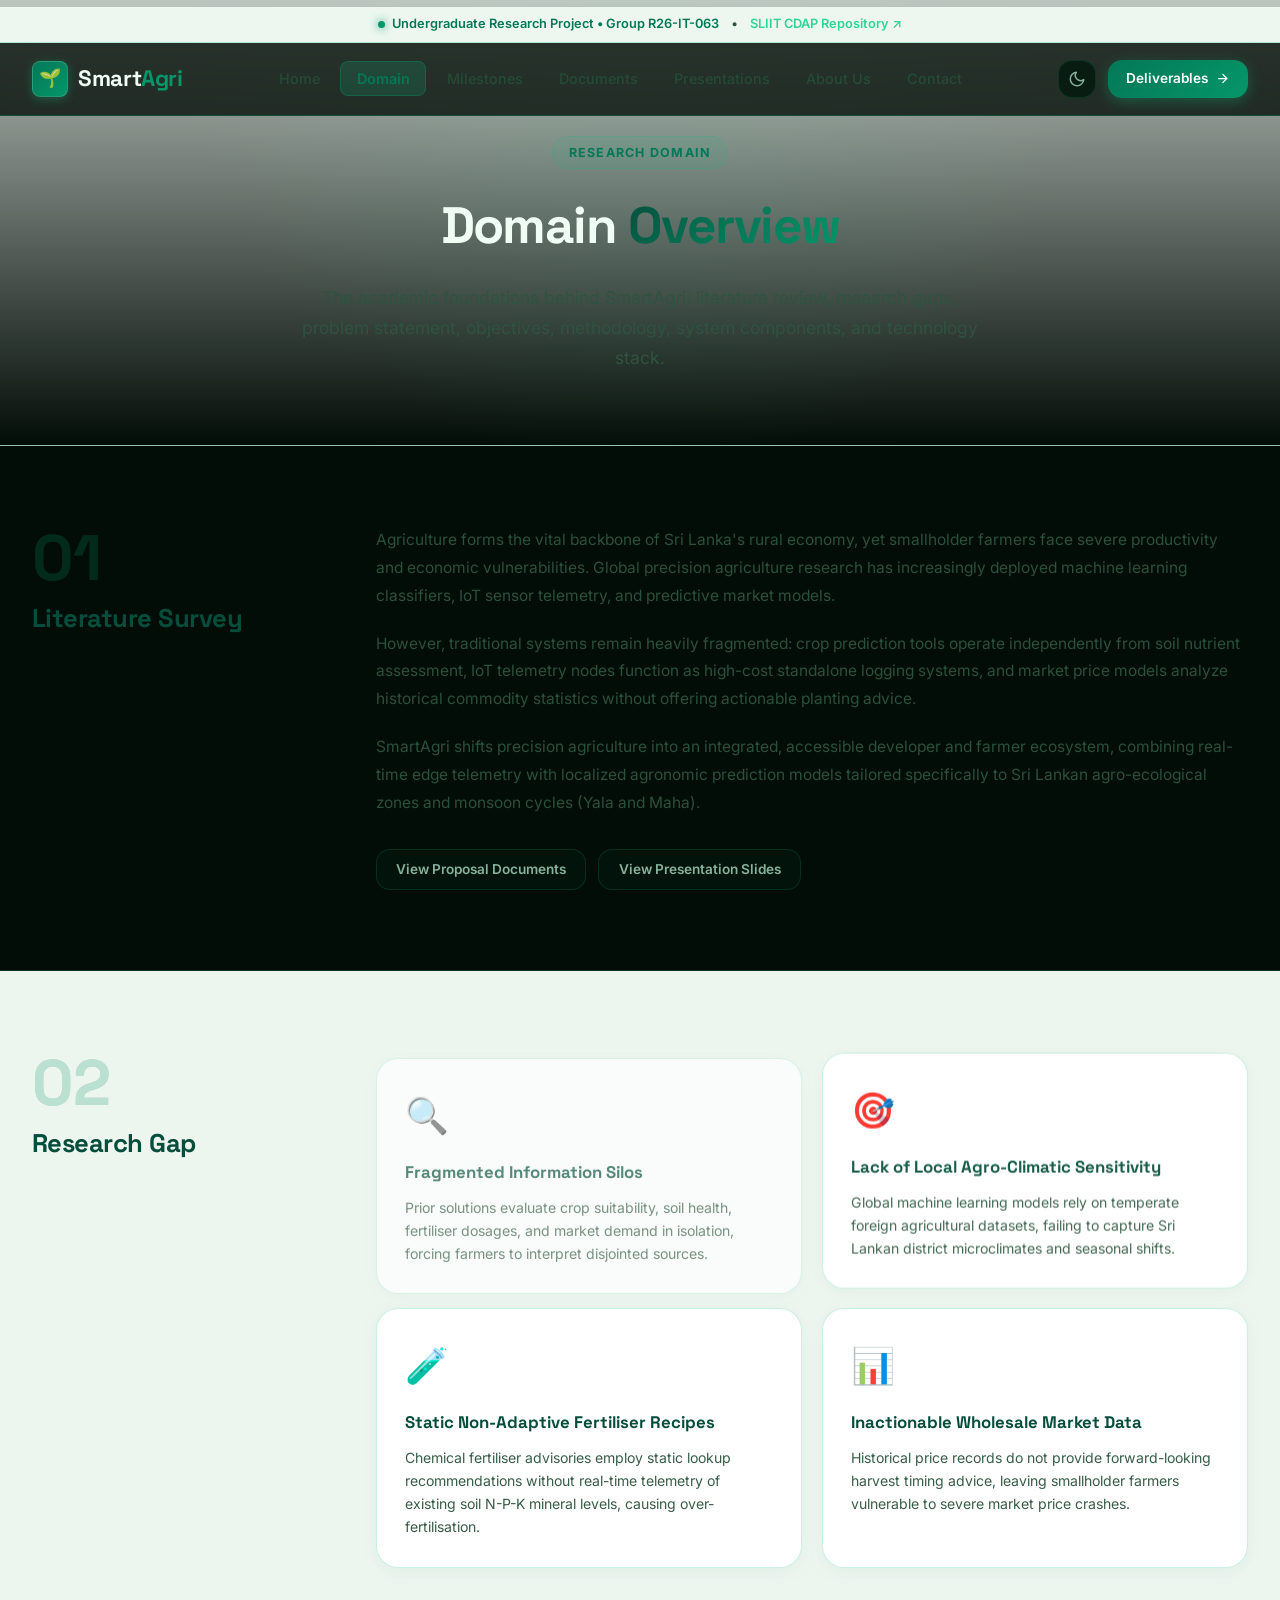
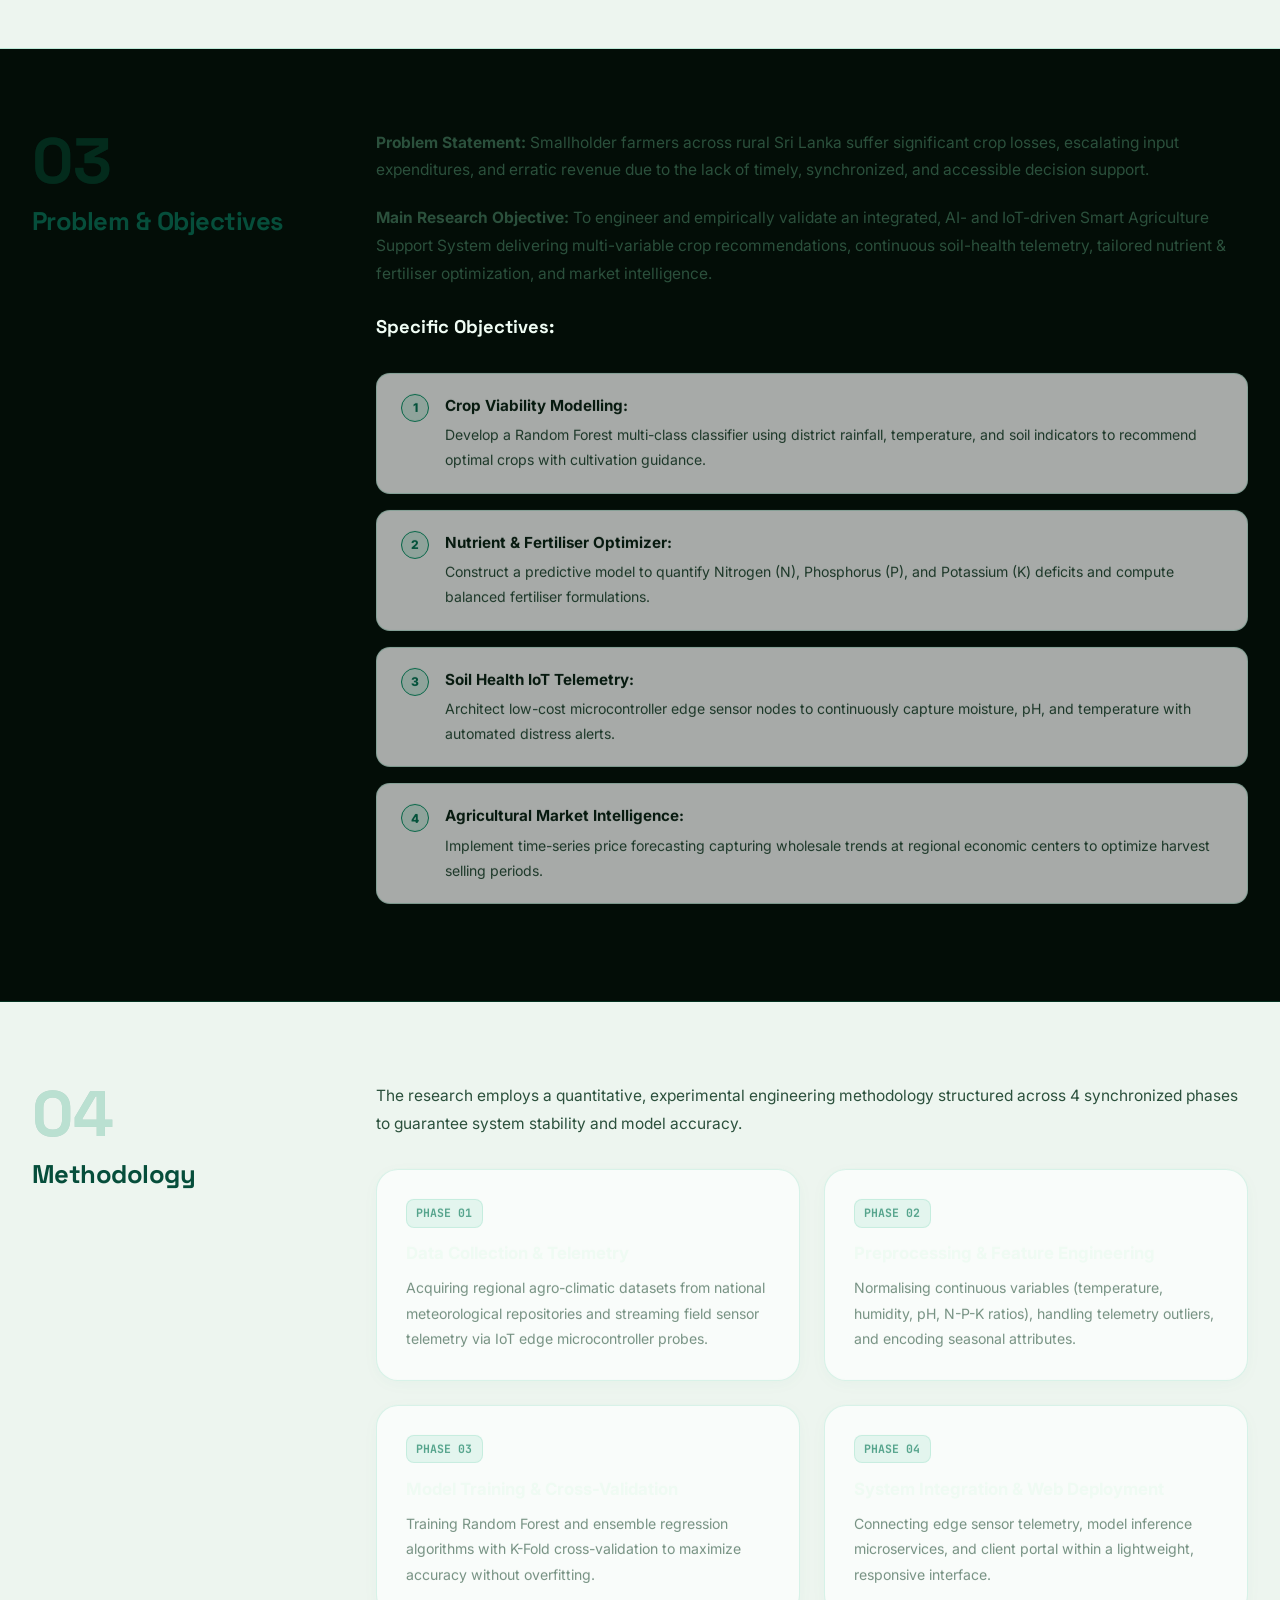
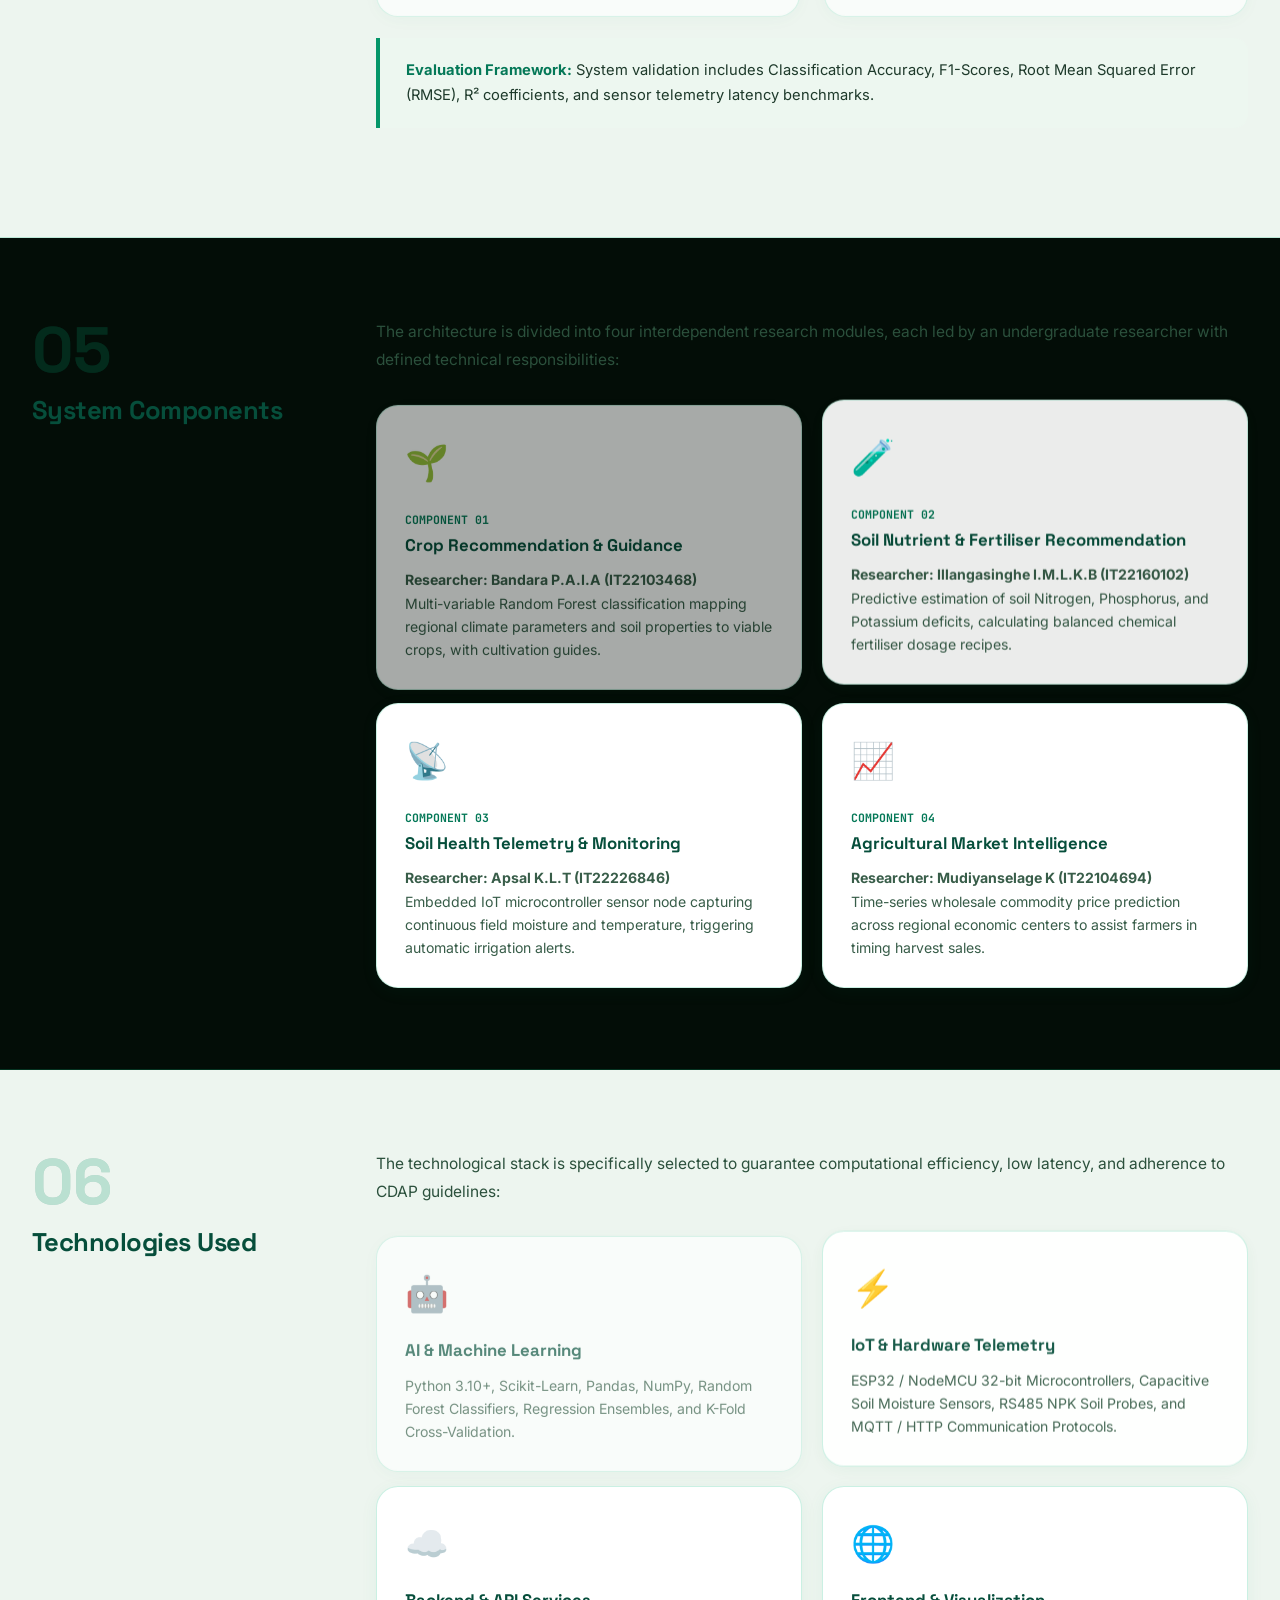
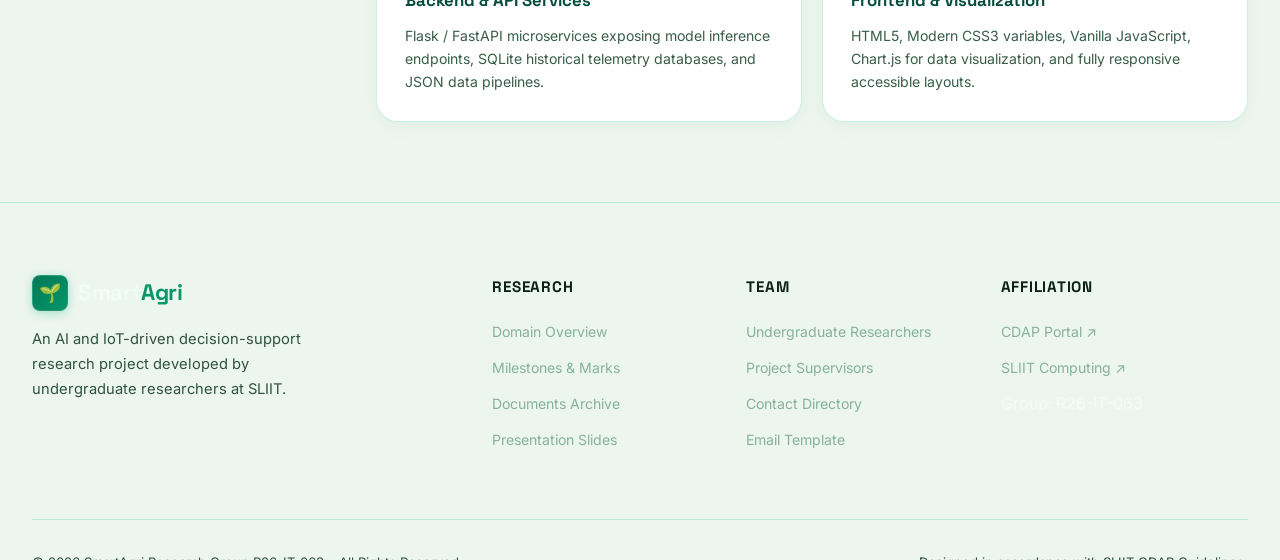
<file: literature-survey.html>
<!DOCTYPE html>
<html lang="en">
<head>
  <meta charset="UTF-8" />
  <meta http-equiv="refresh" content="0; url=domain.html#literature-survey" />
  <title>Literature Survey | SmartAgri</title>
</head>
<body>
  <p>Redirecting to <a href="domain.html#literature-survey">Literature Survey</a>...</p>
</body>
</html>
</file>
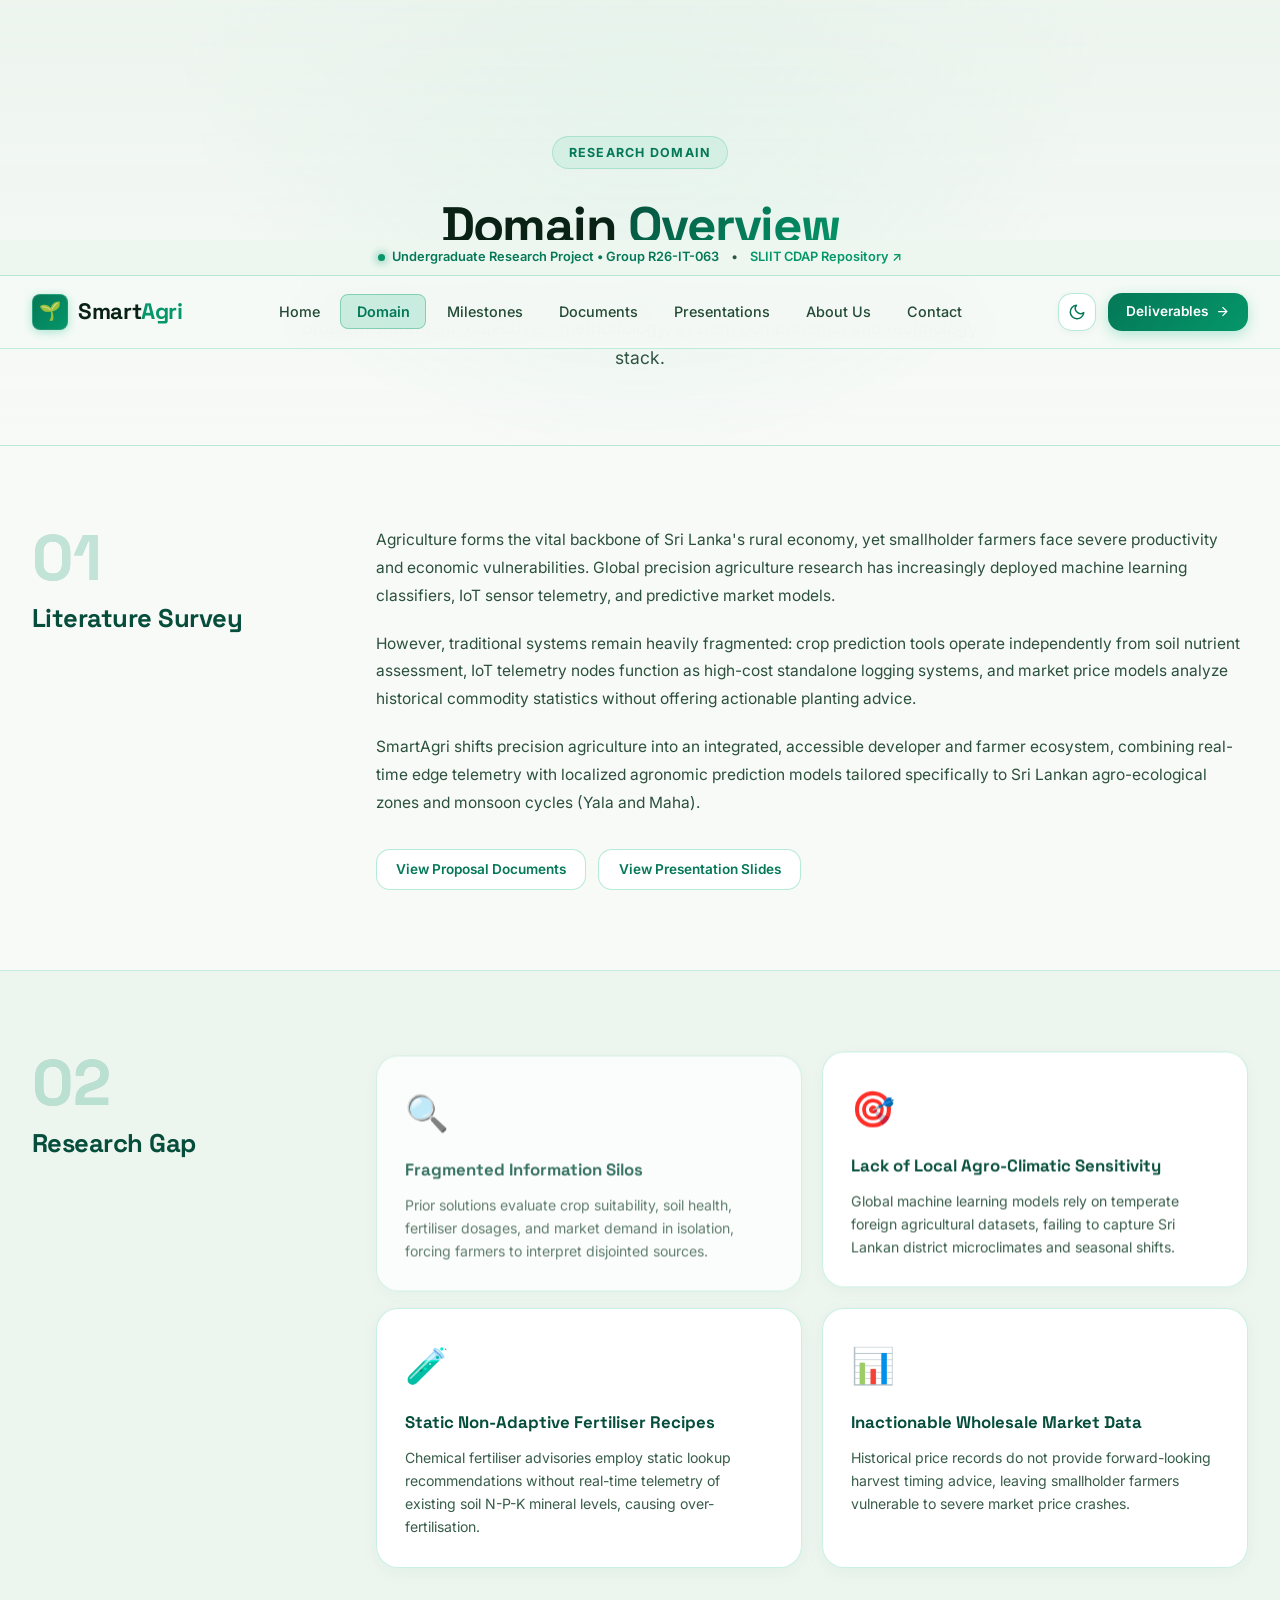
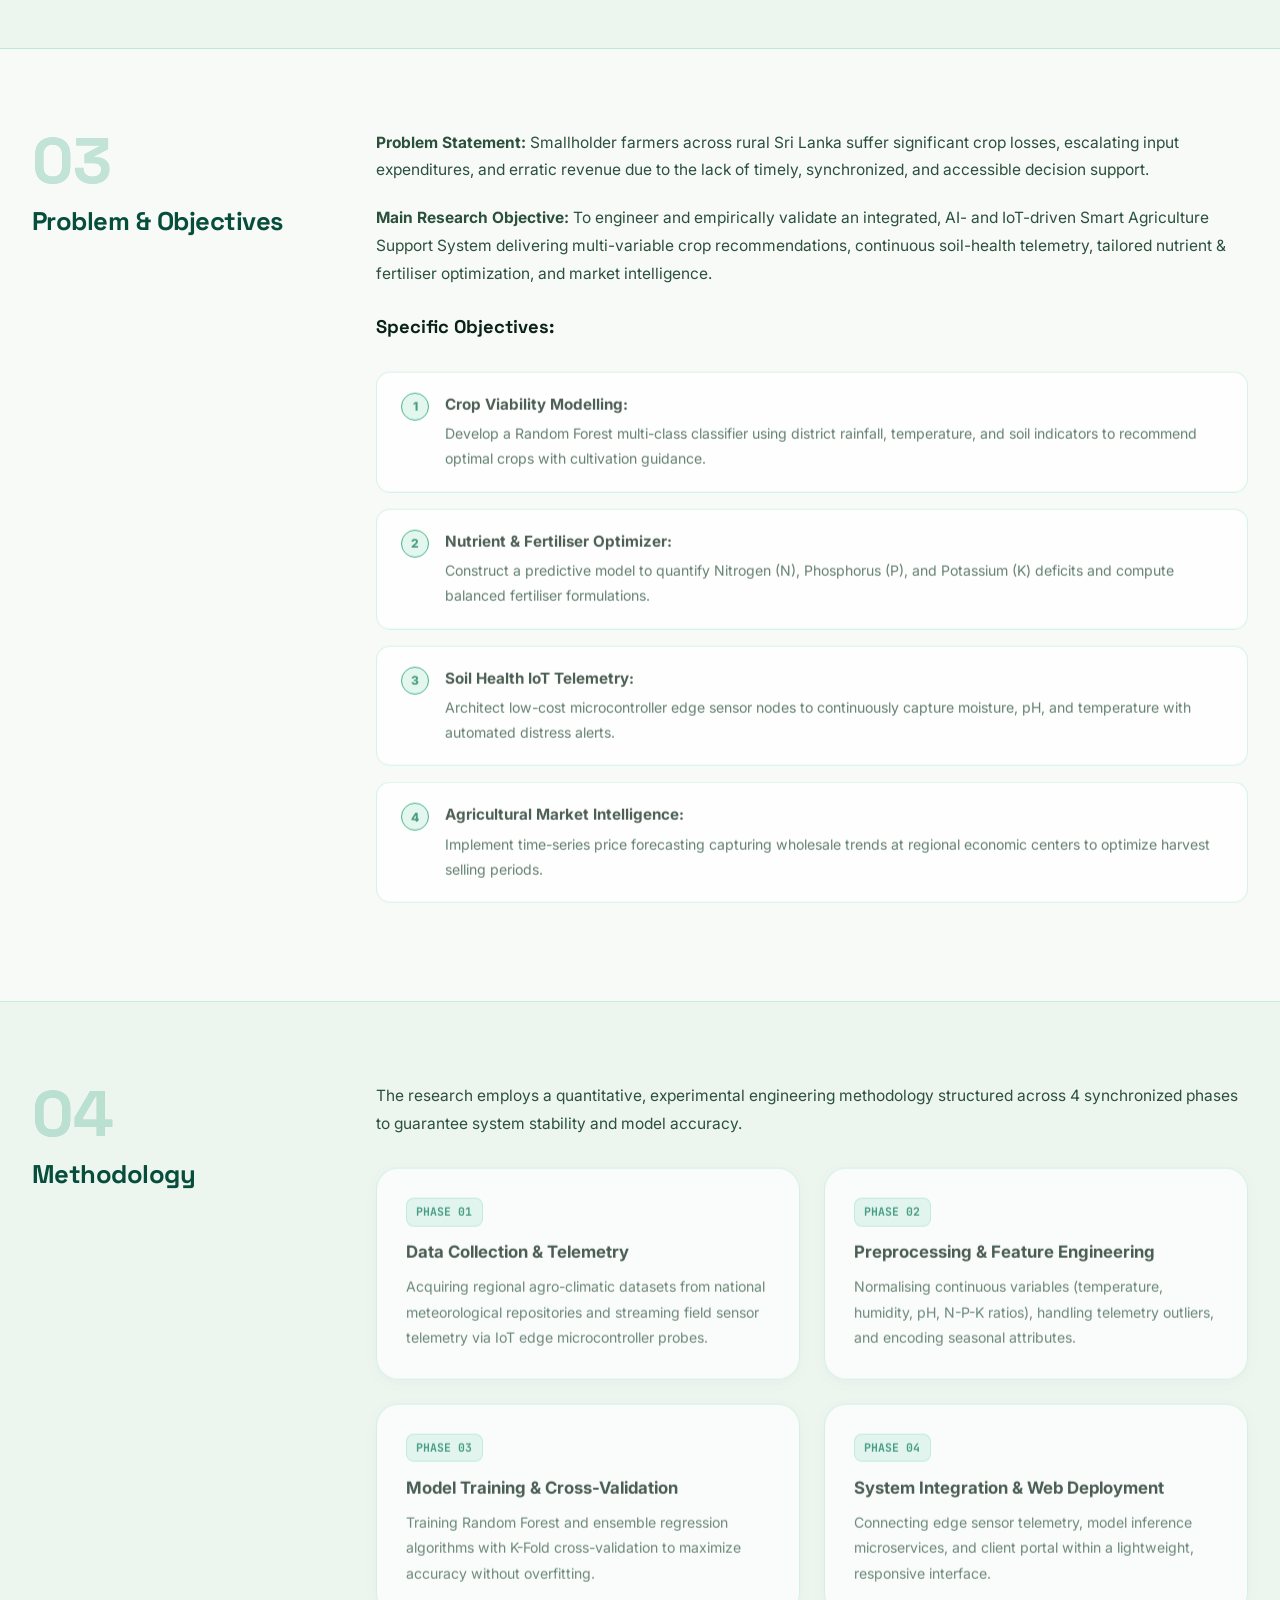
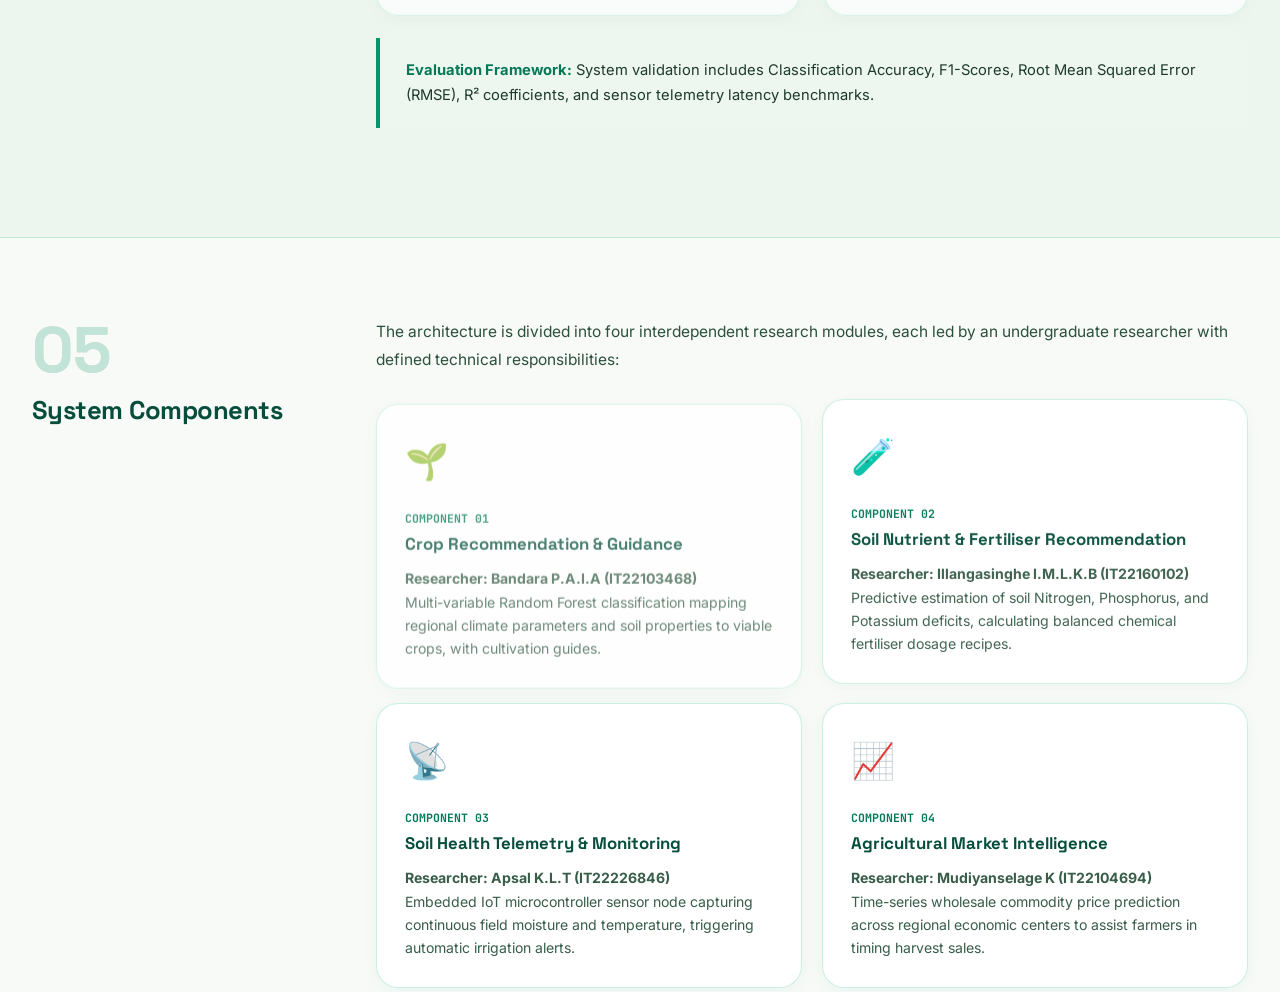
<file: methodology.html>
<!DOCTYPE html>
<html lang="en">
<head>
  <meta charset="UTF-8" />
  <meta http-equiv="refresh" content="0; url=domain.html#methodology" />
  <title>Methodology | SmartAgri</title>
</head>
<body>
  <p>Redirecting to <a href="domain.html#methodology">Domain Methodology</a>...</p>
</body>
</html>
</file>
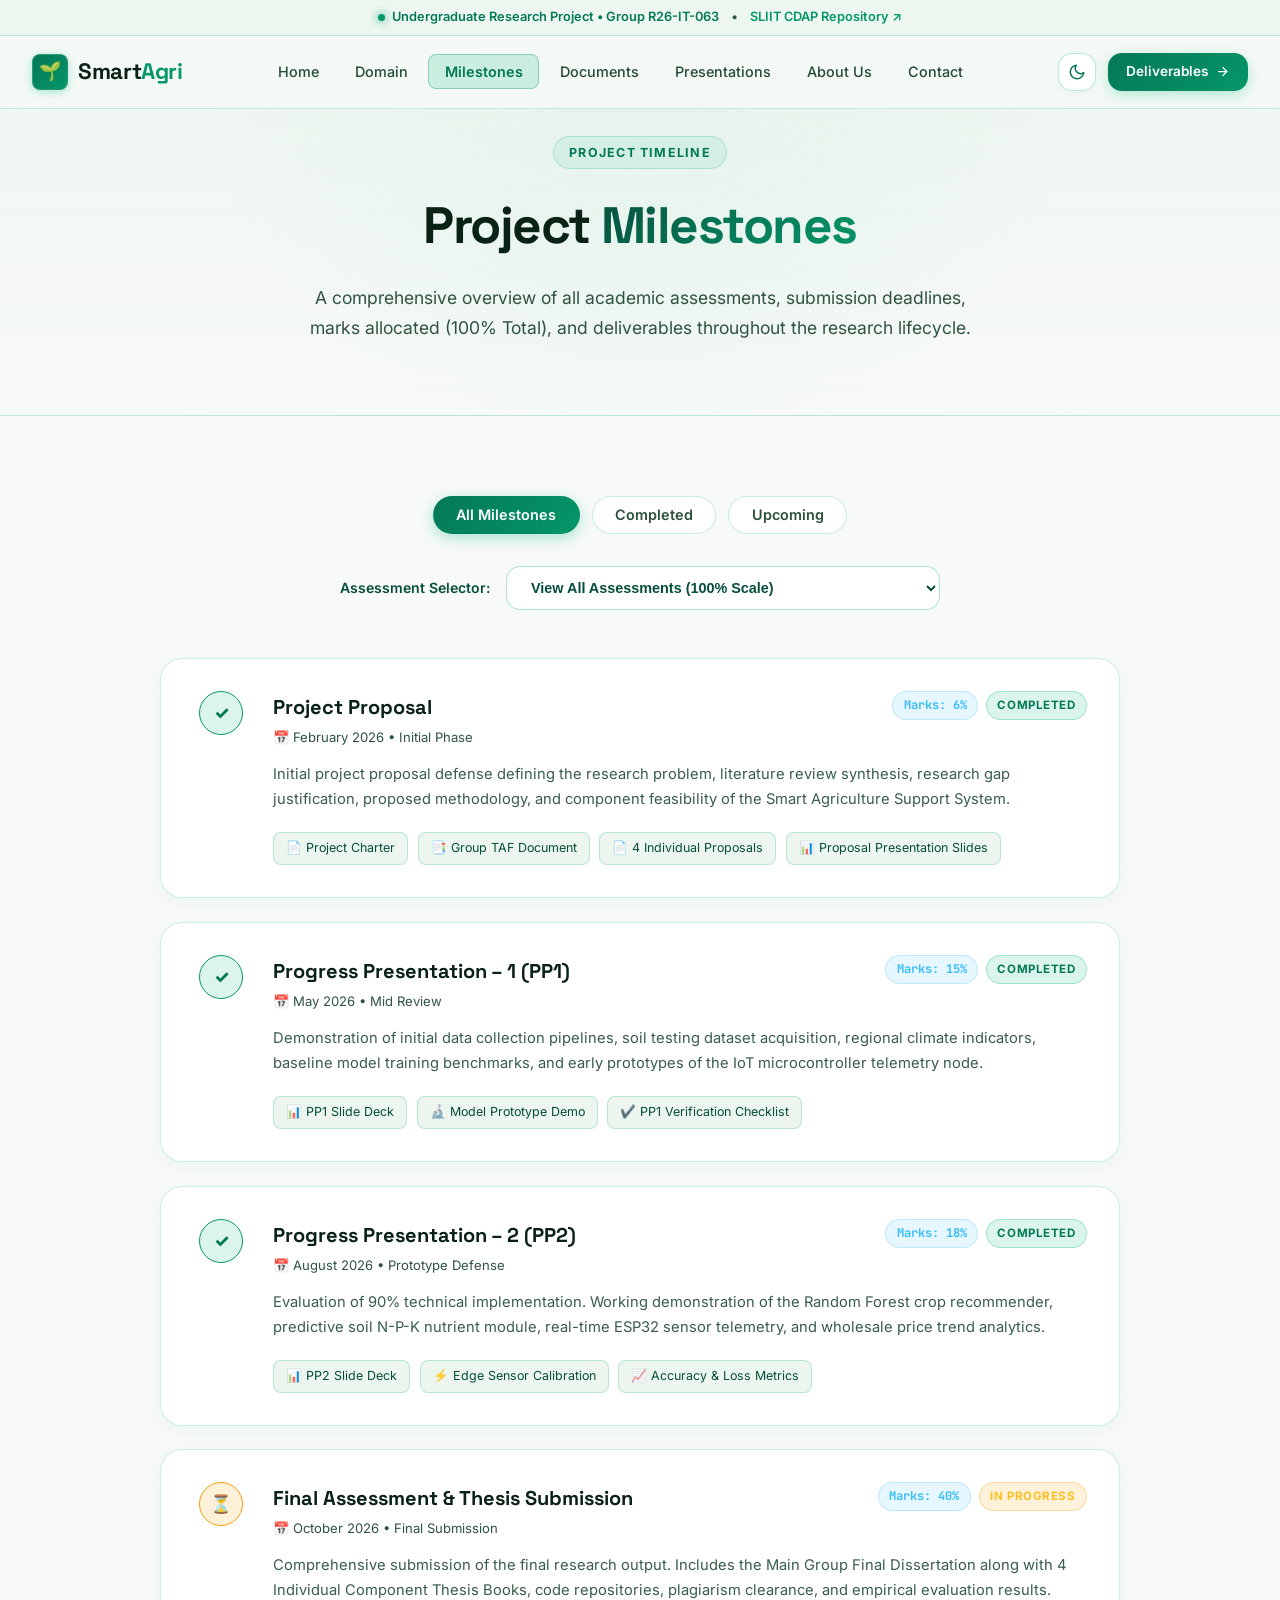
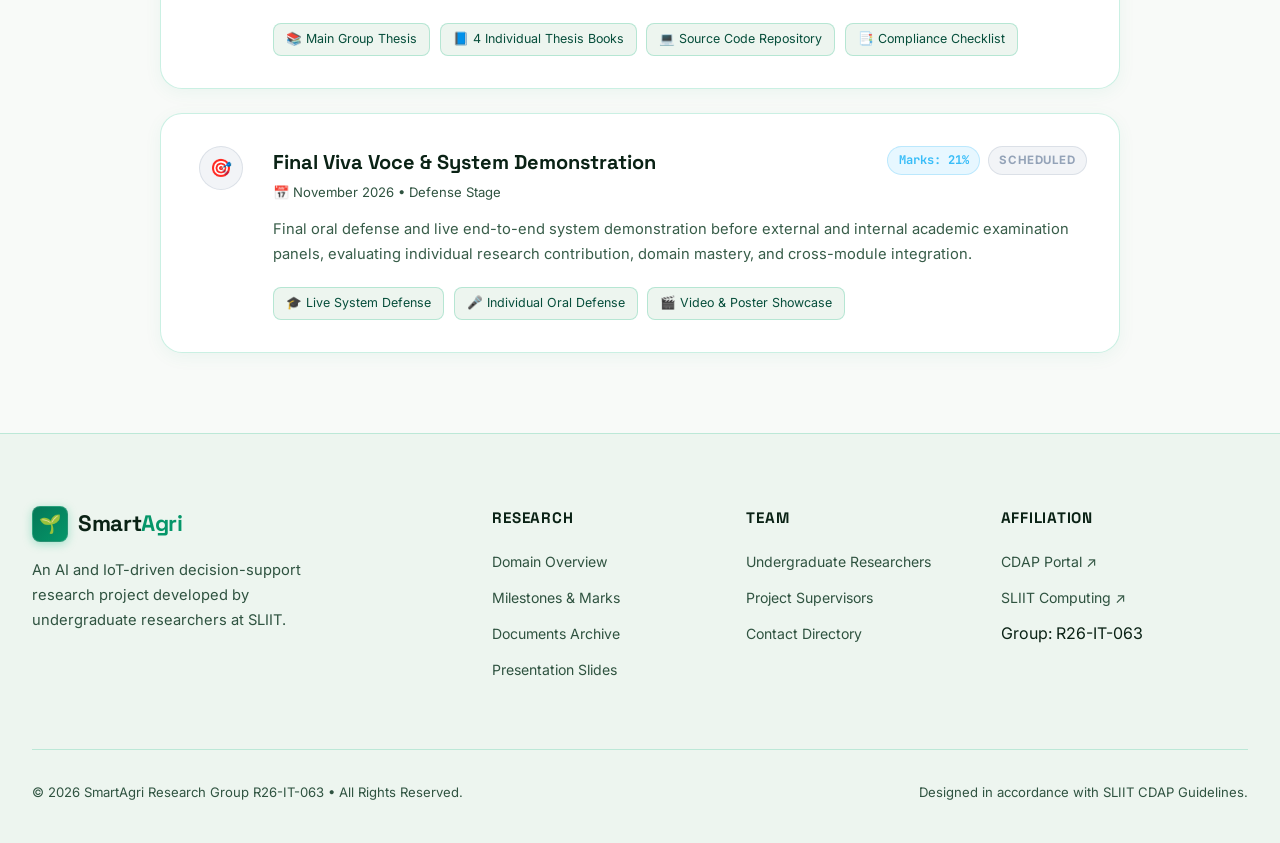
<file: milestones.html>
<!DOCTYPE html>
<html lang="en">
<head>
  <meta charset="UTF-8" />
  <meta name="viewport" content="width=device-width, initial-scale=1.0" />
  <meta name="description" content="SmartAgri Milestones — Project timeline, assessments, marks allocation, and deliverables for SLIIT CDAP." />
  <title>Milestones | SmartAgri</title>

  <link rel="preconnect" href="https://fonts.googleapis.com/" />
  <link rel="preconnect" href="https://fonts.gstatic.com/" crossorigin />
  <link href="https://fonts.googleapis.com/css2?family=Inter:wght@300;400;500;600;700;800;900&family=Space+Grotesk:wght@400;500;600;700&family=JetBrains+Mono:wght@400;500;600&display=swap" rel="stylesheet" />

  <link rel="stylesheet" href="css/style.css" />
  <link rel="stylesheet" href="css/inner.css" />
  <link rel="stylesheet" href="css/inner-extra.css" />
</head>
<body>

  <!-- Site Header (Announcement Bar + Main Navigation) -->
  <header class="site-header" id="siteHeader">
    <div class="announcement-bar">
      <div class="announcement-badge">
        <span class="announcement-dot"></span>
        <span>Undergraduate Research Project &bull; Group R26-IT-063</span>
      </div>
      <span>&bull;</span>
      <a class="announcement-link" href="http://cdap.sliit.lk/" target="_blank" rel="noopener">SLIIT CDAP Repository ↗</a>
    </div>

    <!-- Navigation -->
    <nav class="navbar" id="navbar">
      <div class="nav-container">
        <a class="nav-logo" href="index.html">
          <span class="logo-badge">🌱</span>
          <span class="logo-text">Smart<span class="accent">Agri</span></span>
        </a>

        <ul class="nav-links" id="navLinks">
          <li><a class="nav-link" href="index.html">Home</a></li>
          <li><a class="nav-link" href="domain.html">Domain</a></li>
          <li><a class="nav-link active" href="milestones.html">Milestones</a></li>
          <li><a class="nav-link" href="documents.html">Documents</a></li>
          <li><a class="nav-link" href="presentations.html">Presentations</a></li>
          <li><a class="nav-link" href="about.html">About Us</a></li>
          <li><a class="nav-link" href="contact.html">Contact</a></li>
        </ul>

        <div class="nav-actions">
          <!-- Theme Toggle Button -->
          <button class="theme-toggle-btn" type="button" aria-label="Toggle theme" title="Toggle theme">
            <svg class="theme-icon-sun" style="display:none;" viewBox="0 0 24 24" fill="none" stroke="currentColor" stroke-width="2" stroke-linecap="round" stroke-linejoin="round">
              <circle cx="12" cy="12" r="5"></circle>
              <line x1="12" y1="1" x2="12" y2="3"></line>
              <line x1="12" y1="21" x2="12" y2="23"></line>
              <line x1="4.22" y1="4.22" x2="5.64" y2="5.64"></line>
              <line x1="18.36" y1="18.36" x2="19.78" y2="19.78"></line>
              <line x1="1" y1="12" x2="3" y2="12"></line>
              <line x1="21" y1="12" x2="23" y2="12"></line>
              <line x1="4.22" y1="19.78" x2="5.64" y2="18.36"></line>
              <line x1="18.36" y1="5.64" x2="19.78" y2="4.22"></line>
            </svg>
            <svg class="theme-icon-moon" style="display:block;" viewBox="0 0 24 24" fill="none" stroke="currentColor" stroke-width="2" stroke-linecap="round" stroke-linejoin="round">
              <path d="M21 12.79A9 9 0 1 1 11.21 3 7 7 0 0 0 21 12.79z"></path>
            </svg>
          </button>

          <a class="nav-btn" href="documents.html">
            <span>Deliverables</span>
            <svg width="15" height="15" viewBox="0 0 24 24" fill="none" stroke="currentColor" stroke-width="2"><path d="M5 12h14M12 5l7 7-7 7"/></svg>
          </a>

          <button class="nav-toggle" id="navToggle" aria-label="Toggle navigation">
            <span></span><span></span><span></span>
          </button>
        </div>
      </div>
    </nav>
  </header>

  <!-- Page Header -->
  <header class="page-header">
    <div class="container">
      <span class="section-tag">Project Timeline</span>
      <h1>Project <span class="gradient-text">Milestones</span></h1>
      <p>A comprehensive overview of all academic assessments, submission deadlines, marks allocated (100% Total), and deliverables throughout the research lifecycle.</p>
    </div>
  </header>

  <main>
    <section class="milestones-section">
      <div class="container">

        <!-- Filter Tabs -->
        <div class="filter-tabs" id="milestone-filter">
          <button class="filter-tab active" data-filter="all">All Milestones</button>
          <button class="filter-tab" data-filter="completed">Completed</button>
          <button class="filter-tab" data-filter="upcoming">Upcoming</button>
        </div>

        <!-- Milestones Dropdown Menu (PDF Page 11 Requirement: "When design, use a drop-down menu for user to choose") -->
        <div class="milestones-select-bar">
          <label for="milestoneDropdown" style="font-size: 0.88rem; font-weight: 600; color: var(--clr-text-muted); white-space: nowrap;">
            Assessment Selector:
          </label>
          <select id="milestoneDropdown" class="milestone-select" aria-label="Select an assessment milestone">
            <option value="all">View All Assessments (100% Scale)</option>
            <option value="ms-proposal">1. Project Proposal &bull; 6% Marks</option>
            <option value="ms-pp1">2. Progress Presentation – 1 &bull; 15% Marks</option>
            <option value="ms-pp2">3. Progress Presentation – 2 &bull; 18% Marks</option>
            <option value="ms-final">4. Final Assessment &amp; Thesis &bull; 40% Marks</option>
            <option value="ms-viva">5. Final Viva Voce &bull; 21% Marks</option>
          </select>
        </div>

        <!-- Timeline List -->
        <div class="milestone-timeline">

          <!-- 01: Project Proposal -->
          <div class="milestone-card completed" data-status="completed" id="ms-proposal">
            <div class="ms-status">
              <div class="ms-icon complete">✓</div>
            </div>
            <div class="ms-body">
              <div class="ms-header">
                <div>
                  <h3>Project Proposal</h3>
                  <p class="ms-date">📅 February 2026 &bull; Initial Phase</p>
                </div>
                <div class="ms-marks">
                  <span class="marks-badge">Marks: 6%</span>
                  <span class="status-badge done">Completed</span>
                </div>
              </div>
              <p class="ms-desc">
                Initial project proposal defense defining the research problem, literature review synthesis, research gap justification, proposed methodology, and component feasibility of the Smart Agriculture Support System.
              </p>
              <div class="ms-deliverables">
                <span class="deliverable">📄 Project Charter</span>
                <span class="deliverable">📑 Group TAF Document</span>
                <span class="deliverable">📄 4 Individual Proposals</span>
                <span class="deliverable">📊 Proposal Presentation Slides</span>
              </div>
            </div>
          </div>

          <!-- 02: Progress Presentation - 1 -->
          <div class="milestone-card completed" data-status="completed" id="ms-pp1">
            <div class="ms-status">
              <div class="ms-icon complete">✓</div>
            </div>
            <div class="ms-body">
              <div class="ms-header">
                <div>
                  <h3>Progress Presentation – 1 (PP1)</h3>
                  <p class="ms-date">📅 May 2026 &bull; Mid Review</p>
                </div>
                <div class="ms-marks">
                  <span class="marks-badge">Marks: 15%</span>
                  <span class="status-badge done">Completed</span>
                </div>
              </div>
              <p class="ms-desc">
                Demonstration of initial data collection pipelines, soil testing dataset acquisition, regional climate indicators, baseline model training benchmarks, and early prototypes of the IoT microcontroller telemetry node.
              </p>
              <div class="ms-deliverables">
                <span class="deliverable">📊 PP1 Slide Deck</span>
                <span class="deliverable">🔬 Model Prototype Demo</span>
                <span class="deliverable">✔️ PP1 Verification Checklist</span>
              </div>
            </div>
          </div>

          <!-- 03: Progress Presentation - 2 -->
          <div class="milestone-card completed" data-status="completed" id="ms-pp2">
            <div class="ms-status">
              <div class="ms-icon complete">✓</div>
            </div>
            <div class="ms-body">
              <div class="ms-header">
                <div>
                  <h3>Progress Presentation – 2 (PP2)</h3>
                  <p class="ms-date">📅 August 2026 &bull; Prototype Defense</p>
                </div>
                <div class="ms-marks">
                  <span class="marks-badge">Marks: 18%</span>
                  <span class="status-badge done">Completed</span>
                </div>
              </div>
              <p class="ms-desc">
                Evaluation of 90% technical implementation. Working demonstration of the Random Forest crop recommender, predictive soil N-P-K nutrient module, real-time ESP32 sensor telemetry, and wholesale price trend analytics.
              </p>
              <div class="ms-deliverables">
                <span class="deliverable">📊 PP2 Slide Deck</span>
                <span class="deliverable">⚡ Edge Sensor Calibration</span>
                <span class="deliverable">📈 Accuracy &amp; Loss Metrics</span>
              </div>
            </div>
          </div>

          <!-- 04: Final Assessment & Thesis -->
          <div class="milestone-card in-progress" data-status="upcoming" id="ms-final">
            <div class="ms-status">
              <div class="ms-icon progress">⏳</div>
            </div>
            <div class="ms-body">
              <div class="ms-header">
                <div>
                  <h3>Final Assessment &amp; Thesis Submission</h3>
                  <p class="ms-date">📅 October 2026 &bull; Final Submission</p>
                </div>
                <div class="ms-marks">
                  <span class="marks-badge">Marks: 40%</span>
                  <span class="status-badge in-progress">In Progress</span>
                </div>
              </div>
              <p class="ms-desc">
                Comprehensive submission of the final research output. Includes the Main Group Final Dissertation along with 4 Individual Component Thesis Books, code repositories, plagiarism clearance, and empirical evaluation results.
              </p>
              <div class="ms-deliverables">
                <span class="deliverable">📚 Main Group Thesis</span>
                <span class="deliverable">📘 4 Individual Thesis Books</span>
                <span class="deliverable">💻 Source Code Repository</span>
                <span class="deliverable">📑 Compliance Checklist</span>
              </div>
            </div>
          </div>

          <!-- 05: Viva Voce & Defense -->
          <div class="milestone-card in-progress" data-status="upcoming" id="ms-viva">
            <div class="ms-status">
              <div class="ms-icon upcoming">🎯</div>
            </div>
            <div class="ms-body">
              <div class="ms-header">
                <div>
                  <h3>Final Viva Voce &amp; System Demonstration</h3>
                  <p class="ms-date">📅 November 2026 &bull; Defense Stage</p>
                </div>
                <div class="ms-marks">
                  <span class="marks-badge">Marks: 21%</span>
                  <span class="status-badge pending">Scheduled</span>
                </div>
              </div>
              <p class="ms-desc">
                Final oral defense and live end-to-end system demonstration before external and internal academic examination panels, evaluating individual research contribution, domain mastery, and cross-module integration.
              </p>
              <div class="ms-deliverables">
                <span class="deliverable">🎓 Live System Defense</span>
                <span class="deliverable">🎤 Individual Oral Defense</span>
                <span class="deliverable">🎬 Video &amp; Poster Showcase</span>
              </div>
            </div>
          </div>

        </div>
      </div>
    </section>
  </main>

  <!-- Footer -->
  <footer class="footer">
    <div class="container">
      <div class="footer-grid">
        <div class="footer-brand">
          <a class="nav-logo" href="index.html">
            <span class="logo-badge">🌱</span>
            <span class="logo-text">Smart<span class="accent">Agri</span></span>
          </a>
          <p>An AI and IoT-driven decision-support research project developed by undergraduate researchers at SLIIT.</p>
        </div>

        <div class="footer-col">
          <h4>Research</h4>
          <ul>
            <li><a href="domain.html">Domain Overview</a></li>
            <li><a href="milestones.html">Milestones &amp; Marks</a></li>
            <li><a href="documents.html">Documents Archive</a></li>
            <li><a href="presentations.html">Presentation Slides</a></li>
          </ul>
        </div>

        <div class="footer-col">
          <h4>Team</h4>
          <ul>
            <li><a href="about.html">Undergraduate Researchers</a></li>
            <li><a href="about.html#supervisors">Project Supervisors</a></li>
            <li><a href="contact.html">Contact Directory</a></li>
          </ul>
        </div>

        <div class="footer-col">
          <h4>Affiliation</h4>
          <ul>
            <li><a href="http://cdap.sliit.lk/" target="_blank" rel="noopener">CDAP Portal ↗</a></li>
            <li><a href="https://www.sliit.lk/" target="_blank" rel="noopener">SLIIT Computing ↗</a></li>
            <li><span>Group: R26-IT-063</span></li>
          </ul>
        </div>
      </div>

      <div class="footer-bottom">
        <div>&copy; 2026 SmartAgri Research Group R26-IT-063 &bull; All Rights Reserved.</div>
        <div>Designed in accordance with SLIIT CDAP Guidelines.</div>
      </div>
    </div>
  </footer>

  <script src="js/main.js"></script>
  <script src="js/milestones.js"></script>
</body>
</html>
</file>
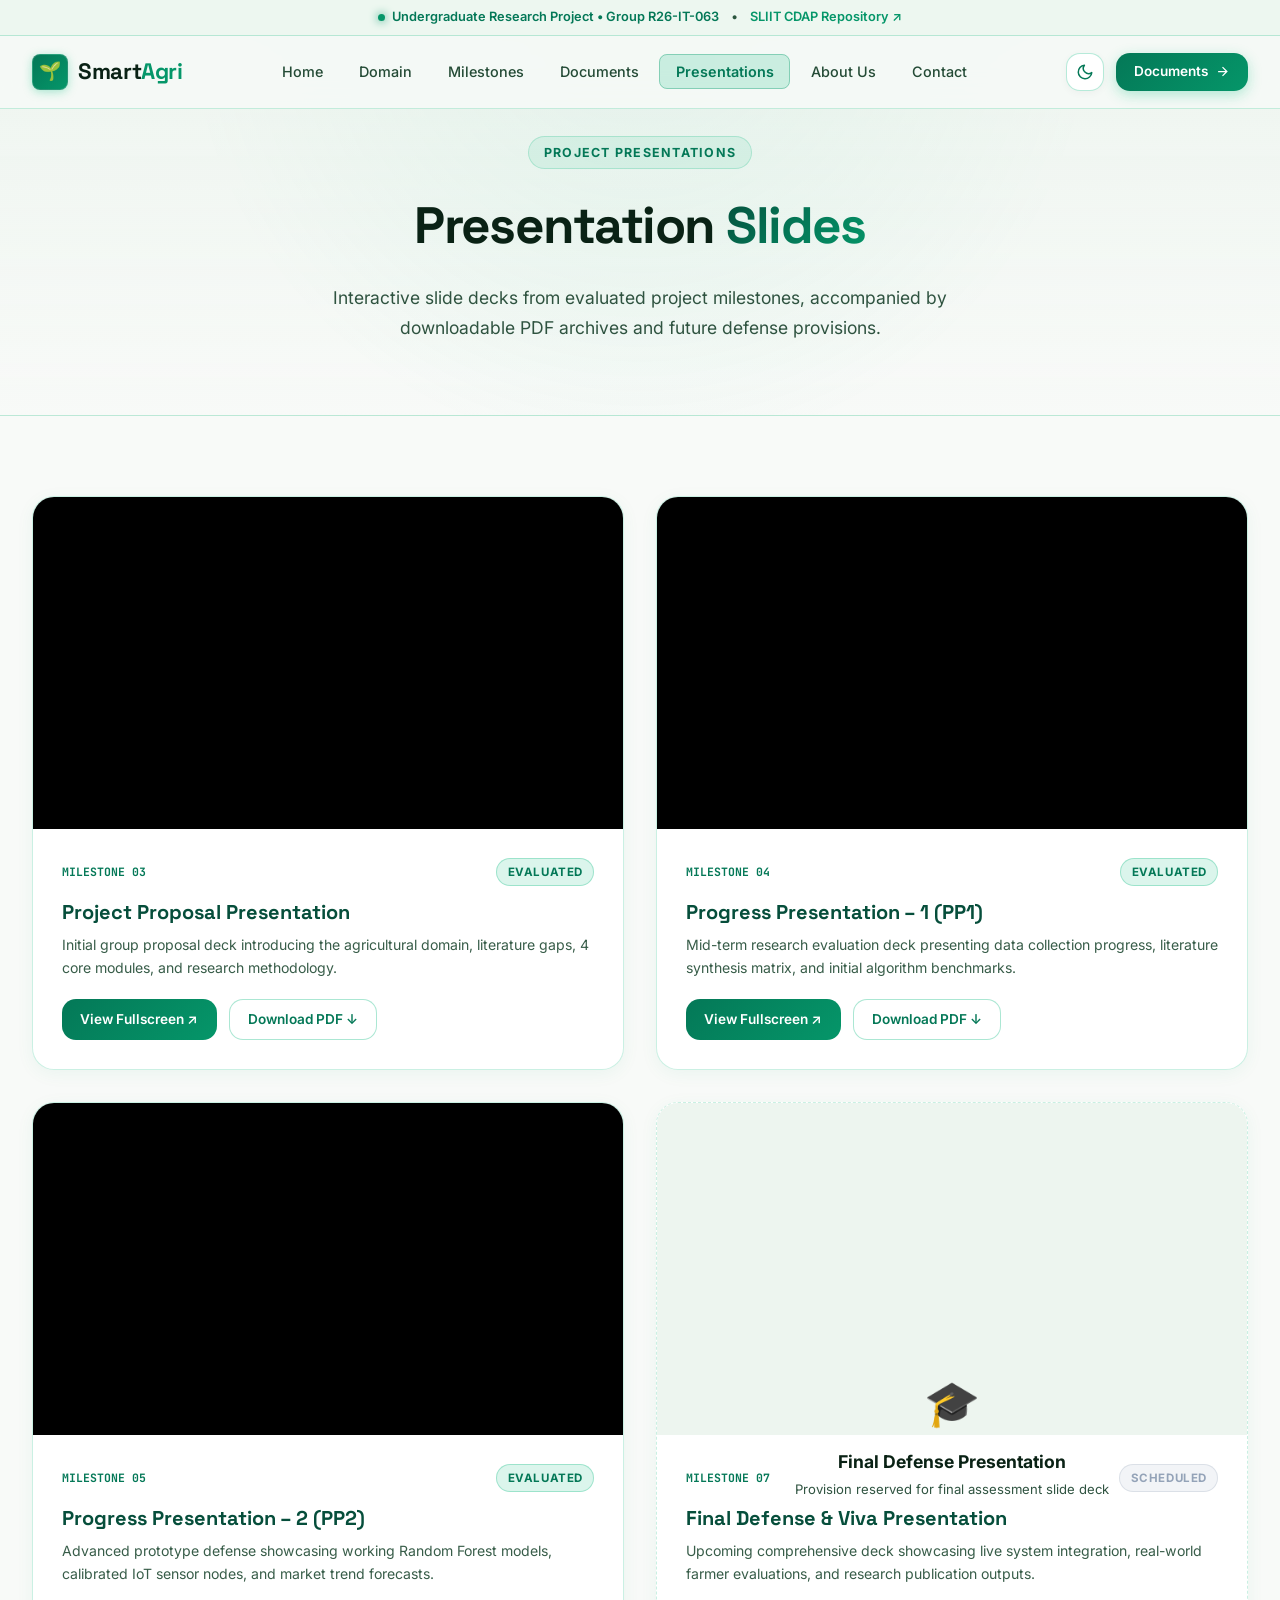
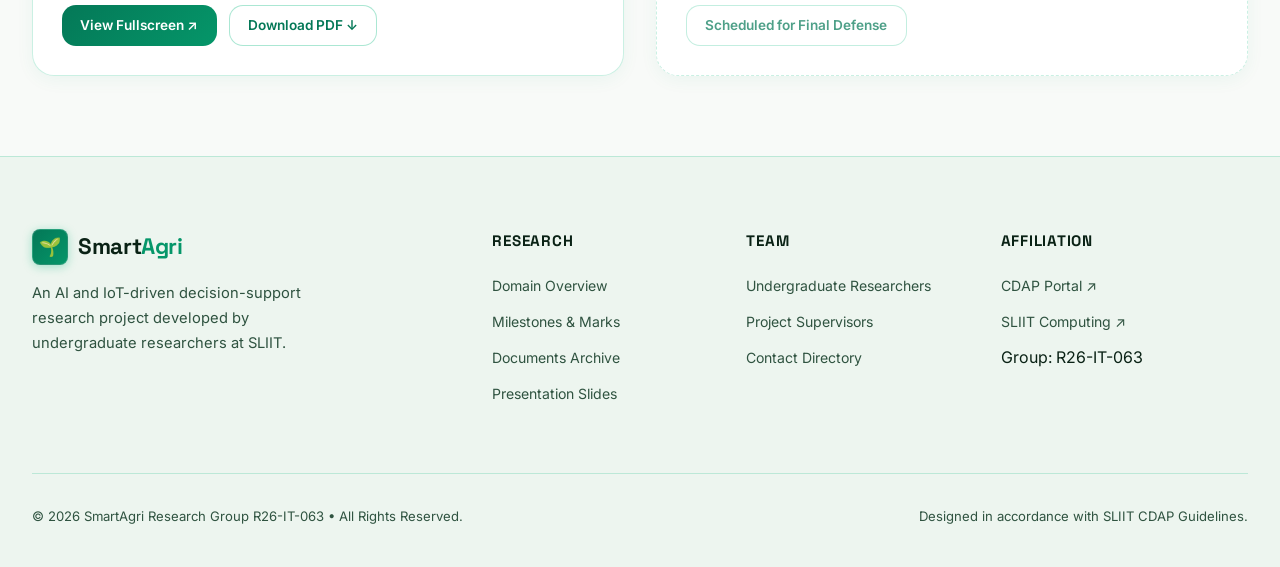
<file: presentations.html>
<!DOCTYPE html>
<html lang="en">
<head>
  <meta charset="UTF-8" />
  <meta name="viewport" content="width=device-width, initial-scale=1.0" />
  <meta name="description" content="SmartAgri Presentations — Slide decks for proposal defense, PP1, PP2, and final viva demonstration." />
  <title>Presentations | SmartAgri</title>

  <link rel="preconnect" href="https://fonts.googleapis.com/" />
  <link rel="preconnect" href="https://fonts.gstatic.com/" crossorigin />
  <link href="https://fonts.googleapis.com/css2?family=Inter:wght@300;400;500;600;700;800;900&family=Space+Grotesk:wght@400;500;600;700&family=JetBrains+Mono:wght@400;500;600&display=swap" rel="stylesheet" />

  <link rel="stylesheet" href="css/style.css" />
  <link rel="stylesheet" href="css/inner.css" />
  <link rel="stylesheet" href="css/inner-extra.css" />
</head>
<body>

  <!-- Site Header (Announcement Bar + Main Navigation) -->
  <header class="site-header" id="siteHeader">
    <div class="announcement-bar">
      <div class="announcement-badge">
        <span class="announcement-dot"></span>
        <span>Undergraduate Research Project &bull; Group R26-IT-063</span>
      </div>
      <span>&bull;</span>
      <a class="announcement-link" href="http://cdap.sliit.lk/" target="_blank" rel="noopener">SLIIT CDAP Repository ↗</a>
    </div>

    <!-- Navigation -->
    <nav class="navbar" id="navbar">
      <div class="nav-container">
        <a class="nav-logo" href="index.html">
          <span class="logo-badge">🌱</span>
          <span class="logo-text">Smart<span class="accent">Agri</span></span>
        </a>

        <ul class="nav-links" id="navLinks">
          <li><a class="nav-link" href="index.html">Home</a></li>
          <li><a class="nav-link" href="domain.html">Domain</a></li>
          <li><a class="nav-link" href="milestones.html">Milestones</a></li>
          <li><a class="nav-link" href="documents.html">Documents</a></li>
          <li><a class="nav-link active" href="presentations.html">Presentations</a></li>
          <li><a class="nav-link" href="about.html">About Us</a></li>
          <li><a class="nav-link" href="contact.html">Contact</a></li>
        </ul>

        <div class="nav-actions">
          <!-- Theme Toggle Button -->
          <button class="theme-toggle-btn" type="button" aria-label="Toggle theme" title="Toggle theme">
            <svg class="theme-icon-sun" style="display:none;" viewBox="0 0 24 24" fill="none" stroke="currentColor" stroke-width="2" stroke-linecap="round" stroke-linejoin="round">
              <circle cx="12" cy="12" r="5"></circle>
              <line x1="12" y1="1" x2="12" y2="3"></line>
              <line x1="12" y1="21" x2="12" y2="23"></line>
              <line x1="4.22" y1="4.22" x2="5.64" y2="5.64"></line>
              <line x1="18.36" y1="18.36" x2="19.78" y2="19.78"></line>
              <line x1="1" y1="12" x2="3" y2="12"></line>
              <line x1="21" y1="12" x2="23" y2="12"></line>
              <line x1="4.22" y1="19.78" x2="5.64" y2="18.36"></line>
              <line x1="18.36" y1="5.64" x2="19.78" y2="4.22"></line>
            </svg>
            <svg class="theme-icon-moon" style="display:block;" viewBox="0 0 24 24" fill="none" stroke="currentColor" stroke-width="2" stroke-linecap="round" stroke-linejoin="round">
              <path d="M21 12.79A9 9 0 1 1 11.21 3 7 7 0 0 0 21 12.79z"></path>
            </svg>
          </button>

          <a class="nav-btn" href="documents.html">
            <span>Documents</span>
            <svg width="15" height="15" viewBox="0 0 24 24" fill="none" stroke="currentColor" stroke-width="2"><path d="M5 12h14M12 5l7 7-7 7"/></svg>
          </a>

          <button class="nav-toggle" id="navToggle" aria-label="Toggle navigation">
            <span></span><span></span><span></span>
          </button>
        </div>
      </div>
    </nav>
  </header>

  <!-- Page Header -->
  <header class="page-header">
    <div class="container">
      <span class="section-tag">Project Presentations</span>
      <h1>Presentation <span class="gradient-text">Slides</span></h1>
      <p>Interactive slide decks from evaluated project milestones, accompanied by downloadable PDF archives and future defense provisions.</p>
    </div>
  </header>

  <main>
    <section class="docs-section">
      <div class="container">

        <div class="pres-grid">
          <!-- 1. Proposal Presentation -->
          <article class="pres-card">
            <div class="pres-embed-wrap">
              <iframe src="https://docs.google.com/presentation/d/1bhcHejAt9eqdv7xG8OD9VkeifrPPQwdH/embed?start=false&loop=false&delayms=3000" allowfullscreen="true" mozallowfullscreen="true" webkitallowfullscreen="true" loading="lazy" title="Proposal Presentation"></iframe>
            </div>
            <div class="pres-info">
              <div style="display: flex; align-items: center; justify-content: space-between; margin-bottom: 0.6rem;">
                <span style="font-family: var(--font-mono); font-size: 0.72rem; color: var(--clr-primary-light); font-weight: 700;">MILESTONE 03</span>
                <span class="status-badge done">Evaluated</span>
              </div>
              <h3>Project Proposal Presentation</h3>
              <p>Initial group proposal deck introducing the agricultural domain, literature gaps, 4 core modules, and research methodology.</p>
              <div class="doc-actions" style="margin-top: 1.2rem;">
                <a href="https://docs.google.com/presentation/d/1bhcHejAt9eqdv7xG8OD9VkeifrPPQwdH/embed" target="_blank" rel="noopener" class="doc-request-btn">View Fullscreen ↗</a>
                <a href="https://docs.google.com/presentation/d/1bhcHejAt9eqdv7xG8OD9VkeifrPPQwdH/export/pdf" class="doc-request-btn doc-request-ghost file-download-btn" data-download-url="https://docs.google.com/presentation/d/1bhcHejAt9eqdv7xG8OD9VkeifrPPQwdH/export/pdf" data-file-name="Proposal Presentation Slides">Download PDF ↓</a>
              </div>
            </div>
          </article>

          <!-- 2. Progress Presentation 1 (PP1) -->
          <article class="pres-card">
            <div class="pres-embed-wrap">
              <iframe src="https://docs.google.com/presentation/d/1U4gNPM9Fo7OY9VSi06tnPfFnjxejofU-/embed?start=false&loop=false&delayms=3000" allowfullscreen="true" mozallowfullscreen="true" webkitallowfullscreen="true" loading="lazy" title="Progress Presentation 1"></iframe>
            </div>
            <div class="pres-info">
              <div style="display: flex; align-items: center; justify-content: space-between; margin-bottom: 0.6rem;">
                <span style="font-family: var(--font-mono); font-size: 0.72rem; color: var(--clr-primary-light); font-weight: 700;">MILESTONE 04</span>
                <span class="status-badge done">Evaluated</span>
              </div>
              <h3>Progress Presentation – 1 (PP1)</h3>
              <p>Mid-term research evaluation deck presenting data collection progress, literature synthesis matrix, and initial algorithm benchmarks.</p>
              <div class="doc-actions" style="margin-top: 1.2rem;">
                <a href="https://docs.google.com/presentation/d/1U4gNPM9Fo7OY9VSi06tnPfFnjxejofU-/embed" target="_blank" rel="noopener" class="doc-request-btn">View Fullscreen ↗</a>
                <a href="https://docs.google.com/presentation/d/1U4gNPM9Fo7OY9VSi06tnPfFnjxejofU-/export/pdf" class="doc-request-btn doc-request-ghost file-download-btn" data-download-url="https://docs.google.com/presentation/d/1U4gNPM9Fo7OY9VSi06tnPfFnjxejofU-/export/pdf" data-file-name="Progress Presentation 1 Slides">Download PDF ↓</a>
              </div>
            </div>
          </article>

          <!-- 3. Progress Presentation 2 (PP2) -->
          <article class="pres-card">
            <div class="pres-embed-wrap">
              <iframe src="https://docs.google.com/presentation/d/1Lf_iCVYg_d45yAtJEHsCvi1S79txQwai/embed?start=false&loop=false&delayms=3000" allowfullscreen="true" mozallowfullscreen="true" webkitallowfullscreen="true" loading="lazy" title="Progress Presentation 2"></iframe>
            </div>
            <div class="pres-info">
              <div style="display: flex; align-items: center; justify-content: space-between; margin-bottom: 0.6rem;">
                <span style="font-family: var(--font-mono); font-size: 0.72rem; color: var(--clr-primary-light); font-weight: 700;">MILESTONE 05</span>
                <span class="status-badge done">Evaluated</span>
              </div>
              <h3>Progress Presentation – 2 (PP2)</h3>
              <p>Advanced prototype defense showcasing working Random Forest models, calibrated IoT sensor nodes, and market trend forecasts.</p>
              <div class="doc-actions" style="margin-top: 1.2rem;">
                <a href="https://docs.google.com/presentation/d/1Lf_iCVYg_d45yAtJEHsCvi1S79txQwai/embed" target="_blank" rel="noopener" class="doc-request-btn">View Fullscreen ↗</a>
                <a href="https://docs.google.com/presentation/d/1Lf_iCVYg_d45yAtJEHsCvi1S79txQwai/export/pdf" class="doc-request-btn doc-request-ghost file-download-btn" data-download-url="https://docs.google.com/presentation/d/1Lf_iCVYg_d45yAtJEHsCvi1S79txQwai/export/pdf" data-file-name="Progress Presentation 2 Slides">Download PDF ↓</a>
              </div>
            </div>
          </article>

          <!-- 4. Final Defense Provision (PDF Page 13: "Keep provisions for future presentations") -->
          <article class="pres-card" style="border-style: dashed;">
            <div class="pres-embed-wrap" style="background: var(--clr-bg-2); display: flex; align-items: center; justify-content: center;">
              <div style="position: absolute; text-align: center; color: var(--clr-text-muted); padding: 2rem;">
                <div style="font-size: 2.8rem; margin-bottom: 0.5rem;">🎓</div>
                <strong style="color: var(--clr-text); font-size: 1.1rem; display: block;">Final Defense Presentation</strong>
                <span style="font-size: 0.82rem;">Provision reserved for final assessment slide deck</span>
              </div>
            </div>
            <div class="pres-info">
              <div style="display: flex; align-items: center; justify-content: space-between; margin-bottom: 0.6rem;">
                <span style="font-family: var(--font-mono); font-size: 0.72rem; color: var(--clr-primary-light); font-weight: 700;">MILESTONE 07</span>
                <span class="status-badge pending">Scheduled</span>
              </div>
              <h3>Final Defense &amp; Viva Presentation</h3>
              <p>Upcoming comprehensive deck showcasing live system integration, real-world farmer evaluations, and research publication outputs.</p>
              <div class="doc-actions" style="margin-top: 1.2rem;">
                <span class="doc-request-btn doc-request-ghost" style="cursor: default; opacity: 0.7;">Scheduled for Final Defense</span>
              </div>
            </div>
          </article>
        </div>

      </div>
    </section>
  </main>

  <!-- Footer -->
  <footer class="footer">
    <div class="container">
      <div class="footer-grid">
        <div class="footer-brand">
          <a class="nav-logo" href="index.html">
            <span class="logo-badge">🌱</span>
            <span class="logo-text">Smart<span class="accent">Agri</span></span>
          </a>
          <p>An AI and IoT-driven decision-support research project developed by undergraduate researchers at SLIIT.</p>
        </div>

        <div class="footer-col">
          <h4>Research</h4>
          <ul>
            <li><a href="domain.html">Domain Overview</a></li>
            <li><a href="milestones.html">Milestones &amp; Marks</a></li>
            <li><a href="documents.html">Documents Archive</a></li>
            <li><a href="presentations.html">Presentation Slides</a></li>
          </ul>
        </div>

        <div class="footer-col">
          <h4>Team</h4>
          <ul>
            <li><a href="about.html">Undergraduate Researchers</a></li>
            <li><a href="about.html#supervisors">Project Supervisors</a></li>
            <li><a href="contact.html">Contact Directory</a></li>
          </ul>
        </div>

        <div class="footer-col">
          <h4>Affiliation</h4>
          <ul>
            <li><a href="http://cdap.sliit.lk/" target="_blank" rel="noopener">CDAP Portal ↗</a></li>
            <li><a href="https://www.sliit.lk/" target="_blank" rel="noopener">SLIIT Computing ↗</a></li>
            <li><span>Group: R26-IT-063</span></li>
          </ul>
        </div>
      </div>

      <div class="footer-bottom">
        <div>&copy; 2026 SmartAgri Research Group R26-IT-063 &bull; All Rights Reserved.</div>
        <div>Designed in accordance with SLIIT CDAP Guidelines.</div>
      </div>
    </div>
  </footer>

  <script src="js/main.js"></script>
</body>
</html>
</file>
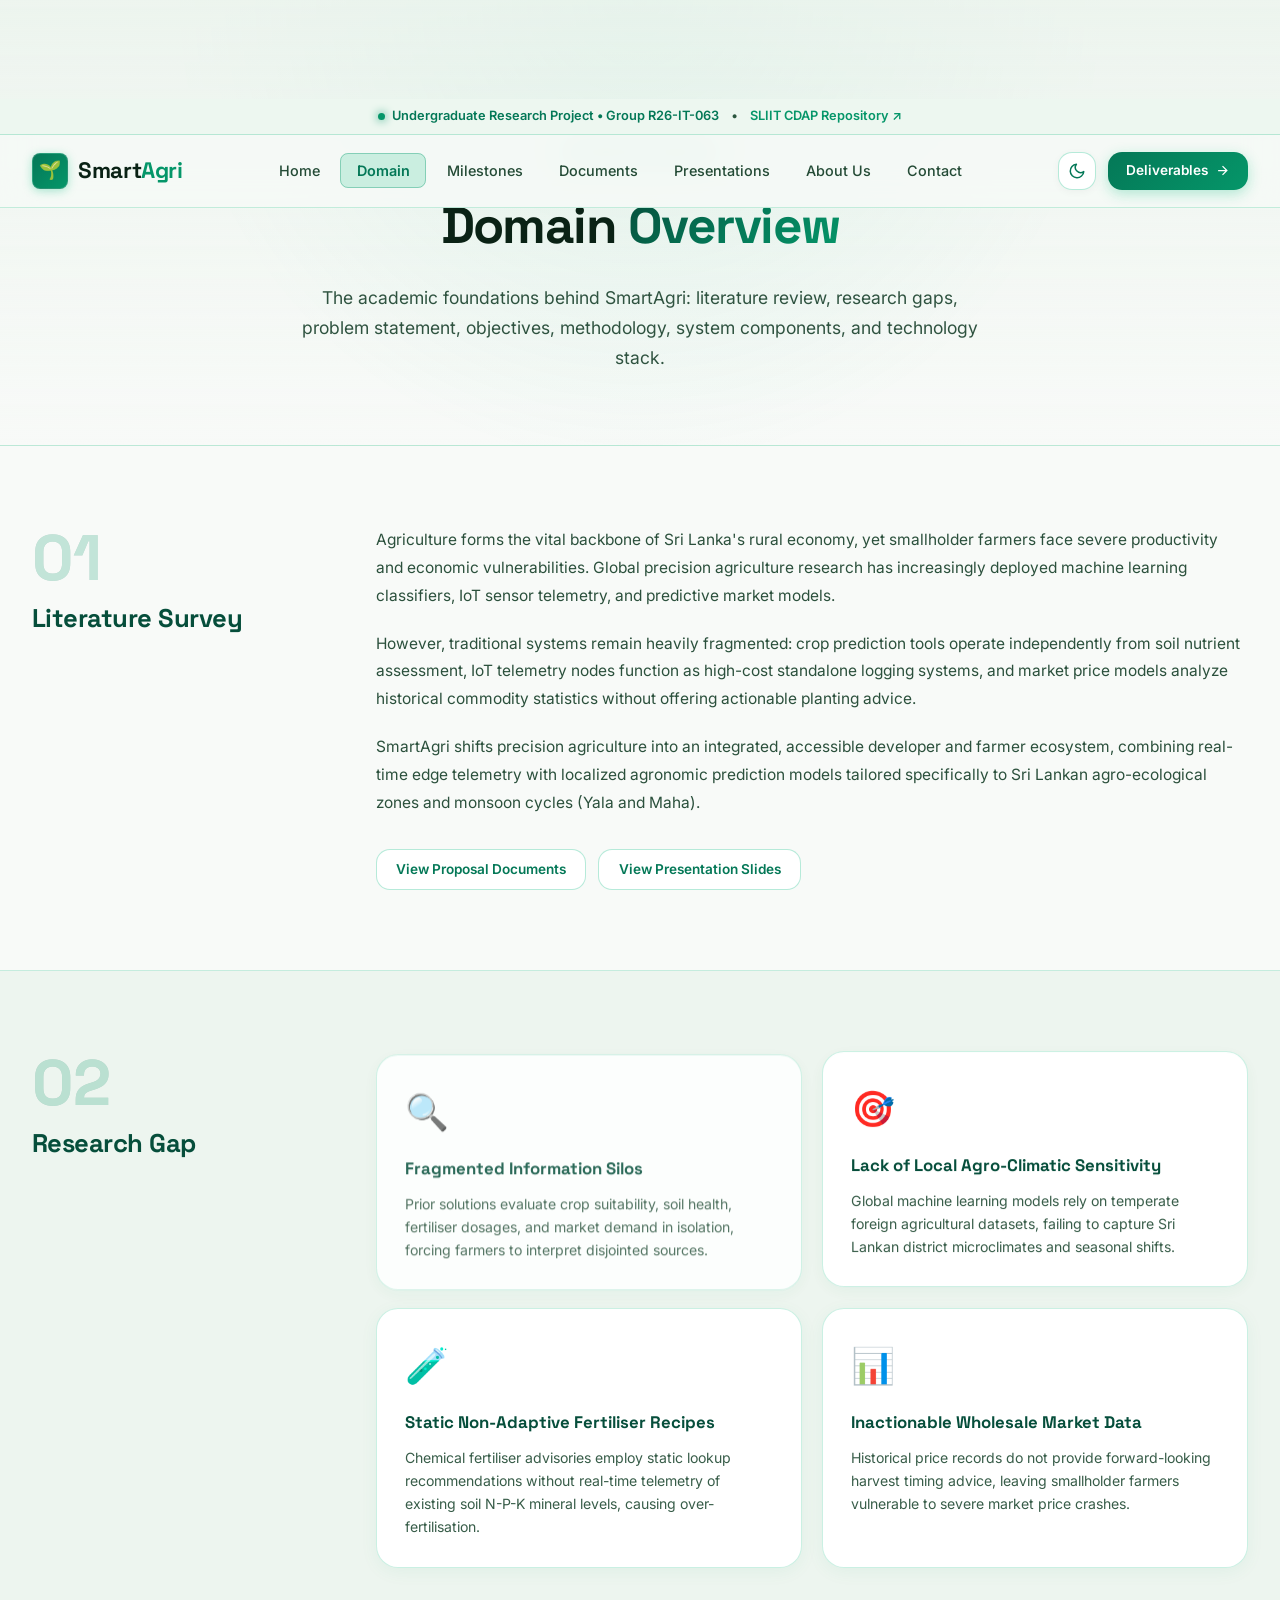
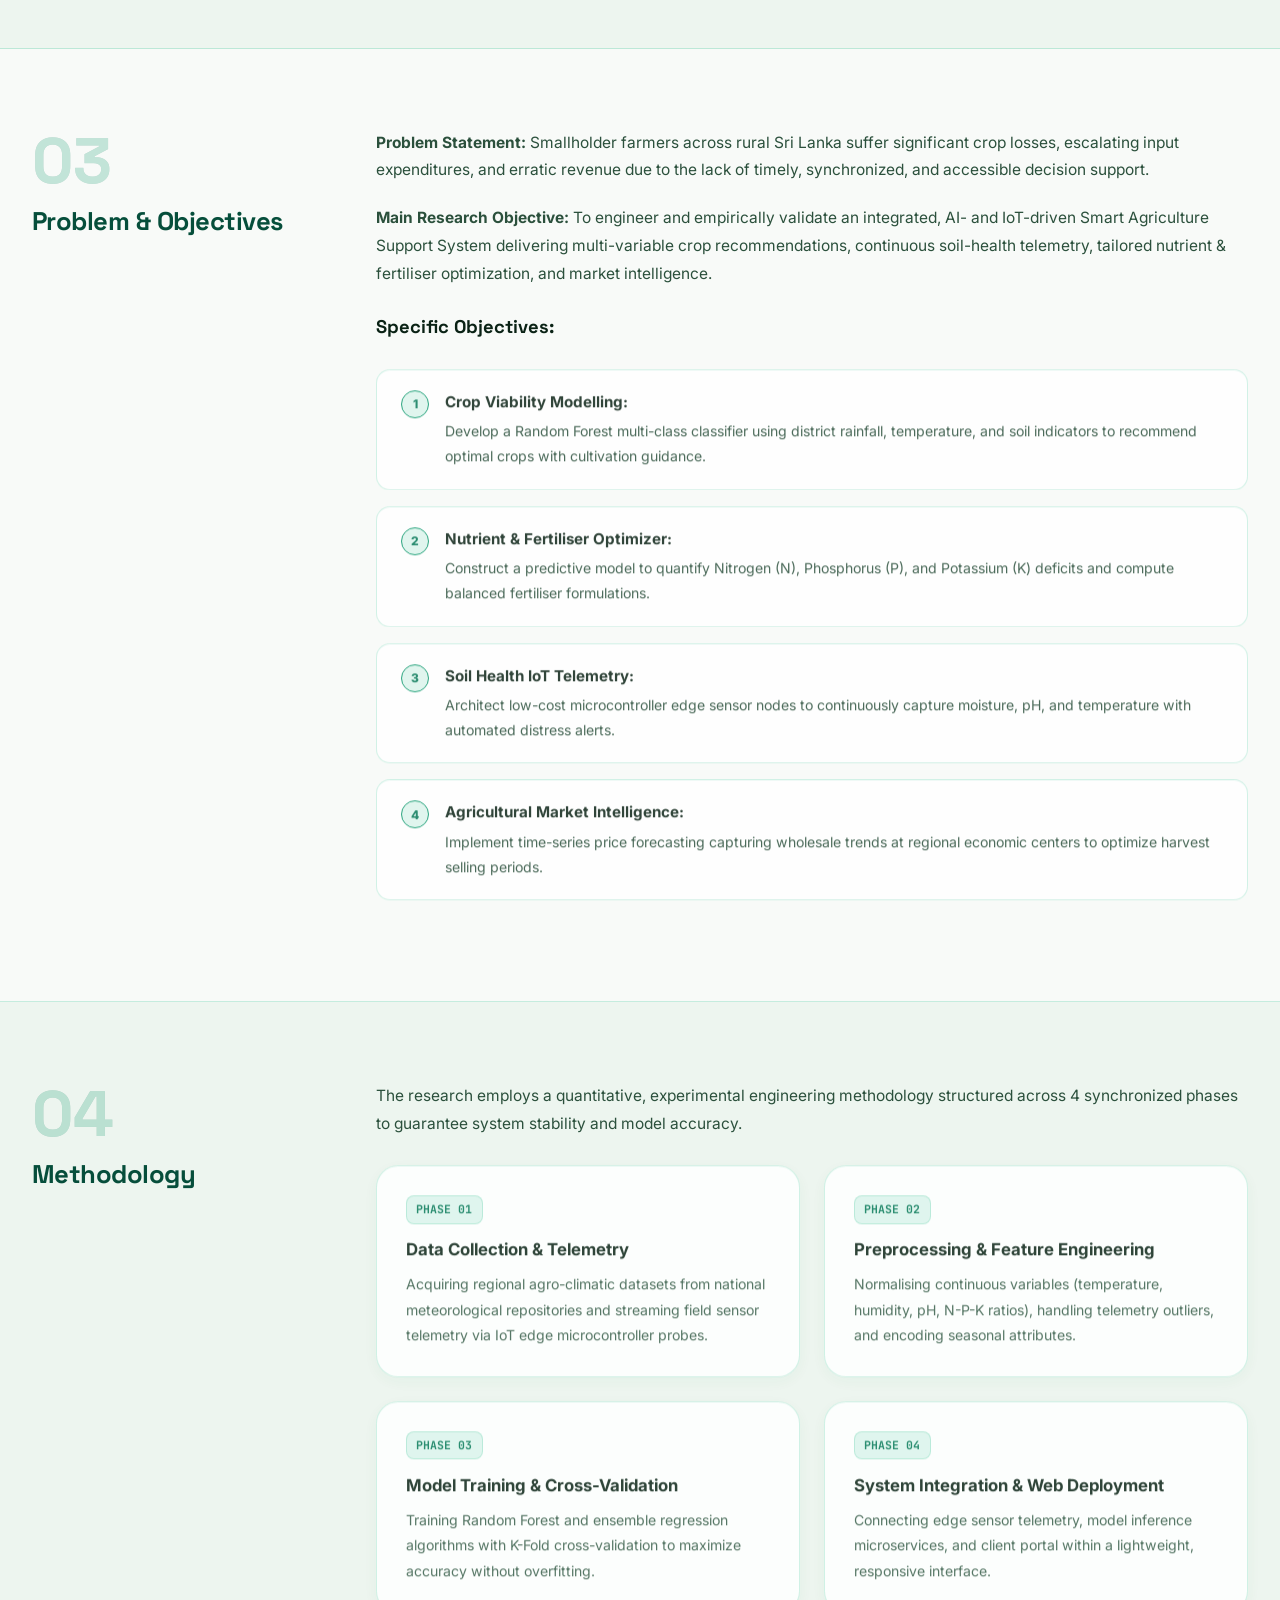
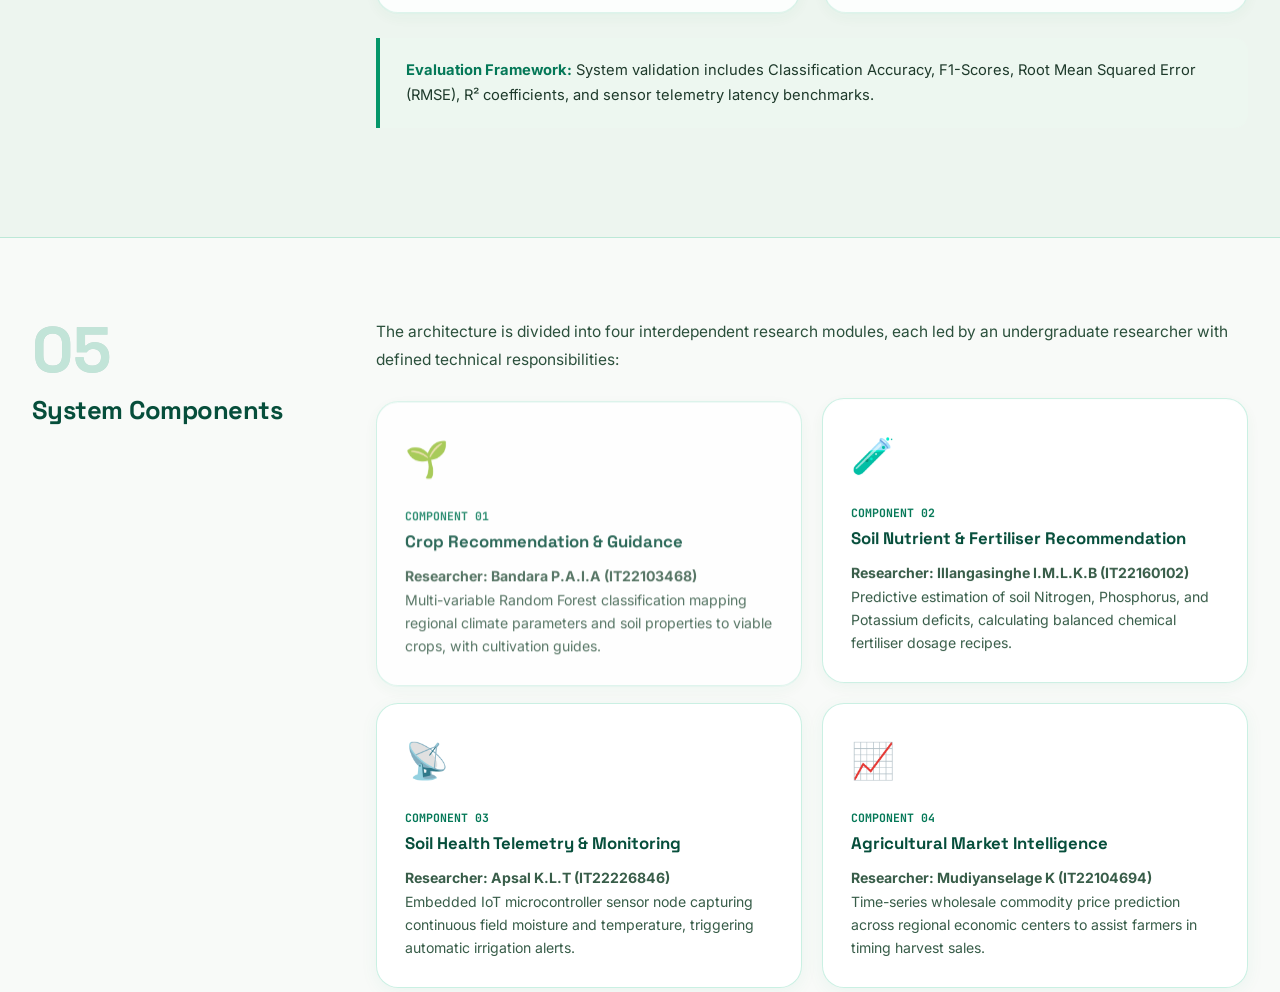
<file: problem-objectives.html>
<!DOCTYPE html>
<html lang="en">
<head>
  <meta charset="UTF-8" />
  <meta http-equiv="refresh" content="0; url=domain.html#research-problem" />
  <title>Problem & Objectives | SmartAgri</title>
</head>
<body>
  <p>Redirecting to <a href="domain.html#research-problem">Problem &amp; Objectives</a>...</p>
</body>
</html>
</file>
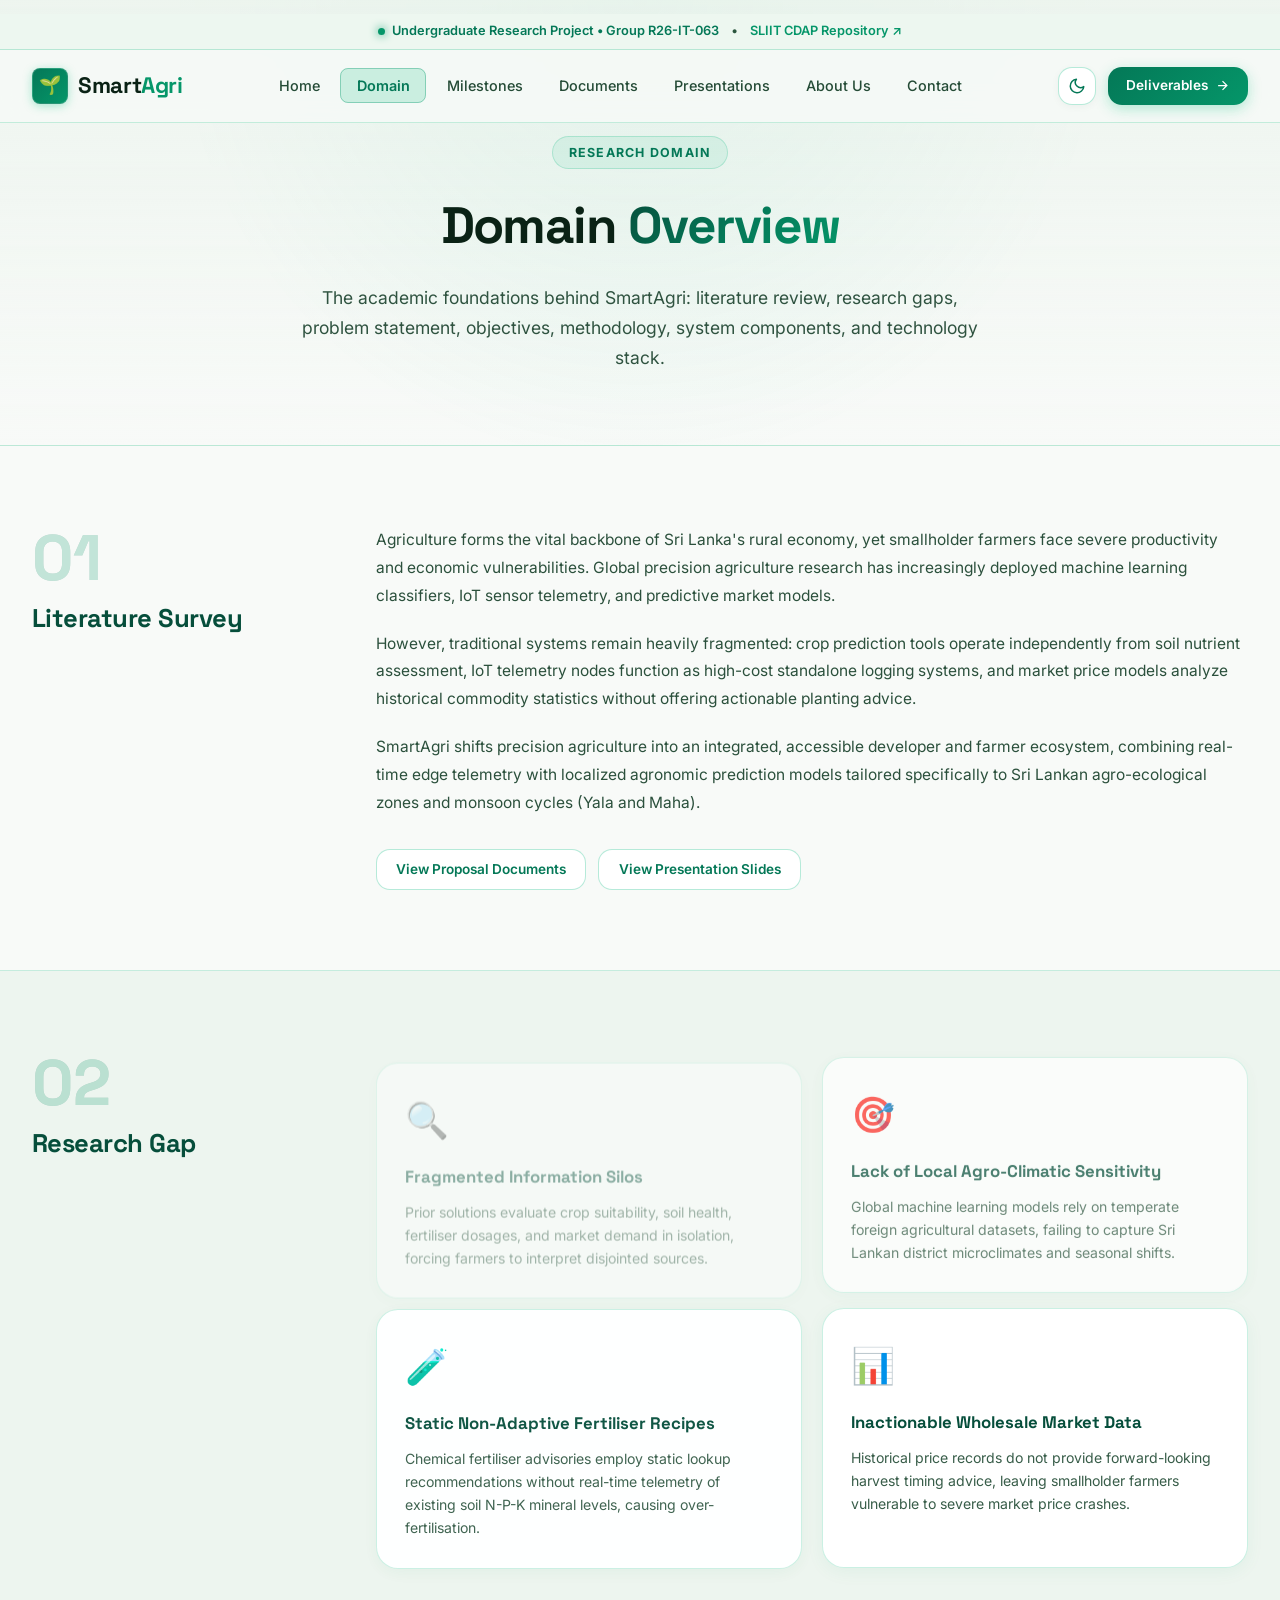
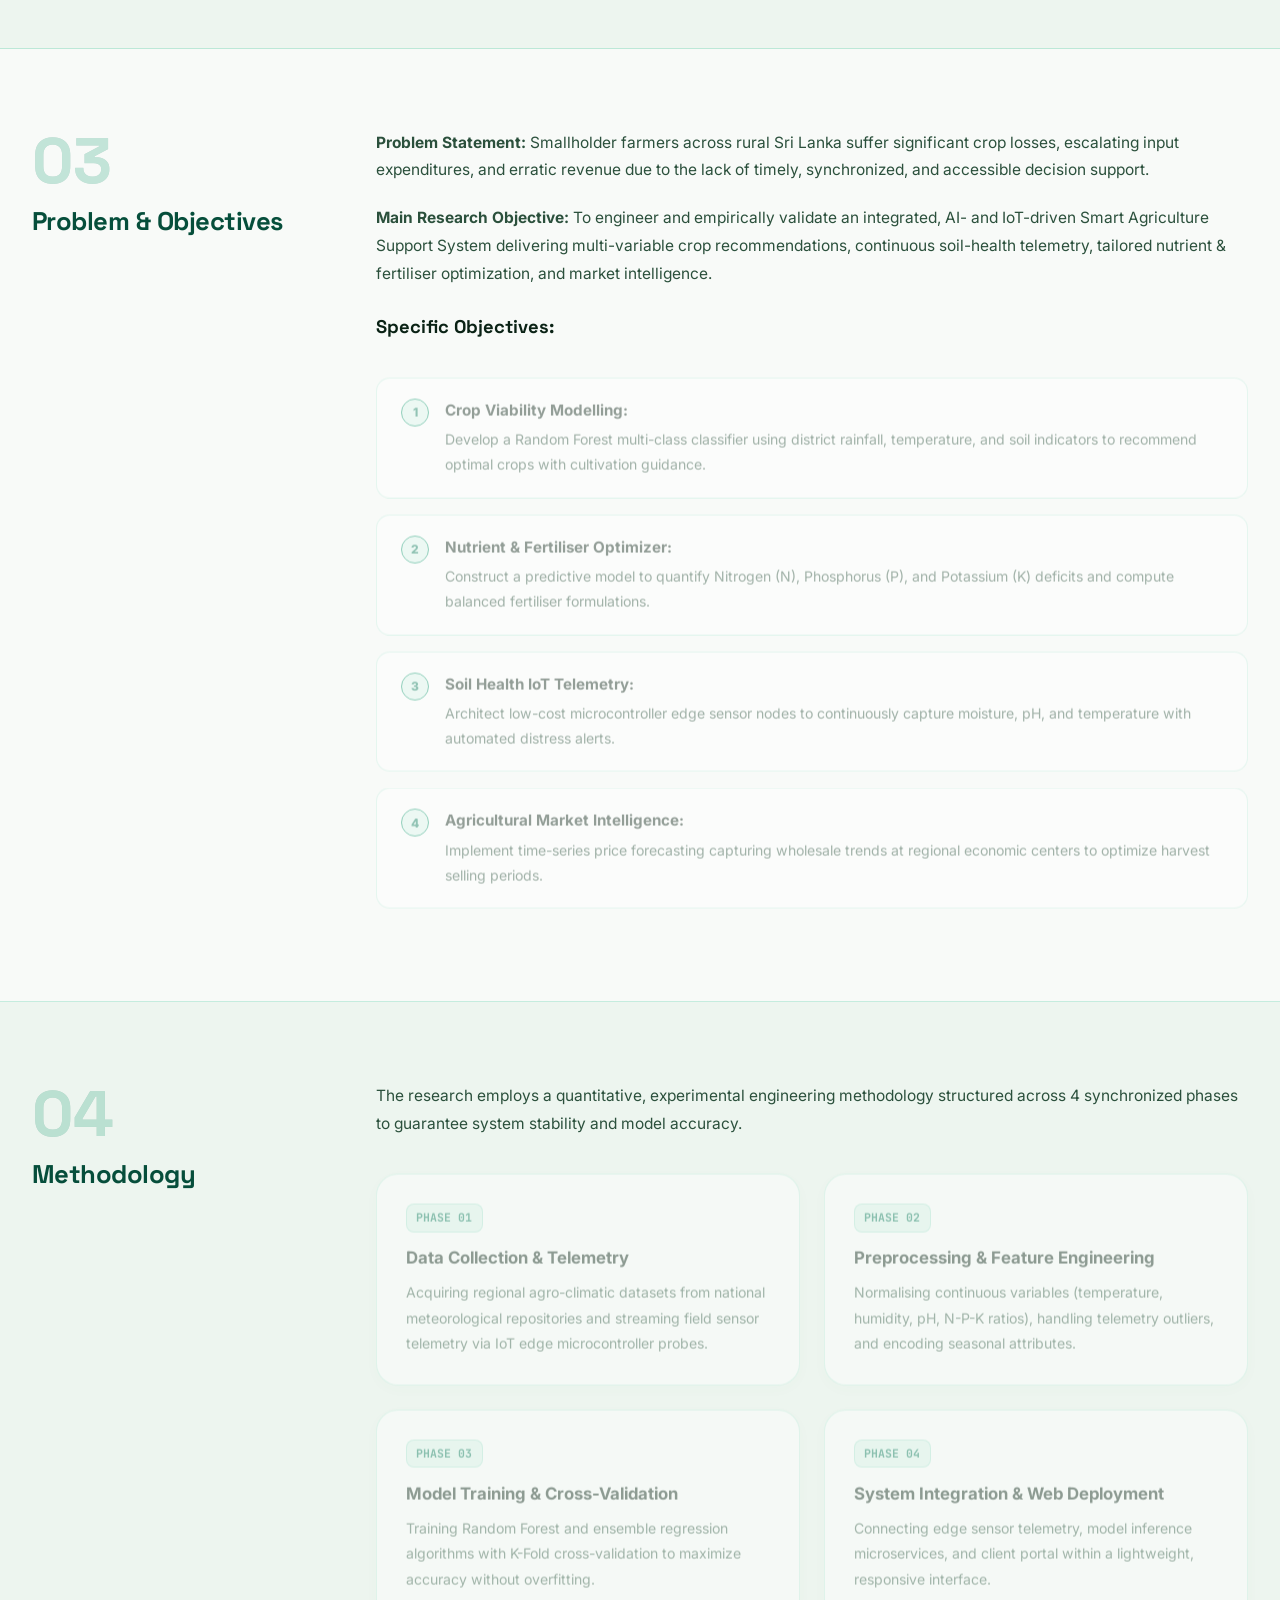
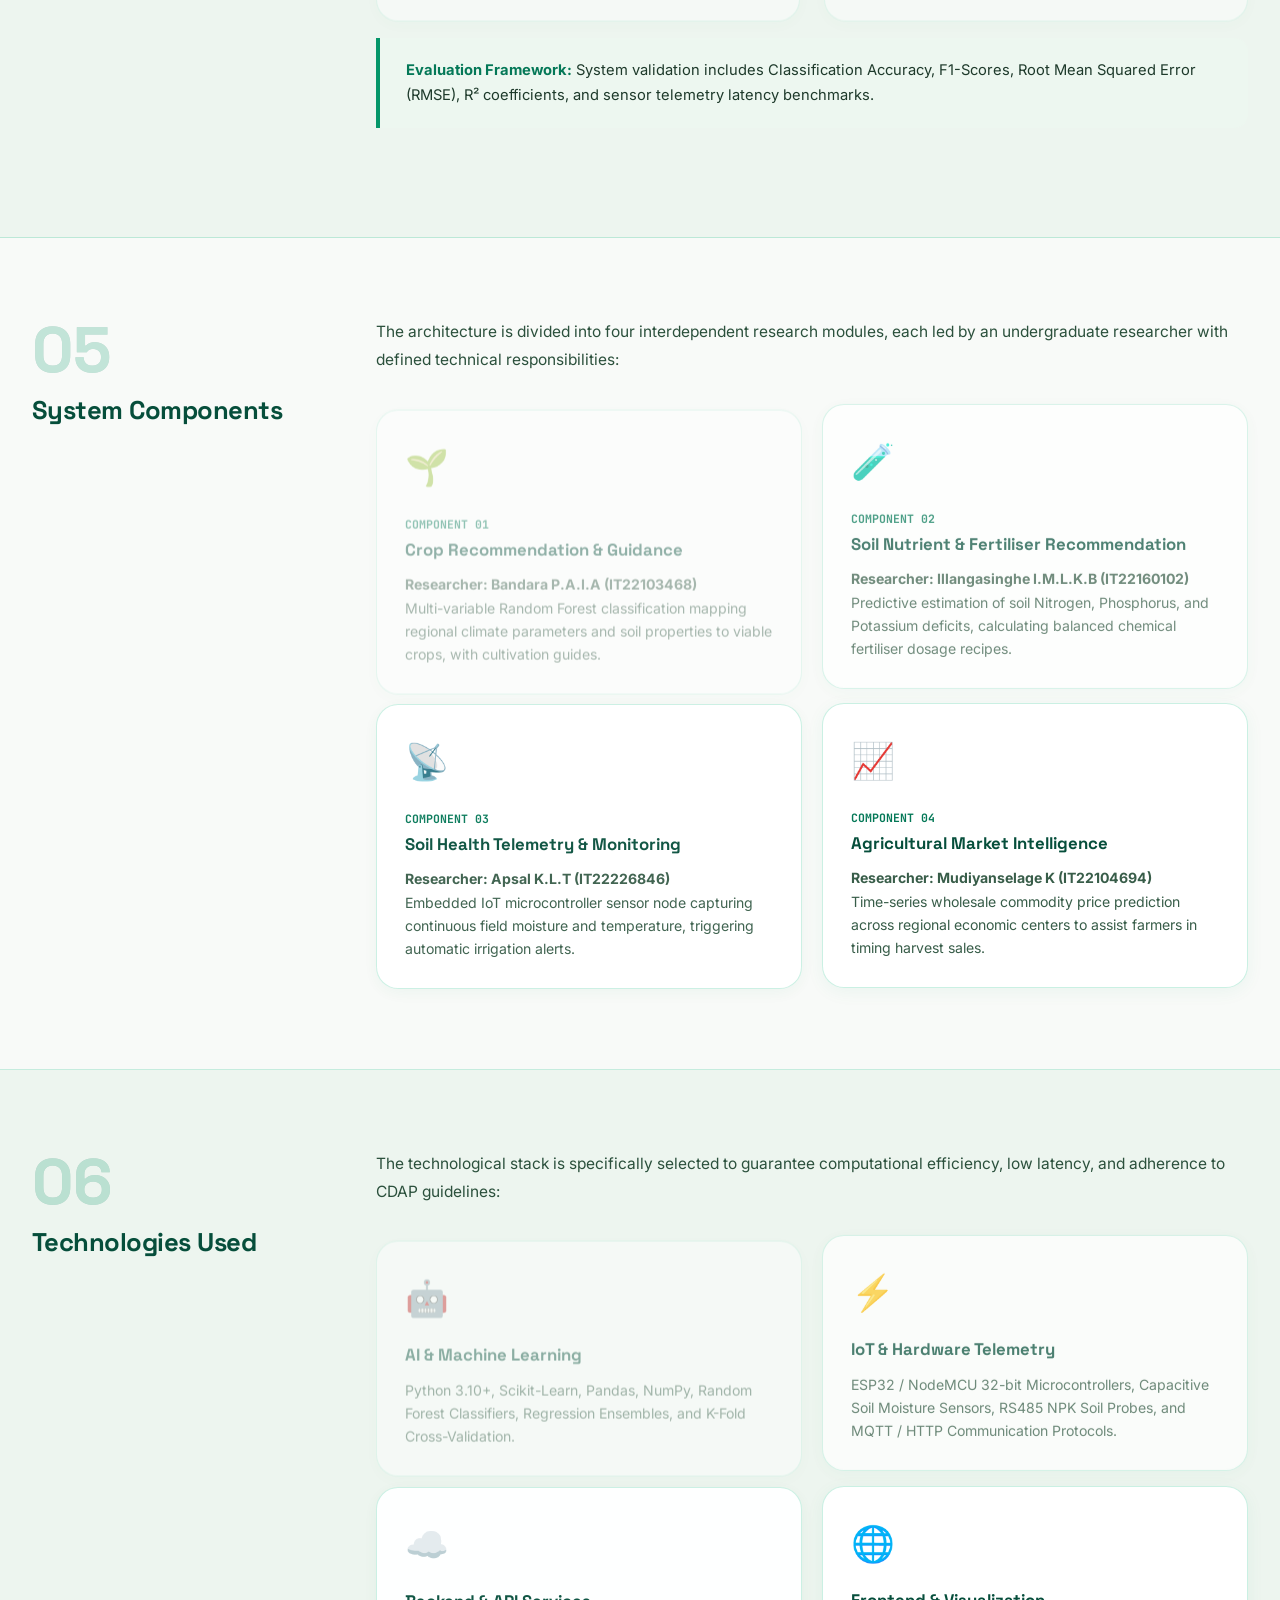
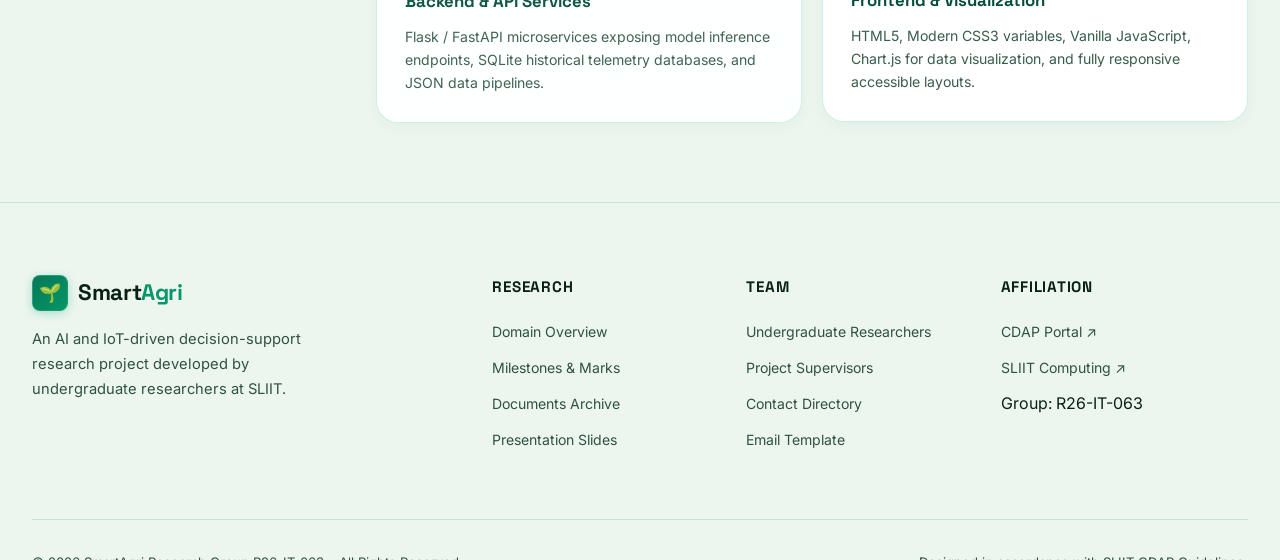
<file: research-gaps.html>
<!DOCTYPE html>
<html lang="en">
<head>
  <meta charset="UTF-8" />
  <meta http-equiv="refresh" content="0; url=domain.html#research-gap" />
  <title>Research Gaps | SmartAgri</title>
</head>
<body>
  <p>Redirecting to <a href="domain.html#research-gap">Research Gaps</a>...</p>
</body>
</html>
</file>
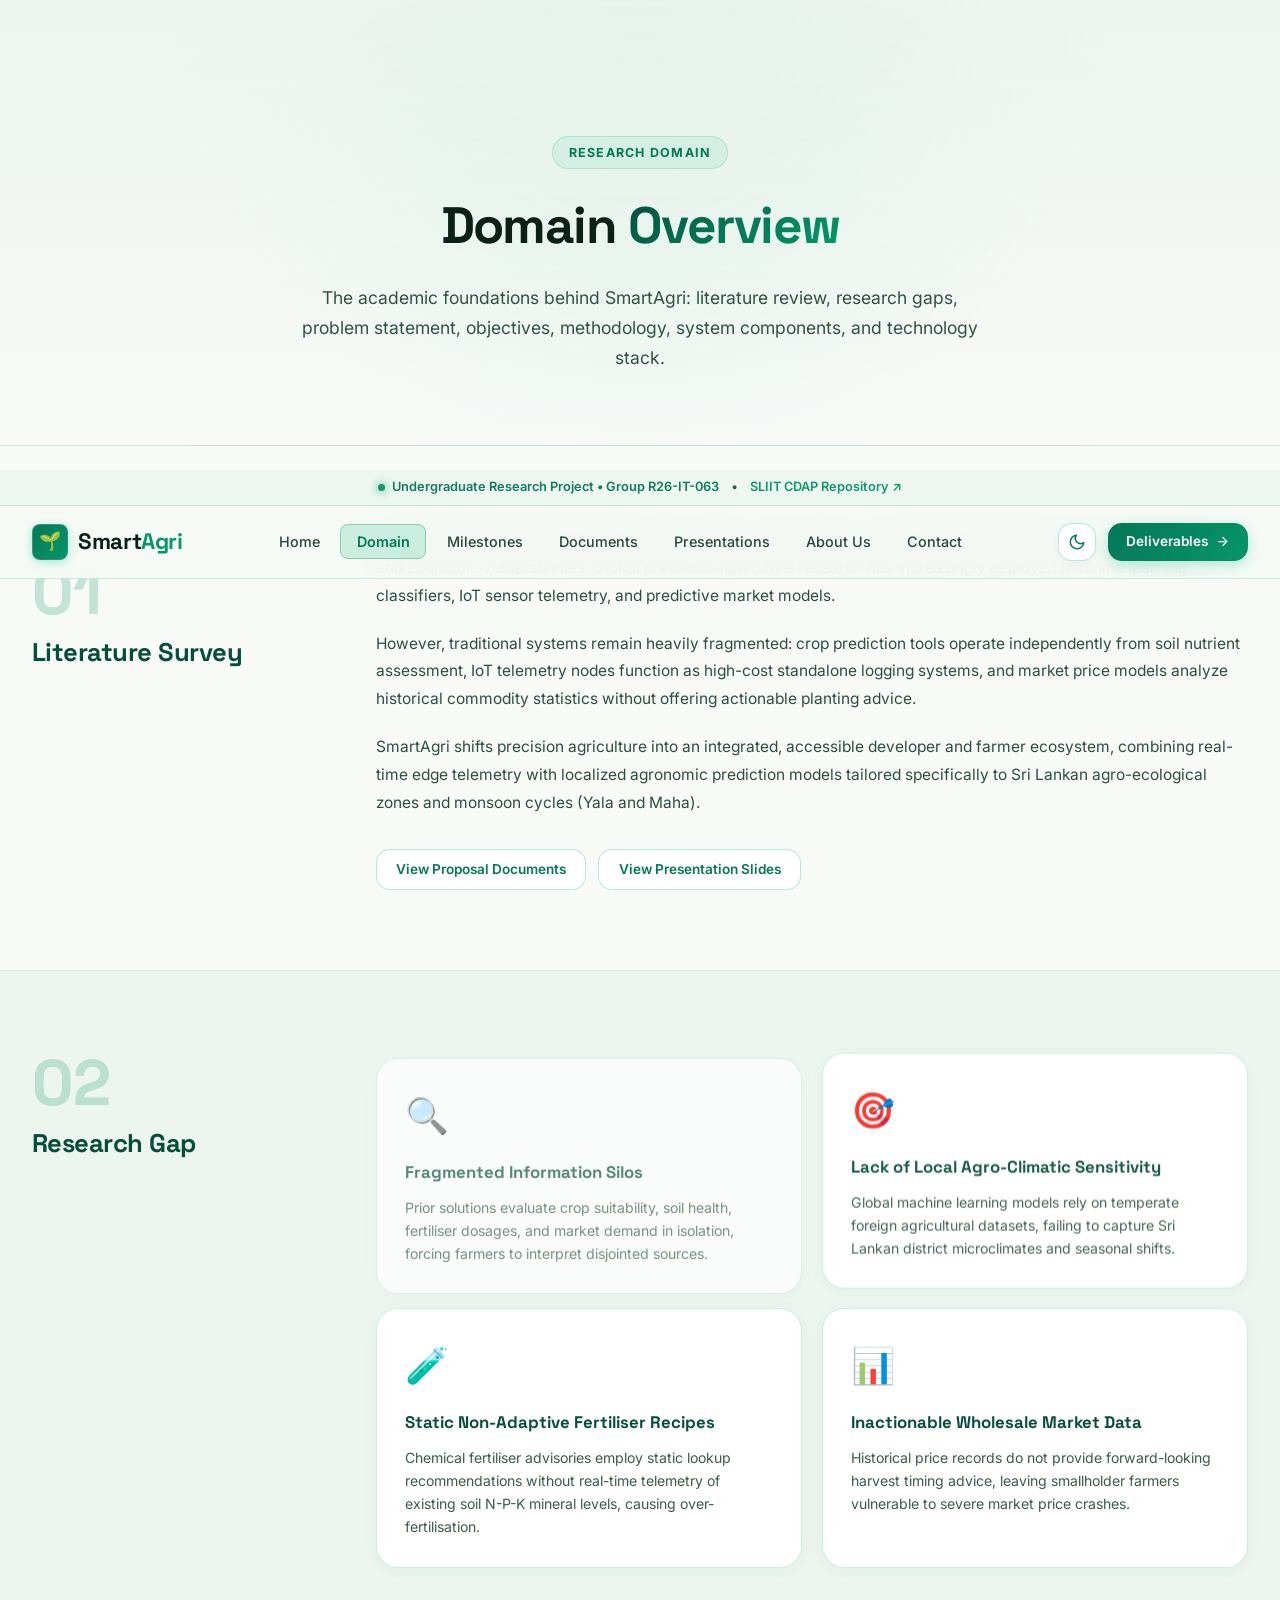
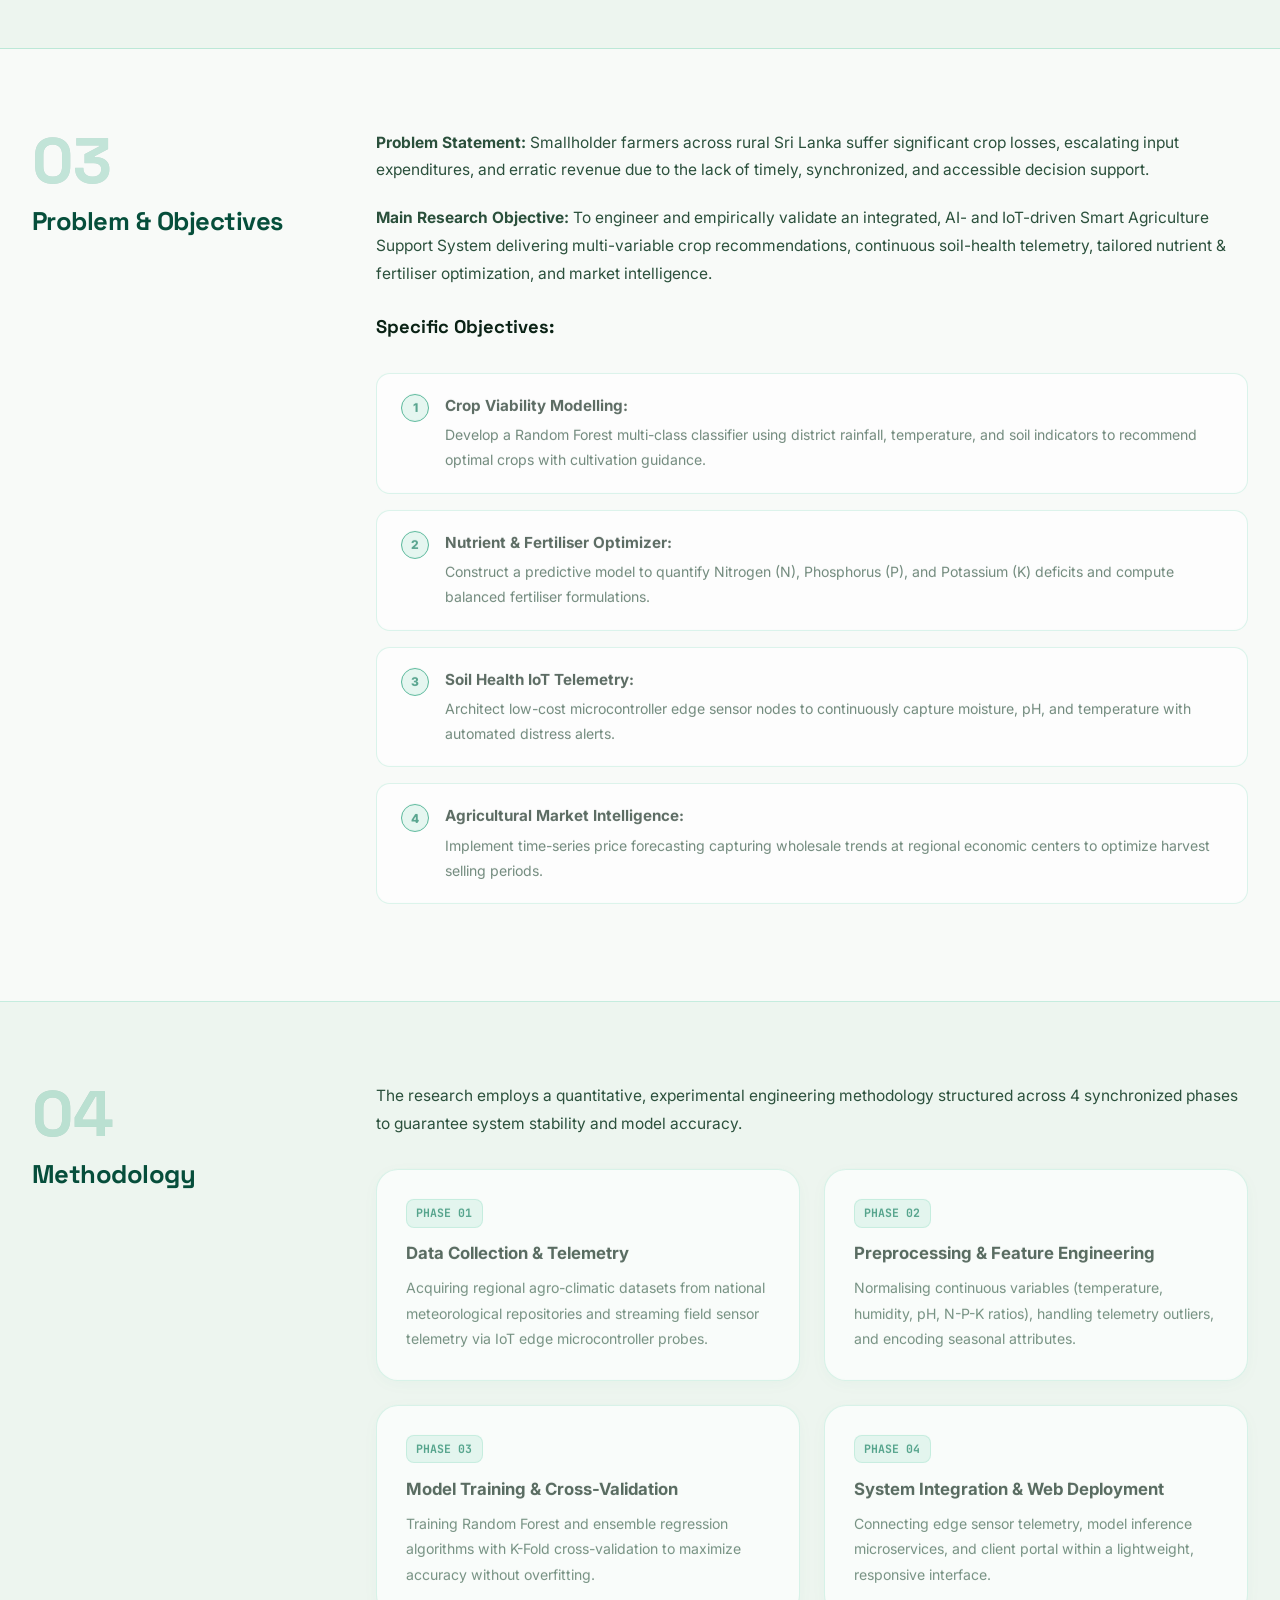
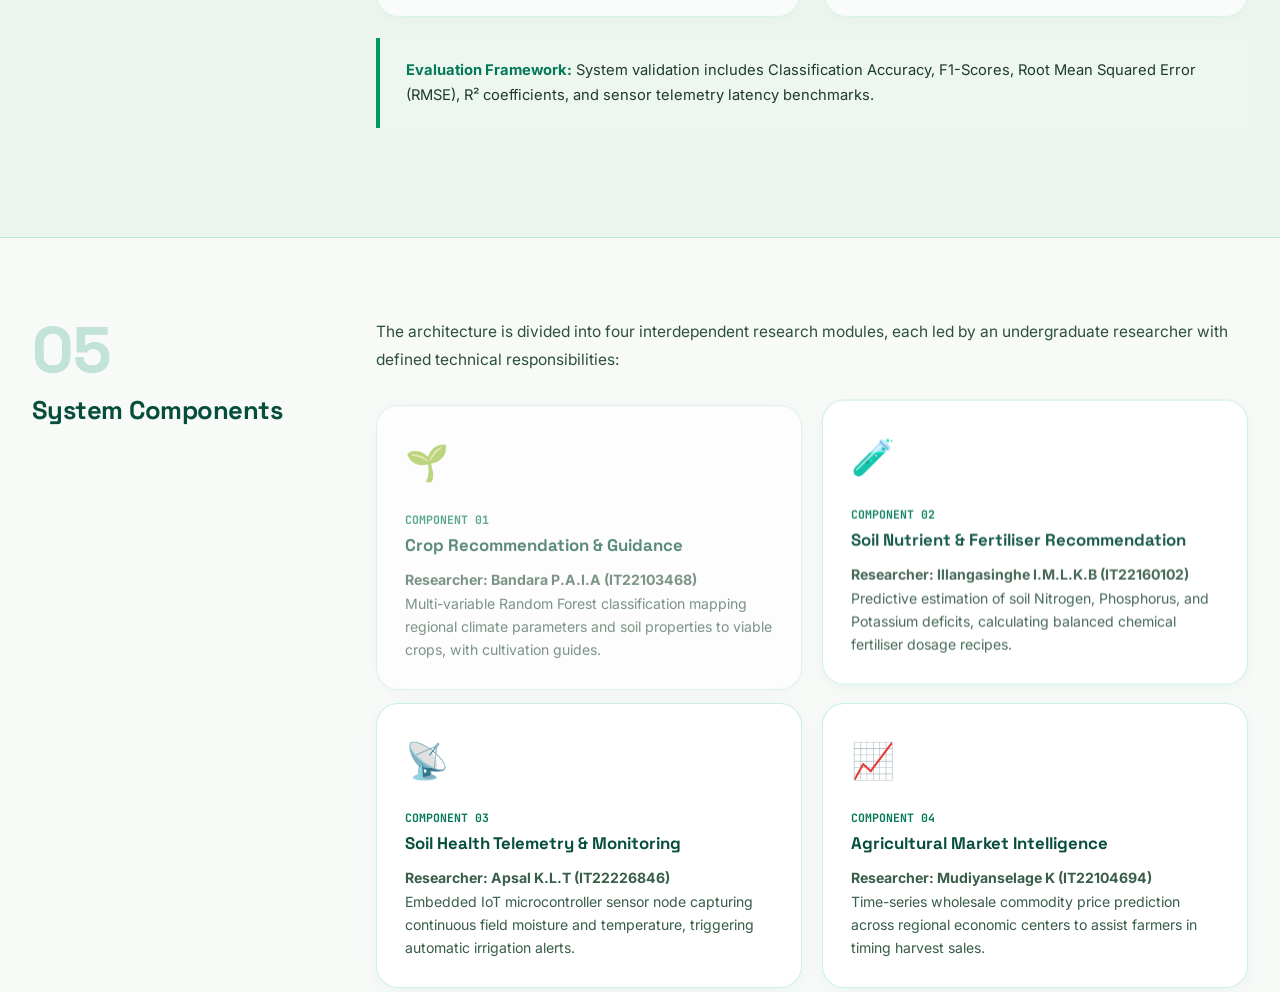
<file: system-components.html>
<!DOCTYPE html>
<html lang="en">
<head>
  <meta charset="UTF-8" />
  <meta http-equiv="refresh" content="0; url=domain.html#system-components" />
  <title>System Components | SmartAgri</title>
</head>
<body>
  <p>Redirecting to <a href="domain.html#system-components">System Components</a>...</p>
</body>
</html>
</file>
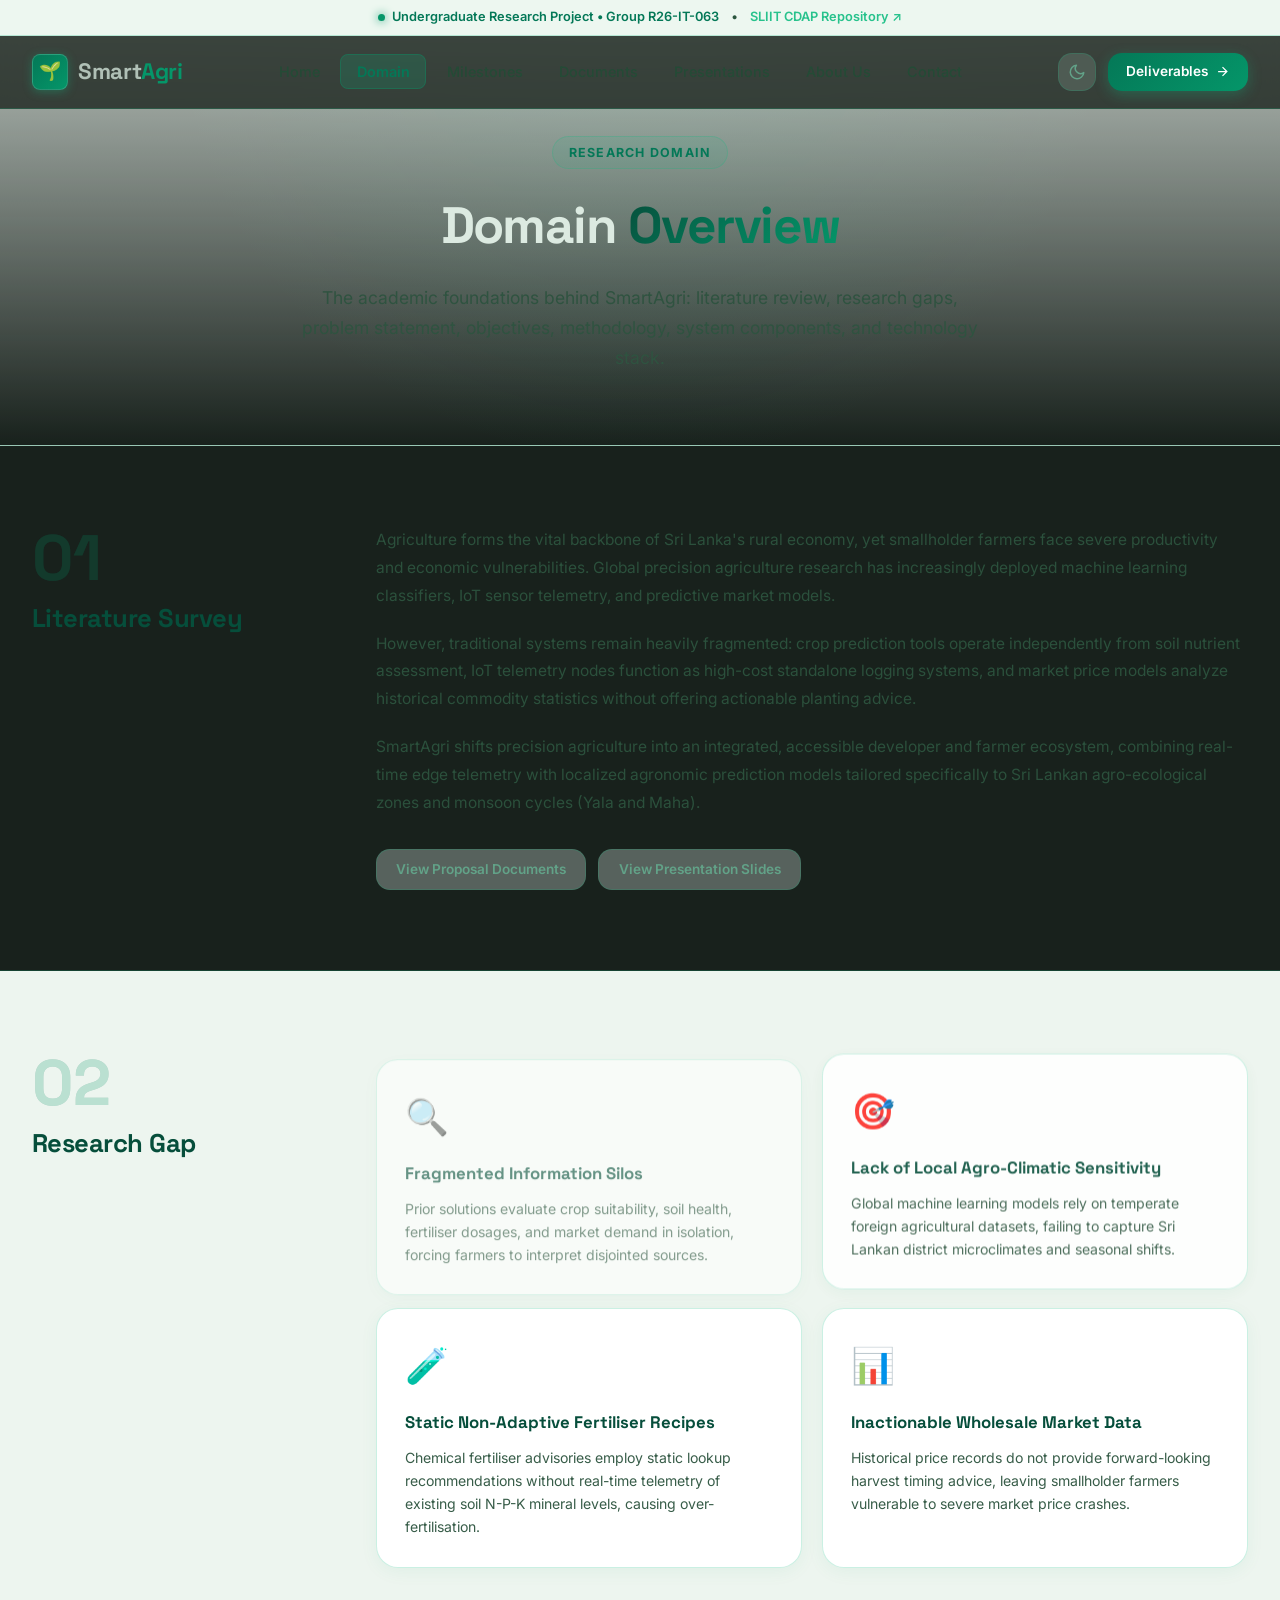
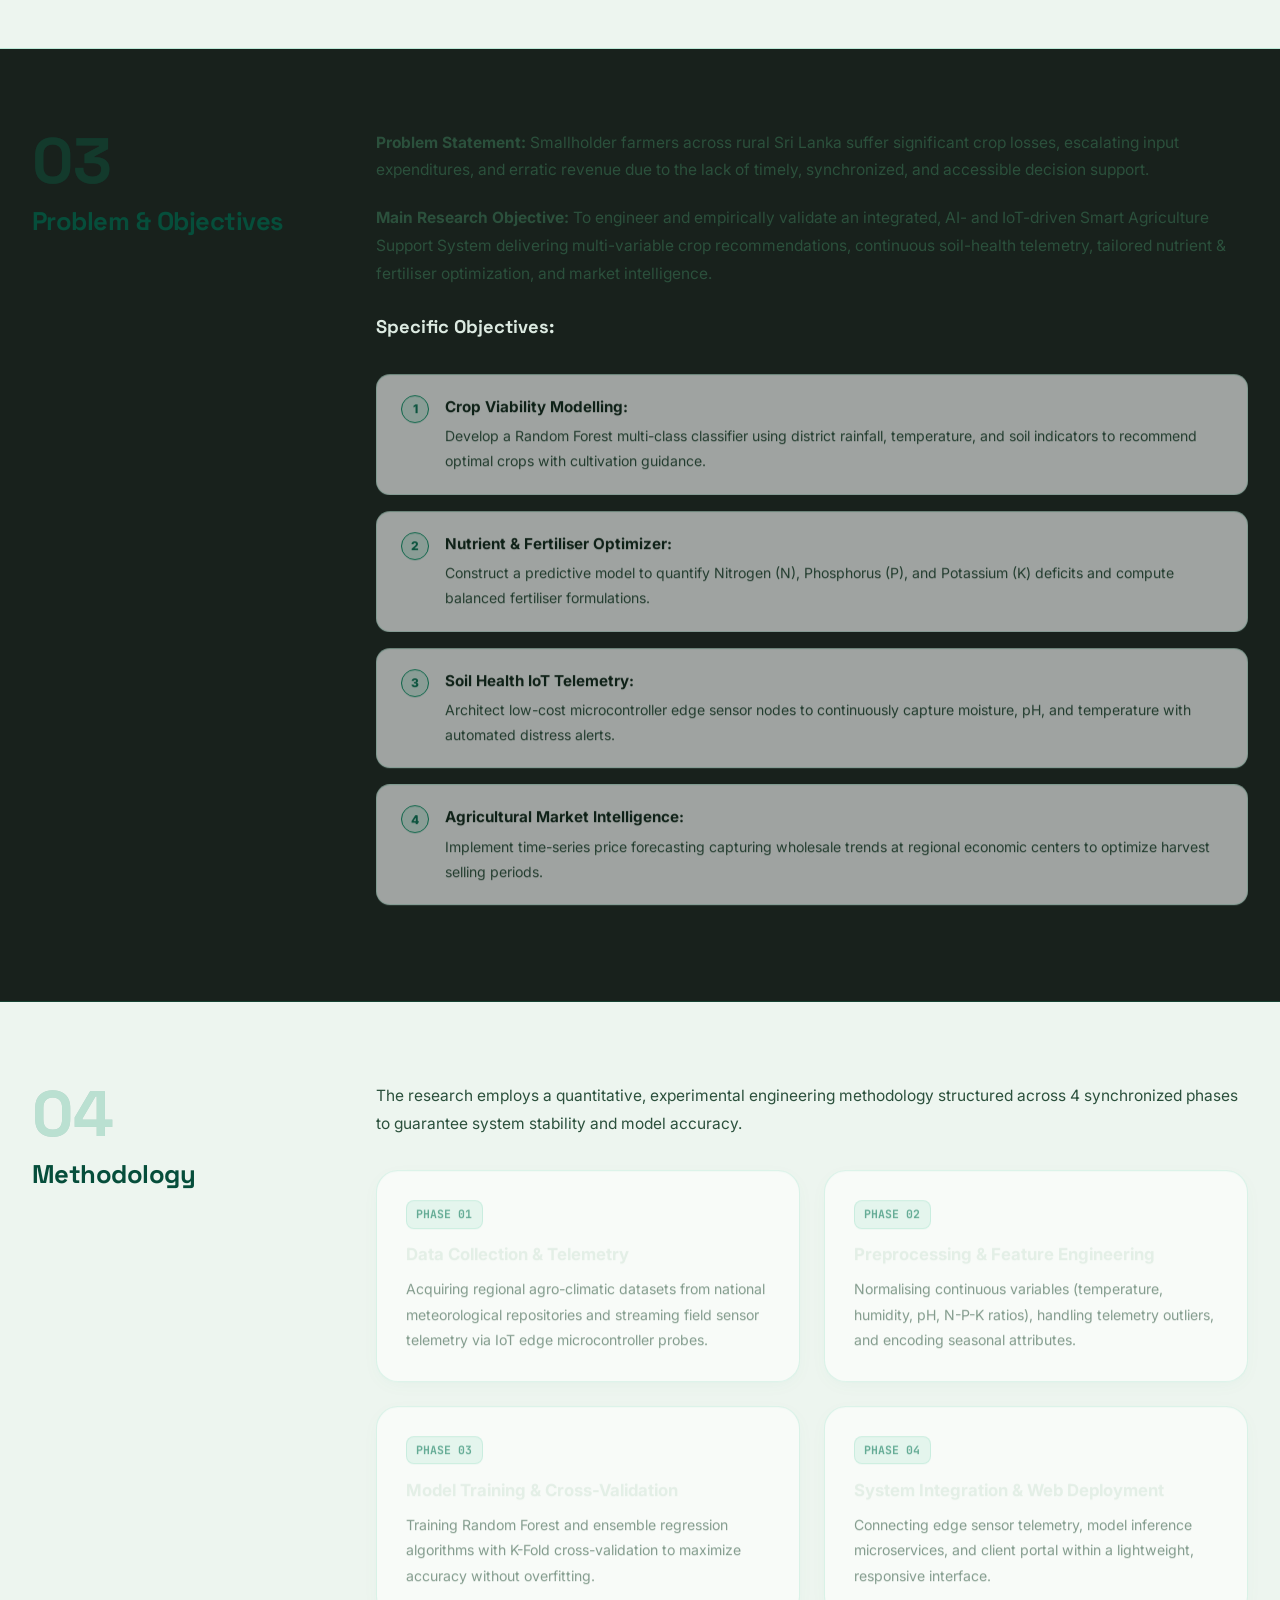
<file: technologies.html>
<!DOCTYPE html>
<html lang="en">
<head>
  <meta charset="UTF-8" />
  <meta http-equiv="refresh" content="0; url=domain.html#technologies" />
  <title>Technologies Used | SmartAgri</title>
</head>
<body>
  <p>Redirecting to <a href="domain.html#technologies">Technologies Used</a>...</p>
</body>
</html>
</file>
<file: css/style.css>
/* =========================================================
   SmartAgri Website — Global Styles
   Matched to the reference design system with Emerald/Green Agriculture theme
   ========================================================= */

@import url('https://fonts.googleapis.com/css2?family=Inter:wght@300;400;500;600;700;800;900&family=Space+Grotesk:wght@400;500;600;700&family=JetBrains+Mono:wght@400;500;600&display=swap');

/* ---- Design Tokens ---- */
:root {
  /* Default: Deep Agriculture Emerald Dark Theme */
  --clr-bg: #030d07;
  --clr-bg-2: #06150c;
  --clr-bg-card: #091c11;
  --clr-bg-card-hover: #0f2c1c;
  --clr-border: rgba(16, 185, 129, 0.16);
  --clr-border-hover: rgba(52, 211, 153, 0.45);

  /* Emerald Palette — High (dark) → Low (light) */
  --clr-green-900: #064e3b;   /* darkest forest */
  --clr-green-700: #047857;   /* deep emerald   */
  --clr-green-600: #059669;   /* medium-dark green */
  --clr-primary:   #10b981;   /* primary emerald */
  --clr-green-400: #34d399;   /* medium-light mint */
  --clr-primary-light: #6ee7b7; /* sky mint */
  --clr-green-200: #a7f3d0;   /* very light mint */

  /* State colors */
  --clr-danger:  #ef4444;
  --clr-warning: #f59e0b;
  --clr-info:    #38bdf8;
  --clr-success: #10b981;

  /* Accent uses vibrant mint & lime */
  --clr-accent:   #34d399;
  --clr-accent-2: #059669;
  --clr-lime:     #a3e635;

  --clr-text:       #f0fdf4;
  --clr-text-muted: #86b29b;
  --clr-text-faint: #3b614d;

  /* Gradients flowing across the emerald & mint spectrum */
  --gradient-primary: linear-gradient(135deg, #059669 0%, #34d399 100%);
  --gradient-hero:    linear-gradient(135deg, #047857 0%, #10b981 45%, #a7f3d0 100%);
  --gradient-high:    linear-gradient(135deg, #064e3b 0%, #047857 100%);
  --gradient-mid:     linear-gradient(135deg, #059669 0%, #10b981 100%);
  --gradient-low:     linear-gradient(135deg, #34d399 0%, #6ee7b7 100%);
  --gradient-card:    linear-gradient(145deg, #091c11 0%, #0f2c1c 100%);

  --shadow-sm:          0 2px 8px rgba(0, 0, 0, 0.5);
  --shadow-md:          0 8px 32px rgba(0, 0, 0, 0.6);
  --shadow-lg:          0 20px 60px rgba(0, 0, 0, 0.7);
  --shadow-glow:        0 0 40px rgba(16, 185, 129, 0.25);
  --shadow-glow-accent: 0 0 40px rgba(5, 150, 105, 0.35);

  --radius-sm: 8px;
  --radius-md: 14px;
  --radius-lg: 22px;
  --radius-xl: 32px;

  --font-sans: 'Inter', -apple-system, BlinkMacSystemFont, sans-serif;
  --font-display: 'Space Grotesk', 'Inter', sans-serif;
  --font-mono: 'JetBrains Mono', monospace;

  --transition: 0.25s cubic-bezier(0.4, 0, 0.2, 1);
  --transition-slow: 0.4s cubic-bezier(0.4, 0, 0.2, 1);
}

/* Light Theme Variables */
[data-theme="light"] {
  --clr-bg: #f8faf8;
  --clr-bg-2: #edf5ef;
  --clr-bg-card: #ffffff;
  --clr-bg-card-hover: #f1f8f3;
  --clr-border: rgba(16, 185, 129, 0.22);
  --clr-border-hover: rgba(5, 150, 105, 0.55);

  --clr-primary:   #059669;
  --clr-primary-light: #047857;
  --clr-accent:   #059669;
  --clr-accent-2: #10b981;

  --clr-text:       #0a2215;
  --clr-text-muted: #2f5340;
  --clr-text-faint: #628773;

  --gradient-primary: linear-gradient(135deg, #047857 0%, #059669 100%);
  --gradient-hero:    linear-gradient(135deg, #064e3b 0%, #047857 50%, #059669 100%);
  --gradient-card:    linear-gradient(145deg, #ffffff 0%, #f4f9f5 100%);

  --shadow-sm: 0 2px 8px rgba(0, 0, 0, 0.05);
  --shadow-md: 0 8px 30px rgba(5, 150, 105, 0.09);
  --shadow-lg: 0 20px 50px rgba(5, 150, 105, 0.13);
  --shadow-glow: 0 0 35px rgba(5, 150, 105, 0.12);
}

/* ---- Reset & Base ---- */
*, *::before, *::after {
  box-sizing: border-box;
  margin: 0;
  padding: 0;
}

html {
  scroll-behavior: smooth;
  font-size: 16px;
}

body {
  font-family: var(--font-sans);
  background-color: var(--clr-bg);
  color: var(--clr-text);
  line-height: 1.6;
  overflow-x: hidden;
  -webkit-font-smoothing: antialiased;
  transition: background-color var(--transition-slow), color var(--transition-slow);
}

a {
  color: inherit;
  text-decoration: none;
  transition: color var(--transition);
}

ul { list-style: none; }

img { max-width: 100%; display: block; }

/* ---- Scrollbar ---- */
::-webkit-scrollbar { width: 6px; }
::-webkit-scrollbar-track { background: var(--clr-bg); }
::-webkit-scrollbar-thumb { background: var(--clr-primary); border-radius: 99px; }

/* ---- Selection ---- */
::selection { background: rgba(16, 185, 129, 0.35); color: var(--clr-text); }

/* =========================================================
   HEADER WRAPPER & ANNOUNCEMENT BAR
   Fixes the header overlap bug permanently
   ========================================================= */
.site-header {
  position: fixed;
  top: 0;
  left: 0;
  right: 0;
  z-index: 1000;
  background: rgba(3, 13, 7, 0.78);
  backdrop-filter: blur(16px);
  -webkit-backdrop-filter: blur(16px);
  border-bottom: 1px solid var(--clr-border);
  transition: background var(--transition-slow), backdrop-filter var(--transition-slow), box-shadow var(--transition-slow);
}

[data-theme="light"] .site-header {
  background: rgba(246, 250, 247, 0.9);
}

.site-header.scrolled {
  background: rgba(3, 13, 7, 0.95);
  backdrop-filter: blur(24px);
  -webkit-backdrop-filter: blur(24px);
  box-shadow: 0 4px 25px rgba(0, 0, 0, 0.35);
}

[data-theme="light"] .site-header.scrolled {
  background: rgba(246, 250, 247, 0.98);
  box-shadow: var(--shadow-md);
}

.announcement-bar {
  background: rgba(16, 185, 129, 0.08);
  border-bottom: 1px solid var(--clr-border);
  color: var(--clr-text-muted);
  font-size: 0.8rem;
  padding: 0.45rem 1.5rem;
  display: flex;
  align-items: center;
  justify-content: center;
  gap: 0.75rem;
  position: relative;
  z-index: 2;
  transition: max-height 0.35s ease, opacity 0.3s ease, padding 0.35s ease, border-bottom-width 0.35s ease;
  max-height: 50px;
  opacity: 1;
  overflow: hidden;
}

.site-header.scrolled .announcement-bar {
  max-height: 0;
  opacity: 0;
  padding-top: 0;
  padding-bottom: 0;
  border-bottom-width: 0;
}

.announcement-badge {
  display: inline-flex;
  align-items: center;
  gap: 0.45rem;
  font-weight: 600;
  color: var(--clr-primary-light);
}

.announcement-dot {
  width: 7px;
  height: 7px;
  border-radius: 50%;
  background: var(--clr-primary);
  box-shadow: 0 0 10px var(--clr-primary);
}

.announcement-link {
  color: var(--clr-accent);
  font-weight: 600;
  transition: color var(--transition);
}

.announcement-link:hover {
  text-decoration: underline;
  color: var(--clr-primary-light);
}

/* =========================================================
   NAVBAR
   ========================================================= */
.navbar {
  position: relative;
  padding: 0;
  background: transparent;
  width: 100%;
}

.site-header.scrolled .navbar {
  background: transparent;
}

.nav-container {
  max-width: 1320px;
  margin: 0 auto;
  padding: 0 2rem;
  height: 72px;
  display: flex;
  align-items: center;
  justify-content: space-between;
  gap: 1.5rem;
}

.nav-logo {
  display: flex;
  align-items: center;
  gap: 0.65rem;
  font-family: var(--font-display);
  font-size: 1.4rem;
  font-weight: 800;
  letter-spacing: -0.02em;
  color: var(--clr-text);
}

.logo-badge {
  width: 36px;
  height: 36px;
  border-radius: var(--radius-sm);
  background: linear-gradient(135deg, var(--clr-green-700), var(--clr-primary));
  display: grid;
  place-items: center;
  font-size: 18px;
  box-shadow: 0 2px 10px rgba(16, 185, 129, 0.35);
  border: 1px solid rgba(255, 255, 255, 0.15);
}

.accent { color: var(--clr-accent); }

.nav-links {
  display: flex;
  align-items: center;
  gap: 0.35rem;
}

.nav-link {
  padding: 0.5rem 0.95rem;
  border-radius: var(--radius-sm);
  font-size: 0.9rem;
  font-weight: 500;
  color: var(--clr-text-muted);
  transition: all var(--transition);
}

.nav-link:hover {
  color: var(--clr-text);
  background: rgba(16, 185, 129, 0.08);
}

.nav-link.active {
  color: var(--clr-primary-light);
  background: rgba(16, 185, 129, 0.14);
  font-weight: 600;
  border: 1px solid var(--clr-border);
}

/* Nav Actions (Theme Toggle & CTA) */
.nav-actions {
  display: flex;
  align-items: center;
  gap: 0.75rem;
}

.theme-toggle-btn {
  background: var(--clr-bg-card);
  border: 1px solid var(--clr-border);
  color: var(--clr-text-muted);
  width: 38px;
  height: 38px;
  border-radius: var(--radius-md);
  display: grid;
  place-items: center;
  cursor: pointer;
  transition: all var(--transition);
}

.theme-toggle-btn:hover {
  border-color: var(--clr-border-hover);
  color: var(--clr-primary-light);
  transform: translateY(-1px);
}

/* Light Mode Overrides for Navigation */
[data-theme="light"] .announcement-bar {
  background: #edf7f0;
  border-bottom: 1px solid rgba(16, 185, 129, 0.25);
  color: #2b563e;
}

[data-theme="light"] .announcement-badge {
  color: #047857;
}

[data-theme="light"] .announcement-link {
  color: #059669;
}

[data-theme="light"] .nav-link {
  color: #244b36;
  font-weight: 500;
}

[data-theme="light"] .nav-link:hover {
  color: #064e3b;
  background: rgba(16, 185, 129, 0.12);
}

[data-theme="light"] .nav-link.active {
  color: #047857;
  background: rgba(16, 185, 129, 0.18);
  border-color: rgba(5, 150, 105, 0.35);
  font-weight: 600;
}

[data-theme="light"] .theme-toggle-btn {
  background: #ffffff;
  border-color: rgba(16, 185, 129, 0.3);
  color: #047857;
  box-shadow: 0 2px 8px rgba(0, 0, 0, 0.04);
}

[data-theme="light"] .theme-toggle-btn:hover {
  border-color: #059669;
  background: #f0fdf4;
}

.theme-toggle-btn svg {
  width: 18px;
  height: 18px;
  transition: transform 0.3s ease;
}

.theme-toggle-btn:hover svg {
  transform: rotate(20deg);
}

.nav-btn {
  padding: 0.5rem 1.15rem;
  background: var(--gradient-primary);
  color: #ffffff !important;
  font-size: 0.85rem;
  font-weight: 600;
  border-radius: var(--radius-md);
  box-shadow: 0 4px 14px rgba(16, 185, 129, 0.3);
  display: inline-flex;
  align-items: center;
  gap: 0.4rem;
  transition: all var(--transition);
}

.nav-btn:hover {
  transform: translateY(-2px);
  box-shadow: 0 6px 20px rgba(16, 185, 129, 0.45);
}

.nav-toggle {
  display: none;
  background: none;
  border: none;
  cursor: pointer;
  padding: 0.5rem;
  flex-direction: column;
  gap: 5px;
}

.nav-toggle span {
  display: block;
  width: 24px;
  height: 2px;
  background: var(--clr-text);
  border-radius: 99px;
  transition: all var(--transition);
}

.nav-toggle.open span:nth-child(1) { transform: rotate(45deg) translate(5px, 5px); }
.nav-toggle.open span:nth-child(2) { opacity: 0; }
.nav-toggle.open span:nth-child(3) { transform: rotate(-45deg) translate(5px, -5px); }

/* =========================================================
   BUTTONS
   ========================================================= */
.btn {
  display: inline-flex;
  align-items: center;
  justify-content: center;
  gap: 0.55rem;
  padding: 0.8rem 1.6rem;
  border-radius: var(--radius-md);
  font-family: var(--font-sans);
  font-size: 0.95rem;
  font-weight: 600;
  cursor: pointer;
  border: 1px solid transparent;
  transition: all var(--transition);
}

.btn-primary {
  background: var(--gradient-primary);
  color: #ffffff;
  box-shadow: 0 4px 20px rgba(16, 185, 129, 0.35);
}

.btn-primary:hover {
  transform: translateY(-2px);
  box-shadow: 0 8px 30px rgba(16, 185, 129, 0.5);
}

.btn-secondary {
  background: var(--clr-bg-card);
  border-color: var(--clr-border);
  color: var(--clr-text);
}

.btn-secondary:hover {
  border-color: var(--clr-border-hover);
  background: var(--clr-bg-card-hover);
  transform: translateY(-2px);
}

/* =========================================================
   SECTION HEADERS
   ========================================================= */
.container {
  max-width: 1320px;
  margin: 0 auto;
  padding: 0 2rem;
}

.section-header {
  text-align: center;
  max-width: 760px;
  margin: 0 auto 4rem;
}

.section-tag {
  display: inline-flex;
  align-items: center;
  gap: 0.4rem;
  padding: 0.35rem 0.95rem;
  background: rgba(16, 185, 129, 0.09);
  border: 1px solid var(--clr-border);
  border-radius: 99px;
  font-size: 0.78rem;
  font-weight: 700;
  letter-spacing: 0.1em;
  text-transform: uppercase;
  color: var(--clr-primary-light);
  margin-bottom: 1rem;
}

.section-title {
  font-family: var(--font-display);
  font-size: clamp(2rem, 3.5vw, 2.75rem);
  font-weight: 800;
  letter-spacing: -0.03em;
  line-height: 1.2;
  margin-bottom: 1rem;
}

.section-desc {
  font-size: 1.05rem;
  color: var(--clr-text-muted);
  line-height: 1.7;
}

.gradient-text {
  background: var(--gradient-hero);
  -webkit-background-clip: text;
  -webkit-text-fill-color: transparent;
  background-clip: text;
}

/* =========================================================
   FOOTER
   ========================================================= */
.footer {
  background: var(--clr-bg-2);
  border-top: 1px solid var(--clr-border);
  padding: 4.5rem 0 2.5rem;
}

.footer-grid {
  display: grid;
  grid-template-columns: 2fr 1fr 1fr 1.2fr;
  gap: 3rem;
  margin-bottom: 3.5rem;
}

.footer-brand p {
  color: var(--clr-text-muted);
  font-size: 0.92rem;
  line-height: 1.7;
  margin-top: 1rem;
  max-width: 320px;
}

.footer-col h4 {
  font-family: var(--font-display);
  font-size: 0.95rem;
  font-weight: 700;
  letter-spacing: 0.05em;
  text-transform: uppercase;
  color: var(--clr-text);
  margin-bottom: 1.2rem;
}

.footer-col ul li {
  margin-bottom: 0.65rem;
}

.footer-col ul a {
  color: var(--clr-text-muted);
  font-size: 0.88rem;
  transition: color var(--transition);
}

.footer-col ul a:hover {
  color: var(--clr-primary-light);
}

.footer-bottom {
  border-top: 1px solid var(--clr-border);
  padding-top: 2rem;
  display: flex;
  align-items: center;
  justify-content: space-between;
  font-size: 0.82rem;
  color: var(--clr-text-muted);
  flex-wrap: wrap;
  gap: 1rem;
}

.footer-bottom a {
  color: var(--clr-primary-light);
}

/* =========================================================
   SITE POPUP TOAST (For Downloads & Contact Messages)
   ========================================================= */
.contact-toast-overlay {
  position: fixed;
  inset: 0;
  background: rgba(2, 10, 6, 0.75);
  backdrop-filter: blur(8px);
  -webkit-backdrop-filter: blur(8px);
  display: flex;
  align-items: center;
  justify-content: center;
  z-index: 9999;
  opacity: 0;
  visibility: hidden;
  transition: all var(--transition);
}

.contact-toast-overlay.show {
  opacity: 1;
  visibility: visible;
}

.contact-toast-box {
  background: var(--clr-bg-card);
  border: 1px solid var(--clr-border-hover);
  border-radius: var(--radius-lg);
  padding: 2.2rem;
  max-width: 440px;
  width: 90%;
  text-align: center;
  box-shadow: var(--shadow-lg), var(--shadow-glow);
  transform: scale(0.95);
  transition: transform var(--transition);
}

.contact-toast-overlay.show .contact-toast-box {
  transform: scale(1);
}

.contact-toast-icon {
  width: 52px;
  height: 52px;
  border-radius: 50%;
  background: rgba(16, 185, 129, 0.15);
  border: 1px solid var(--clr-primary);
  color: var(--clr-primary-light);
  display: grid;
  place-items: center;
  font-size: 24px;
  margin: 0 auto 1.2rem;
}

.contact-toast-box h3 {
  font-family: var(--font-display);
  font-size: 1.3rem;
  margin-bottom: 0.6rem;
}

.contact-toast-box p {
  color: var(--clr-text-muted);
  font-size: 0.92rem;
  line-height: 1.6;
  margin-bottom: 1.5rem;
}

.contact-toast-btn {
  padding: 0.65rem 1.8rem;
  background: var(--gradient-primary);
  color: #fff;
  border: none;
  border-radius: var(--radius-md);
  font-weight: 600;
  cursor: pointer;
  transition: all var(--transition);
}

.contact-toast-btn:hover {
  transform: translateY(-1px);
}

/* =========================================================
   RESPONSIVE
   ========================================================= */
@media (max-width: 1024px) {
  .nav-links { display: none; }
  .nav-toggle { display: flex; }
  .nav-links.open {
    display: flex;
    flex-direction: column;
    position: absolute;
    top: 100%;
    left: 0;
    right: 0;
    background: rgba(4, 18, 9, 0.98);
    backdrop-filter: blur(24px);
    -webkit-backdrop-filter: blur(24px);
    border-bottom: 1px solid var(--clr-border);
    padding: 1.5rem 1.75rem;
    box-shadow: 0 20px 45px rgba(0, 0, 0, 0.6);
    gap: 0.4rem;
    max-height: calc(100vh - 80px);
    overflow-y: auto;
  }

  [data-theme="light"] .nav-links.open {
    background: rgba(246, 250, 247, 0.98);
    border-bottom: 1px solid rgba(16, 185, 129, 0.25);
    box-shadow: 0 20px 45px rgba(5, 150, 105, 0.15);
  }

  .nav-links.open .nav-link {
    width: 100%;
    padding: 0.85rem 1rem;
    font-size: 1rem;
    border-radius: var(--radius-sm);
  }

  .footer-grid {
    grid-template-columns: 1fr 1fr;
    gap: 2rem;
  }
}

@media (max-width: 640px) {
  .site-header {
    width: 100%;
  }

  .announcement-bar {
    font-size: 0.72rem;
    padding: 0.35rem 0.6rem;
    gap: 0.35rem;
    flex-wrap: wrap;
    line-height: 1.35;
    text-align: center;
    justify-content: center;
  }

  .announcement-badge {
    gap: 0.3rem;
  }

  .nav-container {
    padding: 0 1rem;
    height: 64px;
    gap: 0.75rem;
  }

  .nav-logo {
    font-size: 1.2rem;
    gap: 0.5rem;
  }

  .logo-badge {
    width: 32px;
    height: 32px;
    font-size: 16px;
  }

  /* Hide the header CTA button on small phones so logo and hamburger never get squeezed */
  .nav-btn {
    display: none !important;
  }

  .nav-actions {
    gap: 0.5rem;
  }

  .theme-toggle-btn {
    width: 36px;
    height: 36px;
  }

  .nav-links.open {
    padding: 1.25rem 1.25rem;
  }

  .footer-grid {
    grid-template-columns: 1fr;
    gap: 2rem;
  }

  .footer-bottom {
    flex-direction: column;
    text-align: center;
    gap: 1rem;
  }
}

@media (max-width: 480px) {
  html, body {
    overflow-x: hidden;
  }

  .announcement-bar {
    font-size: 0.68rem;
    padding: 0.3rem 0.4rem;
  }

  .container {
    padding: 0 1rem;
  }
}
</file>
<file: css/home.css>
/* =========================================================
   SmartAgri — Home Page Styles
   Matched to the reference design system with Emerald/Green Agriculture theme
   ========================================================= */

/* ---- Hero Section ---- */
.hero {
  min-height: 100vh;
  display: grid;
  grid-template-columns: 1fr 1fr;
  align-items: center;
  gap: 3.5rem;
  padding: 8rem 2rem 5rem;
  max-width: 1400px;
  margin: 0 auto;
  position: relative;
}

.hero-bg {
  position: fixed;
  inset: 0;
  pointer-events: none;
  z-index: 0;
  overflow: hidden;
}

.hero-grid {
  position: absolute;
  inset: 0;
  background-image:
    linear-gradient(rgba(16, 185, 129, 0.04) 1px, transparent 1px),
    linear-gradient(90deg, rgba(16, 185, 129, 0.04) 1px, transparent 1px);
  background-size: 60px 60px;
}

.hero-glow {
  position: absolute;
  border-radius: 50%;
  filter: blur(120px);
  animation: pulse-glow 6s ease-in-out infinite;
}

.glow-1 {
  width: 600px;
  height: 600px;
  background: rgba(4, 120, 87, 0.16);
  top: -200px;
  right: -100px;
  animation-delay: 0s;
}

.glow-2 {
  width: 500px;
  height: 500px;
  background: rgba(16, 185, 129, 0.12);
  bottom: -100px;
  left: -100px;
  animation-delay: 3s;
}

.hero-orb {
  position: absolute;
  border-radius: 50%;
  border: 1px solid rgba(16, 185, 129, 0.18);
  animation: pulse-glow 8s ease-in-out infinite;
}

.orb-1 {
  width: 420px;
  height: 420px;
  top: 10%;
  right: 5%;
  animation-delay: 1s;
}

.orb-2 {
  width: 220px;
  height: 220px;
  bottom: 15%;
  left: 8%;
  animation-delay: 4s;
}

.hero-content {
  position: relative;
  z-index: 1;
}

.hero-badge {
  display: inline-flex;
  align-items: center;
  gap: 0.6rem;
  padding: 0.45rem 1.15rem;
  background: rgba(16, 185, 129, 0.09);
  border: 1px solid rgba(16, 185, 129, 0.25);
  border-radius: 99px;
  font-size: 0.8rem;
  font-weight: 600;
  color: var(--clr-primary-light);
  margin-bottom: 1.4rem;
  animation: fadeIn 0.8s ease forwards;
}

.badge-dot {
  width: 7px;
  height: 7px;
  background: var(--clr-accent);
  border-radius: 50%;
  box-shadow: 0 0 10px var(--clr-accent);
  animation: pulse-glow 2s ease-in-out infinite;
}

/* Research Topic Card (from Reference) */
.research-topic-card {
  position: relative;
  width: 100%;
  max-width: 680px;
  margin: 0 0 1.6rem;
  padding: 1.1rem 1.3rem;
  background:
    linear-gradient(145deg, rgba(9, 28, 17, 0.92), rgba(15, 44, 28, 0.82)),
    radial-gradient(circle at top left, rgba(16, 185, 129, 0.25), transparent 45%);
  border: 1px solid rgba(52, 211, 153, 0.35);
  border-radius: 20px;
  box-shadow: 0 18px 50px rgba(5, 150, 105, 0.16);
  overflow: hidden;
  animation: fadeInUp 0.8s ease 0.15s both;
}

[data-theme="light"] .research-topic-card {
  background:
    linear-gradient(145deg, #ffffff 0%, #f4faf6 100%),
    radial-gradient(circle at top left, rgba(16, 185, 129, 0.12), transparent 50%);
  border: 1px solid rgba(16, 185, 129, 0.35);
  box-shadow: 0 10px 30px rgba(5, 150, 105, 0.1);
}

.research-topic-card::before {
  content: "";
  position: absolute;
  inset: 0;
  border-radius: inherit;
  background: linear-gradient(90deg, rgba(52, 211, 153, 0.25), transparent 40%, rgba(167, 243, 208, 0.18));
  pointer-events: none;
  opacity: 0.75;
}

[data-theme="light"] .research-topic-card::before {
  background: linear-gradient(90deg, rgba(16, 185, 129, 0.14), transparent 45%, rgba(5, 150, 105, 0.08));
  opacity: 0.9;
}

.research-topic-label {
  position: relative;
  display: inline-flex;
  align-items: center;
  gap: 0.45rem;
  margin-bottom: 0.55rem;
  color: var(--clr-primary-light);
  font-size: 0.72rem;
  font-weight: 800;
  text-transform: uppercase;
  letter-spacing: 0.12em;
}

[data-theme="light"] .research-topic-label {
  color: #047857;
}

.research-topic-label::before {
  content: "";
  width: 8px;
  height: 8px;
  border-radius: 50%;
  background: var(--clr-accent);
  box-shadow: 0 0 16px rgba(52, 211, 153, 0.9);
}

[data-theme="light"] .research-topic-label::before {
  background: #059669;
  box-shadow: 0 0 12px rgba(5, 150, 105, 0.6);
}

.research-topic-title {
  position: relative;
  margin: 0;
  color: var(--clr-text);
  font-family: var(--font-display);
  font-size: clamp(1rem, 1.8vw, 1.3rem);
  font-weight: 800;
  line-height: 1.45;
  letter-spacing: 0.01em;
}

[data-theme="light"] .research-topic-title {
  color: #064e3b;
}

[data-theme="light"] .hero-badge {
  background: rgba(16, 185, 129, 0.12);
  border-color: rgba(16, 185, 129, 0.35);
  color: #047857;
}

[data-theme="light"] .hero-title {
  color: #082816;
}

[data-theme="light"] .hero-subtitle {
  color: #2e5340;
}

[data-theme="light"] .stat-number {
  color: #047857;
}

[data-theme="light"] .stat-label {
  color: #486a57;
}

.hero-title {
  font-family: var(--font-display);
  font-size: clamp(2.4rem, 4.2vw, 3.8rem);
  font-weight: 800;
  letter-spacing: -0.04em;
  line-height: 1.1;
  margin-bottom: 1.4rem;
  animation: fadeInUp 0.8s ease 0.2s both;
}

.hero-subtitle {
  font-size: 1.05rem;
  color: var(--clr-text-muted);
  line-height: 1.75;
  max-width: 540px;
  margin-bottom: 2.2rem;
  animation: fadeInUp 0.8s ease 0.35s both;
}

.hero-actions {
  display: flex;
  gap: 1rem;
  flex-wrap: wrap;
  margin-bottom: 2.5rem;
  animation: fadeInUp 0.8s ease 0.5s both;
}

.hero-stats {
  display: flex;
  align-items: center;
  gap: 1.75rem;
  padding-top: 1.8rem;
  border-top: 1px solid var(--clr-border);
  animation: fadeInUp 0.8s ease 0.65s both;
}

.stat-item {
  display: flex;
  flex-direction: column;
}

.stat-number {
  font-family: var(--font-display);
  font-size: 1.8rem;
  font-weight: 800;
  color: var(--clr-primary-light);
  line-height: 1;
  letter-spacing: -0.02em;
}

.stat-label {
  font-size: 0.78rem;
  color: var(--clr-text-muted);
  margin-top: 0.35rem;
  font-weight: 500;
}

.stat-divider {
  width: 1px;
  height: 38px;
  background: var(--clr-border);
}

/* ---- Hero Visual Art: SmartAgri Telemetry & Code Window ---- */
.hero-visual {
  position: relative;
  z-index: 1;
}

.code-window {
  background: var(--clr-bg-card);
  border: 1px solid var(--clr-border);
  border-radius: var(--radius-lg);
  overflow: hidden;
  box-shadow: var(--shadow-lg), var(--shadow-glow);
  margin-bottom: 1.5rem;
}

.window-bar {
  background: rgba(3, 13, 7, 0.7);
  padding: 0.75rem 1rem;
  display: flex;
  align-items: center;
  gap: 0.5rem;
  border-bottom: 1px solid var(--clr-border);
}

.window-dot {
  width: 11px;
  height: 11px;
  border-radius: 50%;
}

.window-dot.red { background: #ef4444; }
.window-dot.yellow { background: #f59e0b; }
.window-dot.green { background: #10b981; }

.window-title {
  margin-left: 0.75rem;
  font-family: var(--font-mono);
  font-size: 0.75rem;
  color: var(--clr-text-muted);
}

.code-content {
  padding: 1.25rem 1.4rem;
  font-family: var(--font-mono);
  font-size: 0.82rem;
  line-height: 1.7;
  overflow-x: auto;
  -webkit-overflow-scrolling: touch;
}

.code-line {
  display: flex;
  align-items: center;
  gap: 1rem;
  min-width: max-content;
}

.line-num {
  color: var(--clr-text-faint);
  min-width: 1.2rem;
  user-select: none;
}

.code-text {
  flex: 1;
  color: var(--clr-text-muted);
  white-space: nowrap;
}

.kw { color: #38bdf8; font-weight: 600; }
.fn { color: #34d399; }
.str { color: #a3e635; }
.cm { color: #4b7a60; font-style: italic; }

.code-line.warning-line {
  background: rgba(245, 158, 11, 0.08);
  margin: 0 -1.4rem;
  padding: 0 1.4rem;
  border-left: 3px solid #f59e0b;
}

.code-line.success-line {
  background: rgba(16, 185, 129, 0.09);
  margin: 0 -1.4rem;
  padding: 0 1.4rem;
  border-left: 3px solid #10b981;
}

.line-tag {
  font-size: 0.68rem;
  font-weight: 700;
  padding: 0.15rem 0.5rem;
  border-radius: var(--radius-sm);
  white-space: nowrap;
}

.line-tag.warn-tag {
  background: rgba(245, 158, 11, 0.2);
  color: #fbbf24;
}

.line-tag.success-tag {
  background: rgba(16, 185, 129, 0.2);
  color: #34d399;
}

/* Light Theme Code Window Overrides */
[data-theme="light"] .code-window {
  background: #ffffff;
  border-color: rgba(16, 185, 129, 0.28);
  box-shadow: 0 10px 35px rgba(5, 150, 105, 0.1);
}

[data-theme="light"] .window-bar {
  background: #edf5ef;
  border-bottom: 1px solid rgba(16, 185, 129, 0.2);
}

[data-theme="light"] .window-title {
  color: #047857;
  font-weight: 600;
}

[data-theme="light"] .code-content {
  background: #ffffff;
}

[data-theme="light"] .line-num {
  color: #8da496;
}

[data-theme="light"] .code-text {
  color: #1e3a2b;
}

[data-theme="light"] .kw { color: #0284c7; font-weight: 700; }
[data-theme="light"] .fn { color: #059669; font-weight: 600; }
[data-theme="light"] .str { color: #15803d; }
[data-theme="light"] .cm { color: #5a7b6a; font-style: italic; }

[data-theme="light"] .code-line.warning-line {
  background: rgba(245, 158, 11, 0.12);
  border-left: 3px solid #d97706;
}

[data-theme="light"] .code-line.success-line {
  background: rgba(16, 185, 129, 0.12);
  border-left: 3px solid #059669;
}

[data-theme="light"] .line-tag.warn-tag {
  background: rgba(245, 158, 11, 0.18);
  color: #b45309;
}

[data-theme="light"] .line-tag.success-tag {
  background: rgba(16, 185, 129, 0.18);
  color: #047857;
}

/* Alert / Telemetry Advisory Panel */
.alert-panel {
  display: flex;
  flex-direction: column;
  gap: 0.75rem;
}

.alert-item {
  background: var(--clr-bg-card);
  border: 1px solid var(--clr-border);
  border-radius: var(--radius-md);
  padding: 0.85rem 1.15rem;
  display: flex;
  align-items: center;
  gap: 1rem;
  position: relative;
  overflow: hidden;
  transition: all var(--transition);
}

.alert-item:hover {
  border-color: var(--clr-border-hover);
  transform: translateX(4px);
}

.alert-severity-bar {
  position: absolute;
  left: 0;
  top: 0;
  bottom: 0;
  width: 4px;
}

.alert-high .alert-severity-bar { background: var(--clr-primary); }
.alert-medium .alert-severity-bar { background: #f59e0b; }
.alert-info .alert-severity-bar { background: #38bdf8; }

.alert-icon { font-size: 1.3rem; flex-shrink: 0; }

.alert-info-text {
  flex: 1;
}

.alert-title {
  display: block;
  font-size: 0.88rem;
  font-weight: 700;
  color: var(--clr-text);
}

.alert-desc {
  display: block;
  font-size: 0.75rem;
  color: var(--clr-text-muted);
}

.alert-badge {
  font-size: 0.68rem;
  font-weight: 800;
  letter-spacing: 0.05em;
  padding: 0.25rem 0.65rem;
  border-radius: 99px;
  text-transform: uppercase;
}

.alert-badge.high {
  background: rgba(16, 185, 129, 0.15);
  color: #34d399;
  border: 1px solid rgba(52, 211, 153, 0.35);
}

.alert-badge.medium {
  background: rgba(245, 158, 11, 0.15);
  color: #fbbf24;
  border: 1px solid rgba(245, 158, 11, 0.35);
}

/* Light Theme Alert Panel Overrides */
[data-theme="light"] .alert-item {
  background: #ffffff;
  border-color: rgba(16, 185, 129, 0.22);
  box-shadow: 0 4px 18px rgba(5, 150, 105, 0.07);
}

[data-theme="light"] .alert-title {
  color: #064e3b;
  font-weight: 700;
}

[data-theme="light"] .alert-desc {
  color: #3b5f4c;
}

[data-theme="light"] .alert-badge.high {
  background: rgba(16, 185, 129, 0.18);
  color: #047857;
  border-color: rgba(5, 150, 105, 0.35);
}

[data-theme="light"] .alert-badge.medium {
  background: rgba(245, 158, 11, 0.18);
  color: #b45309;
  border-color: rgba(217, 119, 6, 0.35);
}

/* Scroll indicator */
.scroll-indicator {
  position: absolute;
  bottom: 2rem;
  left: 50%;
  transform: translateX(-50%);
  display: flex;
  flex-direction: column;
  align-items: center;
  gap: 0.4rem;
  color: var(--clr-text-muted);
  font-size: 0.75rem;
  font-weight: 500;
}

.scroll-arrow {
  width: 14px;
  height: 14px;
  border-right: 2px solid var(--clr-accent);
  border-bottom: 2px solid var(--clr-accent);
  transform: rotate(45deg);
  animation: bounce 2s infinite;
}

/* ---- Core Capabilities / Features Section ---- */
.features {
  padding: 6rem 0;
  position: relative;
  z-index: 1;
}

.features-grid {
  display: grid;
  grid-template-columns: repeat(4, 1fr);
  gap: 1.5rem;
}

.feature-card {
  background: var(--clr-bg-card);
  border: 1px solid var(--clr-border);
  border-radius: var(--radius-lg);
  padding: 2rem 1.6rem;
  display: flex;
  flex-direction: column;
  transition: all var(--transition-slow);
  position: relative;
  overflow: hidden;
}

.feature-card::before {
  content: "";
  position: absolute;
  top: 0;
  left: 0;
  right: 0;
  height: 3px;
  background: var(--gradient-primary);
  opacity: 0;
  transition: opacity var(--transition);
}

.feature-card:hover {
  border-color: var(--clr-border-hover);
  transform: translateY(-5px);
  box-shadow: var(--shadow-md), var(--shadow-glow);
}

.feature-card:hover::before {
  opacity: 1;
}

.feature-icon {
  width: 50px;
  height: 50px;
  border-radius: var(--radius-md);
  background: rgba(16, 185, 129, 0.12);
  border: 1px solid var(--clr-border);
  display: grid;
  place-items: center;
  font-size: 1.6rem;
  margin-bottom: 1.5rem;
  color: var(--clr-primary);
}

.feature-tag {
  font-size: 0.68rem;
  font-weight: 700;
  letter-spacing: 0.08em;
  text-transform: uppercase;
  color: var(--clr-primary-light);
  margin-bottom: 0.5rem;
}

.feature-card h3 {
  font-family: var(--font-display);
  font-size: 1.15rem;
  font-weight: 700;
  margin-bottom: 0.75rem;
  color: var(--clr-text);
  line-height: 1.35;
}

.feature-card p {
  color: var(--clr-text-muted);
  font-size: 0.88rem;
  line-height: 1.65;
  margin-bottom: 1.5rem;
  flex: 1;
}

.feature-link {
  display: inline-flex;
  align-items: center;
  gap: 0.4rem;
  font-size: 0.82rem;
  font-weight: 700;
  color: var(--clr-accent);
}

.feature-link:hover {
  text-decoration: underline;
}

/* Keyframes */
@keyframes pulse-glow {
  0%, 100% { opacity: 0.5; transform: scale(1); }
  50% { opacity: 0.9; transform: scale(1.08); }
}

@keyframes fadeIn {
  from { opacity: 0; }
  to { opacity: 1; }
}

@keyframes fadeInUp {
  from { opacity: 0; transform: translateY(20px); }
  to { opacity: 1; transform: translateY(0); }
}

@keyframes bounce {
  0%, 20%, 50%, 80%, 100% { transform: translateY(0) rotate(45deg); }
  40% { transform: translateY(6px) rotate(45deg); }
  60% { transform: translateY(3px) rotate(45deg); }
}

/* Responsive */
@media (max-width: 1100px) {
  .hero {
    grid-template-columns: 1fr;
    padding: 8rem 2rem 4rem;
    gap: 2.5rem;
  }
  .features-grid {
    grid-template-columns: repeat(2, 1fr);
  }
}

@media (max-width: 680px) {
  .hero {
    padding: 7.5rem 1rem 3rem;
    gap: 2rem;
  }
  .research-topic-card {
    padding: 1rem;
    border-radius: 16px;
    margin-bottom: 1.25rem;
  }
  .research-topic-title {
    font-size: 0.95rem;
    line-height: 1.4;
  }
  .hero-title {
    font-size: clamp(2rem, 8vw, 2.6rem);
    line-height: 1.15;
    margin-bottom: 1rem;
  }
  .hero-subtitle {
    font-size: 0.95rem;
    line-height: 1.6;
    margin-bottom: 1.5rem;
  }
  .hero-actions {
    flex-direction: column;
    width: 100%;
    gap: 0.75rem;
    margin-bottom: 2rem;
  }
  .hero-actions .btn {
    width: 100%;
    justify-content: center;
  }
  .hero-stats {
    display: grid;
    grid-template-columns: 1fr 1fr;
    gap: 1.25rem;
    width: 100%;
    padding-top: 1.25rem;
  }
  .stat-divider {
    display: none;
  }
  .stat-number {
    font-size: 1.5rem;
  }
  .code-window {
    border-radius: 16px;
    margin-bottom: 1rem;
  }
  .code-content {
    padding: 0.85rem 1rem;
    font-size: 0.74rem;
    line-height: 1.65;
  }
  .code-line {
    gap: 0.5rem;
  }
  .alert-item {
    padding: 0.75rem 0.9rem;
    gap: 0.75rem;
  }
  .alert-title {
    font-size: 0.82rem;
  }
  .alert-desc {
    font-size: 0.72rem;
  }
  .alert-badge {
    font-size: 0.62rem;
    padding: 0.2rem 0.5rem;
  }
  .features-grid {
    grid-template-columns: 1fr;
    gap: 1.25rem;
  }
  .feature-card {
    padding: 1.5rem;
  }
}
</file>
<file: css/inner-extra.css>
/* =========================================================
   SmartAgri — Inner Pages Extra Styles & Refinements
   Matched to the reference design system
   ========================================================= */

/* Subtle Card Glow Transitions */
.doc-card, .pres-card, .gap-card, .team-card, .feature-card, .milestone-card {
  will-change: transform, box-shadow;
}

/* Status indicator pulses */
.pulse-indicator {
  display: inline-block;
  width: 8px;
  height: 8px;
  border-radius: 50%;
  background: var(--clr-primary);
  box-shadow: 0 0 0 0 rgba(16, 185, 129, 0.7);
  animation: pulse-ring 2s infinite;
  margin-right: 6px;
}

@keyframes pulse-ring {
  0% { transform: scale(0.95); box-shadow: 0 0 0 0 rgba(16, 185, 129, 0.7); }
  70% { transform: scale(1); box-shadow: 0 0 0 8px rgba(16, 185, 129, 0); }
  100% { transform: scale(0.95); box-shadow: 0 0 0 0 rgba(16, 185, 129, 0); }
}

/* Callout Box (Used across domain sections) */
.domain-callout {
  background: rgba(16, 185, 129, 0.08);
  border-left: 4px solid var(--clr-primary);
  border-radius: 0 var(--radius-md) var(--radius-md) 0;
  padding: 1.25rem 1.6rem;
  margin: 1.8rem 0;
  font-size: 0.92rem;
  color: var(--clr-text);
  line-height: 1.7;
}

.domain-callout strong {
  color: var(--clr-primary-light);
}

/* File Download Feedback Banner */
.download-note {
  background: var(--clr-bg-2);
  border: 1px solid var(--clr-border);
  border-radius: var(--radius-md);
  padding: 1rem 1.4rem;
  font-size: 0.85rem;
  color: var(--clr-text-muted);
  display: flex;
  align-items: center;
  gap: 0.75rem;
  margin-top: 2rem;
}

.download-note-icon {
  font-size: 1.2rem;
  color: var(--clr-accent);
}

/* Light Mode Overrides */
[data-theme="light"] .domain-callout {
  background: #edf7f0;
  border-left-color: #059669;
  color: #1e3a2b;
}

[data-theme="light"] .domain-callout strong {
  color: #047857;
}

[data-theme="light"] .download-note {
  background: #edf7f0;
  border-color: rgba(16, 185, 129, 0.25);
  color: #2b563e;
}

[data-theme="light"] .download-note-icon {
  color: #059669;
}
</file>
<file: css/inner.css>
/* =========================================================
   SmartAgri — Inner Pages Shared Styles
   Matched to the reference design system with Emerald/Green Agriculture theme
   ========================================================= */

/* =========================================================
   PAGE HEADER
   ========================================================= */
.page-header {
  padding: 8.5rem 0 4.5rem;
  background:
    linear-gradient(180deg, rgba(6, 21, 12, 0.8) 0%, transparent 100%),
    radial-gradient(circle at 50% 0%, rgba(16, 185, 129, 0.15), transparent 60%);
  border-bottom: 1px solid var(--clr-border);
  text-align: center;
}

[data-theme="light"] .page-header {
  background:
    linear-gradient(180deg, rgba(234, 243, 236, 0.8) 0%, transparent 100%),
    radial-gradient(circle at 50% 0%, rgba(16, 185, 129, 0.12), transparent 60%);
}

.page-header h1 {
  font-family: var(--font-display);
  font-size: clamp(2.4rem, 4vw, 3.6rem);
  font-weight: 800;
  letter-spacing: -0.03em;
  margin-bottom: 1rem;
}

.page-header p {
  font-size: 1.1rem;
  color: var(--clr-text-muted);
  max-width: 680px;
  margin: 0 auto;
  line-height: 1.7;
}

/* =========================================================
   DOMAIN PAGE
   ========================================================= */
.domain-section {
  padding: 5rem 0;
  border-bottom: 1px solid var(--clr-border);
}

.domain-section:last-child {
  border-bottom: none;
}

.alt-bg {
  background: var(--clr-bg-2);
}

.domain-block {
  display: grid;
  grid-template-columns: 280px 1fr;
  gap: 4rem;
  align-items: start;
}

.domain-label {
  position: sticky;
  top: 90px;
}

.domain-num {
  display: block;
  font-family: var(--font-display);
  font-size: 4rem;
  font-weight: 900;
  line-height: 1;
  background: var(--gradient-hero);
  -webkit-background-clip: text;
  -webkit-text-fill-color: transparent;
  background-clip: text;
  opacity: 0.35;
  margin-bottom: 0.5rem;
}

.domain-label h2 {
  font-family: var(--font-display);
  font-size: 1.6rem;
  font-weight: 700;
  color: var(--clr-text);
  letter-spacing: -0.02em;
}

.domain-content p {
  color: var(--clr-text-muted);
  line-height: 1.8;
  margin-bottom: 1.25rem;
  font-size: 0.97rem;
}

.domain-content p:last-child {
  margin-bottom: 0;
}

.related-links {
  display: flex;
  gap: 0.75rem;
  flex-wrap: wrap;
  margin-top: 2rem;
}

.inline-btn {
  padding: 0.55rem 1.2rem;
  border: 1px solid var(--clr-border);
  border-radius: var(--radius-md);
  font-size: 0.85rem;
  font-weight: 600;
  color: var(--clr-text-muted);
  transition: all var(--transition);
  background: rgba(16, 185, 129, 0.04);
}

.inline-btn:hover {
  border-color: var(--clr-primary);
  color: var(--clr-primary-light);
  background: rgba(16, 185, 129, 0.12);
  transform: translateY(-1px);
}

/* Gap Cards (from Reference) */
.gap-cards {
  display: grid;
  grid-template-columns: 1fr 1fr;
  gap: 1.25rem;
}

.gap-card {
  background: var(--clr-bg-card);
  border: 1px solid var(--clr-border);
  border-radius: var(--radius-lg);
  padding: 1.75rem;
  transition: all var(--transition-slow);
}

.gap-card:hover {
  border-color: var(--clr-border-hover);
  transform: translateY(-3px);
  box-shadow: var(--shadow-md), var(--shadow-glow);
}

.gap-icon {
  font-size: 2.2rem;
  margin-bottom: 1rem;
}

.gap-card h4 {
  font-family: var(--font-display);
  font-size: 1.05rem;
  font-weight: 700;
  color: var(--clr-text);
  margin-bottom: 0.6rem;
}

.gap-card p {
  font-size: 0.88rem;
  color: var(--clr-text-muted);
  line-height: 1.65;
  margin: 0 !important;
}

/* Methodology Subgrid */
.method-grid {
  display: grid;
  grid-template-columns: repeat(2, 1fr);
  gap: 1.5rem;
  margin-top: 1.5rem;
}

.method-card {
  background: var(--clr-bg-card);
  border: 1px solid var(--clr-border);
  border-radius: var(--radius-lg);
  padding: 1.8rem;
}

.method-step-badge {
  display: inline-block;
  font-family: var(--font-mono);
  font-size: 0.72rem;
  font-weight: 700;
  color: var(--clr-primary-light);
  background: rgba(16, 185, 129, 0.14);
  border: 1px solid var(--clr-border);
  padding: 0.25rem 0.6rem;
  border-radius: var(--radius-sm);
  margin-bottom: 0.8rem;
}

.method-card h4 {
  font-size: 1.05rem;
  font-weight: 700;
  margin-bottom: 0.5rem;
}

.method-card p {
  font-size: 0.88rem;
  margin: 0 !important;
}

/* Objectives List */
.objectives-list {
  display: flex;
  flex-direction: column;
  gap: 1rem;
  margin: 1.5rem 0;
}

.objective-item {
  display: flex;
  align-items: flex-start;
  gap: 1rem;
  background: var(--clr-bg-card);
  border: 1px solid var(--clr-border);
  border-radius: var(--radius-md);
  padding: 1.25rem 1.5rem;
}

.obj-number {
  width: 28px;
  height: 28px;
  border-radius: 50%;
  background: rgba(16, 185, 129, 0.15);
  border: 1px solid var(--clr-primary);
  color: var(--clr-primary-light);
  display: grid;
  place-items: center;
  font-size: 0.75rem;
  font-weight: 800;
  flex-shrink: 0;
}

.obj-text strong {
  display: block;
  font-size: 0.95rem;
  color: var(--clr-text);
  margin-bottom: 0.25rem;
}

.obj-text p {
  font-size: 0.88rem;
  margin: 0 !important;
}

/* =========================================================
   MILESTONES TIMELINE & FILTER
   ========================================================= */
.milestones-section {
  padding: 5rem 0;
}

.filter-tabs {
  display: flex;
  justify-content: center;
  gap: 0.75rem;
  margin-bottom: 3.5rem;
  flex-wrap: wrap;
}

.filter-tab {
  padding: 0.6rem 1.4rem;
  background: var(--clr-bg-card);
  border: 1px solid var(--clr-border);
  border-radius: 99px;
  font-family: var(--font-sans);
  font-size: 0.9rem;
  font-weight: 600;
  color: var(--clr-text-muted);
  cursor: pointer;
  transition: all var(--transition);
}

.filter-tab:hover {
  border-color: var(--clr-border-hover);
  color: var(--clr-text);
}

.filter-tab.active {
  background: var(--gradient-primary);
  border-color: transparent;
  color: #fff;
  box-shadow: 0 4px 15px rgba(16, 185, 129, 0.35);
}

/* Milestones Dropdown (PDF Page 11 Requirement) */
.milestones-select-bar {
  max-width: 600px;
  margin: -1.5rem auto 3rem;
  display: flex;
  align-items: center;
  gap: 1rem;
}

.milestone-select {
  flex: 1;
  padding: 0.75rem 1.25rem;
  background: var(--clr-bg-card);
  border: 1px solid var(--clr-border);
  color: var(--clr-text);
  border-radius: var(--radius-md);
  font-size: 0.9rem;
  font-weight: 600;
  cursor: pointer;
  outline: none;
  transition: all var(--transition);
}

.milestone-select:focus {
  border-color: var(--clr-primary);
  box-shadow: 0 0 0 3px rgba(16, 185, 129, 0.2);
}

/* Milestone Cards */
.milestone-timeline {
  display: flex;
  flex-direction: column;
  gap: 1.5rem;
  max-width: 960px;
  margin: 0 auto;
}

.milestone-card {
  display: grid;
  grid-template-columns: 56px 1fr;
  gap: 1.5rem;
  background: var(--clr-bg-card);
  border: 1px solid var(--clr-border);
  border-radius: var(--radius-lg);
  padding: 2rem;
  transition: all var(--transition-slow);
}

.milestone-card:hover {
  border-color: var(--clr-border-hover);
  transform: translateY(-2px);
  box-shadow: var(--shadow-md);
}

.ms-status {
  display: flex;
  justify-content: center;
}

.ms-icon {
  width: 44px;
  height: 44px;
  border-radius: 50%;
  display: grid;
  place-items: center;
  font-size: 1.1rem;
  font-weight: 800;
}

.ms-icon.complete {
  background: rgba(16, 185, 129, 0.15);
  border: 1px solid var(--clr-primary);
  color: var(--clr-primary-light);
}

.ms-icon.progress {
  background: rgba(245, 158, 11, 0.15);
  border: 1px solid #f59e0b;
  color: #fbbf24;
}

.ms-icon.upcoming {
  background: rgba(148, 163, 184, 0.12);
  border: 1px solid rgba(148, 163, 184, 0.25);
  color: #94a3b8;
}

.ms-body {
  display: flex;
  flex-direction: column;
}

.ms-header {
  display: flex;
  justify-content: space-between;
  align-items: flex-start;
  margin-bottom: 0.85rem;
  gap: 1rem;
}

.ms-header h3 {
  font-family: var(--font-display);
  font-size: 1.25rem;
  font-weight: 700;
  color: var(--clr-text);
  margin-bottom: 0.25rem;
}

.ms-date {
  font-size: 0.82rem;
  color: var(--clr-text-muted);
}

.ms-marks {
  display: flex;
  align-items: center;
  gap: 0.5rem;
}

.marks-badge {
  font-family: var(--font-mono);
  font-size: 0.75rem;
  font-weight: 700;
  padding: 0.25rem 0.65rem;
  border-radius: 99px;
  background: rgba(56, 189, 248, 0.12);
  color: #38bdf8;
  border: 1px solid rgba(56, 189, 248, 0.25);
}

.status-badge {
  font-size: 0.72rem;
  font-weight: 700;
  letter-spacing: 0.05em;
  padding: 0.25rem 0.65rem;
  border-radius: 99px;
  text-transform: uppercase;
}

.status-badge.done {
  background: rgba(16, 185, 129, 0.15);
  color: var(--clr-primary-light);
  border: 1px solid rgba(16, 185, 129, 0.3);
}

.status-badge.in-progress {
  background: rgba(245, 158, 11, 0.15);
  color: #fbbf24;
  border: 1px solid rgba(245, 158, 11, 0.3);
}

.status-badge.pending {
  background: rgba(148, 163, 184, 0.12);
  color: #94a3b8;
  border: 1px solid rgba(148, 163, 184, 0.25);
}

.ms-desc {
  color: var(--clr-text-muted);
  font-size: 0.92rem;
  line-height: 1.7;
  margin-bottom: 1.25rem;
}

.ms-deliverables {
  display: flex;
  gap: 0.6rem;
  flex-wrap: wrap;
}

.deliverable {
  font-size: 0.78rem;
  padding: 0.35rem 0.75rem;
  background: var(--clr-bg-2);
  border: 1px solid var(--clr-border);
  border-radius: var(--radius-sm);
  color: var(--clr-text-muted);
}

/* =========================================================
   DOCUMENTS PAGE
   ========================================================= */
.docs-section {
  padding: 5rem 0;
}

.docs-group {
  margin-bottom: 4.5rem;
}

.docs-group-header {
  display: flex;
  align-items: center;
  gap: 1.2rem;
  margin-bottom: 2rem;
  border-bottom: 1px solid var(--clr-border);
  padding-bottom: 1.2rem;
}

.docs-group-icon {
  width: 48px;
  height: 48px;
  border-radius: var(--radius-md);
  background: rgba(16, 185, 129, 0.12);
  border: 1px solid var(--clr-border);
  color: var(--clr-primary);
  display: grid;
  place-items: center;
  font-size: 1.5rem;
  flex-shrink: 0;
}

.docs-group-header h2 {
  font-family: var(--font-display);
  font-size: 1.5rem;
  font-weight: 700;
  margin-bottom: 0.2rem;
}

.docs-group-header p {
  font-size: 0.88rem;
  color: var(--clr-text-muted);
}

.docs-grid {
  display: grid;
  grid-template-columns: repeat(2, 1fr);
  gap: 1.5rem;
}

.doc-card {
  background: var(--clr-bg-card);
  border: 1px solid var(--clr-border);
  border-radius: var(--radius-lg);
  padding: 2rem;
  display: grid;
  grid-template-columns: 60px 1fr;
  gap: 1.5rem;
  transition: all var(--transition-slow);
}

.doc-card:hover {
  border-color: var(--clr-border-hover);
  transform: translateY(-3px);
  box-shadow: var(--shadow-md);
}

.doc-icon-text {
  width: 60px;
  height: 60px;
  border-radius: var(--radius-md);
  background: rgba(239, 68, 68, 0.12);
  border: 1px solid rgba(239, 68, 68, 0.3);
  color: #f87171;
  display: grid;
  place-items: center;
  font-family: var(--font-mono);
  font-size: 1rem;
  font-weight: 800;
}

.doc-info h4 {
  font-family: var(--font-display);
  font-size: 1.15rem;
  font-weight: 700;
  margin-bottom: 0.4rem;
}

.doc-info p {
  color: var(--clr-text-muted);
  font-size: 0.88rem;
  line-height: 1.6;
  margin-bottom: 1rem;
}

.doc-meta {
  display: flex;
  align-items: center;
  gap: 0.75rem;
  margin-bottom: 1.4rem;
  font-size: 0.78rem;
}

.doc-date { color: var(--clr-text-muted); }

.available-tag {
  color: var(--clr-primary-light);
  font-weight: 700;
  background: rgba(16, 185, 129, 0.12);
  padding: 0.2rem 0.55rem;
  border-radius: var(--radius-sm);
}

.doc-actions {
  display: flex;
  gap: 0.75rem;
}

.doc-request-btn {
  padding: 0.55rem 1.15rem;
  background: var(--gradient-primary);
  color: #fff;
  border-radius: var(--radius-md);
  font-size: 0.85rem;
  font-weight: 600;
  display: inline-flex;
  align-items: center;
  justify-content: center;
  transition: all var(--transition);
}

.doc-request-btn:hover {
  transform: translateY(-1px);
  box-shadow: 0 4px 15px rgba(16, 185, 129, 0.35);
}

.doc-request-ghost {
  background: transparent;
  border: 1px solid var(--clr-border);
  color: var(--clr-text-muted);
}

.doc-request-ghost:hover {
  border-color: var(--clr-primary);
  color: var(--clr-primary-light);
  background: rgba(16, 185, 129, 0.08);
}

/* =========================================================
   PRESENTATIONS (SLIDES)
   ========================================================= */
.pres-grid {
  display: grid;
  grid-template-columns: repeat(2, 1fr);
  gap: 2rem;
}

.pres-card {
  background: var(--clr-bg-card);
  border: 1px solid var(--clr-border);
  border-radius: var(--radius-lg);
  overflow: hidden;
  transition: all var(--transition-slow);
}

.pres-card:hover {
  border-color: var(--clr-border-hover);
  transform: translateY(-3px);
  box-shadow: var(--shadow-md);
}

.pres-embed-wrap {
  position: relative;
  width: 100%;
  padding-top: 56.25%; /* 16:9 */
  background: #000;
}

.pres-embed-wrap iframe {
  position: absolute;
  top: 0;
  left: 0;
  width: 100%;
  height: 100%;
  border: none;
}

.pres-info {
  padding: 1.8rem;
}

.pres-info h3 {
  font-family: var(--font-display);
  font-size: 1.25rem;
  font-weight: 700;
  margin-bottom: 0.4rem;
}

.pres-info p {
  color: var(--clr-text-muted);
  font-size: 0.88rem;
  line-height: 1.6;
  margin-bottom: 1.25rem;
}

/* =========================================================
   ABOUT US / TEAM
   ========================================================= */
.team-section {
  padding: 5rem 0;
}

.team-grid {
  display: grid;
  grid-template-columns: repeat(2, 1fr);
  gap: 2rem;
  margin-bottom: 4rem;
}

.team-card {
  background: var(--clr-bg-card);
  border: 1px solid var(--clr-border);
  border-radius: var(--radius-lg);
  padding: 2.2rem;
  display: grid;
  grid-template-columns: 140px 1fr;
  gap: 2rem;
  align-items: start;
  transition: all var(--transition-slow);
}

.team-card:hover {
  border-color: var(--clr-border-hover);
  transform: translateY(-3px);
  box-shadow: var(--shadow-md), var(--shadow-glow);
}

.member-avatar {
  width: 140px;
  height: 140px;
  border-radius: var(--radius-md);
  overflow: hidden;
  border: 2px solid var(--clr-border);
  background: var(--clr-bg-2);
}

.member-avatar img {
  width: 100%;
  height: 100%;
  object-fit: cover;
}

.member-header {
  display: flex;
  align-items: center;
  justify-content: space-between;
  margin-bottom: 0.3rem;
  gap: 0.5rem;
}

.member-header h3 {
  font-family: var(--font-display);
  font-size: 1.25rem;
  font-weight: 700;
}

.leader-badge {
  font-size: 0.72rem;
  font-weight: 800;
  letter-spacing: 0.05em;
  padding: 0.25rem 0.65rem;
  border-radius: 99px;
  background: rgba(245, 158, 11, 0.15);
  color: #fbbf24;
  border: 1px solid rgba(245, 158, 11, 0.35);
  white-space: nowrap;
}

.member-id {
  display: block;
  font-family: var(--font-mono);
  font-size: 0.8rem;
  font-weight: 700;
  color: var(--clr-primary-light);
  margin-bottom: 0.3rem;
}

.member-role {
  display: block;
  font-size: 0.88rem;
  font-weight: 600;
  color: var(--clr-text);
  margin-bottom: 0.6rem;
}

.member-info p {
  font-size: 0.86rem;
  color: var(--clr-text-muted);
  line-height: 1.6;
  margin-bottom: 1.2rem;
}

.member-tags {
  display: flex;
  gap: 0.4rem;
  flex-wrap: wrap;
  margin-bottom: 1.2rem;
}

.member-tags .tag {
  font-size: 0.72rem;
  padding: 0.25rem 0.65rem;
  border-radius: var(--radius-sm);
  background: var(--clr-bg-2);
  border: 1px solid var(--clr-border);
  color: var(--clr-text-muted);
}

.member-email {
  font-size: 0.82rem;
  color: var(--clr-accent);
  font-weight: 600;
  display: inline-flex;
  align-items: center;
  gap: 0.4rem;
}

.member-email:hover {
  text-decoration: underline;
}

/* Supervisors Grid */
.supervisors-grid {
  display: grid;
  grid-template-columns: repeat(2, 1fr);
  gap: 2rem;
}

/* =========================================================
   CONTACT PAGE
   ========================================================= */
.contact-section {
  padding: 5rem 0;
}

.contact-layout {
  display: grid;
  grid-template-columns: 1fr 1.2fr;
  gap: 4rem;
}

.contact-info-list {
  display: flex;
  flex-direction: column;
  gap: 1.5rem;
}

.contact-item {
  background: var(--clr-bg-card);
  border: 1px solid var(--clr-border);
  border-radius: var(--radius-md);
  padding: 1.6rem;
  display: flex;
  gap: 1.2rem;
  align-items: flex-start;
}

.contact-icon {
  width: 44px;
  height: 44px;
  border-radius: var(--radius-md);
  background: rgba(16, 185, 129, 0.12);
  border: 1px solid var(--clr-border);
  color: var(--clr-primary);
  display: grid;
  place-items: center;
  font-size: 1.3rem;
  flex-shrink: 0;
}

.contact-text h4 {
  font-size: 1.05rem;
  font-weight: 700;
  margin-bottom: 0.3rem;
}

.contact-text p {
  color: var(--clr-text-muted);
  font-size: 0.88rem;
  line-height: 1.6;
}

.contact-text strong {
  display: block;
  margin-top: 0.4rem;
  color: var(--clr-primary-light);
  font-size: 0.95rem;
}

/* Contact Form & Email Template */
.contact-form-card {
  background: var(--clr-bg-card);
  border: 1px solid var(--clr-border);
  border-radius: var(--radius-lg);
  padding: 2.5rem;
  box-shadow: var(--shadow-md);
}

.form-group {
  margin-bottom: 1.25rem;
}

.form-row {
  display: grid;
  grid-template-columns: 1fr 1fr;
  gap: 1.25rem;
}

.form-label {
  display: block;
  font-size: 0.82rem;
  font-weight: 600;
  color: var(--clr-text-muted);
  margin-bottom: 0.45rem;
}

.form-input {
  width: 100%;
  padding: 0.75rem 1rem;
  background: var(--clr-bg-2);
  border: 1px solid var(--clr-border);
  border-radius: var(--radius-md);
  color: var(--clr-text);
  font-size: 0.9rem;
  outline: none;
  transition: all var(--transition);
}

.form-input:focus {
  border-color: var(--clr-primary);
  box-shadow: 0 0 0 3px rgba(16, 185, 129, 0.2);
}

textarea.form-input {
  resize: vertical;
  min-height: 90px;
}

.template-preview {
  background: var(--clr-bg-2);
  border: 1px solid var(--clr-border);
  border-radius: var(--radius-md);
  padding: 1.2rem;
  font-family: var(--font-mono);
  font-size: 0.8rem;
  color: var(--clr-text-muted);
  white-space: pre-wrap;
  margin: 1.25rem 0;
  line-height: 1.6;
}

/* =========================================================
   LIGHT THEME OVERRIDES FOR INNER PAGES
   ========================================================= */
[data-theme="light"] .domain-num {
  -webkit-text-fill-color: #059669;
  opacity: 0.22;
}

[data-theme="light"] .domain-label h2 {
  color: #064e3b;
}

[data-theme="light"] .domain-content p {
  color: #2b503c;
}

[data-theme="light"] .inline-btn {
  background: #ffffff;
  border-color: rgba(16, 185, 129, 0.3);
  color: #047857;
}

[data-theme="light"] .inline-btn:hover {
  background: rgba(16, 185, 129, 0.12);
  border-color: #059669;
  color: #064e3b;
}

[data-theme="light"] .gap-card,
[data-theme="light"] .method-card,
[data-theme="light"] .milestone-card,
[data-theme="light"] .doc-card,
[data-theme="light"] .pres-card,
[data-theme="light"] .team-card,
[data-theme="light"] .supervisor-card,
[data-theme="light"] .contact-item,
[data-theme="light"] .contact-form-card {
  background: #ffffff;
  border-color: rgba(16, 185, 129, 0.22);
  box-shadow: 0 4px 18px rgba(5, 150, 105, 0.06);
}

[data-theme="light"] .gap-card:hover,
[data-theme="light"] .method-card:hover,
[data-theme="light"] .milestone-card:hover,
[data-theme="light"] .doc-card:hover,
[data-theme="light"] .pres-card:hover,
[data-theme="light"] .team-card:hover,
[data-theme="light"] .supervisor-card:hover {
  border-color: rgba(5, 150, 105, 0.45);
  box-shadow: 0 8px 30px rgba(5, 150, 105, 0.12);
}

[data-theme="light"] .gap-card h4,
[data-theme="light"] .method-card h3,
[data-theme="light"] .doc-info h4,
[data-theme="light"] .pres-info h3,
[data-theme="light"] .member-info h4,
[data-theme="light"] .contact-text h4 {
  color: #064e3b;
}

[data-theme="light"] .gap-card p,
[data-theme="light"] .method-card p,
[data-theme="light"] .ms-desc,
[data-theme="light"] .doc-info p,
[data-theme="light"] .pres-info p,
[data-theme="light"] .member-role,
[data-theme="light"] .contact-text p {
  color: #385d49;
}

[data-theme="light"] .milestones-select-bar label {
  color: #064e3b !important;
}

[data-theme="light"] .milestone-select {
  background: #ffffff;
  border-color: rgba(16, 185, 129, 0.35);
  color: #064e3b;
}

[data-theme="light"] .filter-tab {
  background: #ffffff;
  border-color: rgba(16, 185, 129, 0.25);
  color: #2b503c;
}

[data-theme="light"] .filter-tab.active {
  background: var(--gradient-primary);
  color: #ffffff;
  border-color: transparent;
}

[data-theme="light"] .deliverable {
  background: #edf5ef;
  border-color: rgba(16, 185, 129, 0.25);
  color: #064e3b;
}

[data-theme="light"] .doc-request-ghost {
  background: #ffffff;
  border-color: rgba(16, 185, 129, 0.35);
  color: #047857;
}

[data-theme="light"] .doc-request-ghost:hover {
  background: rgba(16, 185, 129, 0.12);
  border-color: #059669;
}

[data-theme="light"] .form-input {
  background: #f8faf8;
  border-color: rgba(16, 185, 129, 0.3);
  color: #0a2215;
}

[data-theme="light"] .form-label {
  color: #064e3b;
}

[data-theme="light"] .template-preview {
  background: #f3f8f4;
  border-color: rgba(16, 185, 129, 0.25);
  color: #1e3a2b;
}

/* =========================================================
   RESPONSIVE (TABLET & MOBILE)
   ========================================================= */
@media (max-width: 1024px) {
  .domain-block { grid-template-columns: 1fr; gap: 2rem; }
  .domain-label { position: static; }
  .docs-grid { grid-template-columns: 1fr; }
  .pres-grid { grid-template-columns: 1fr; }
  .team-grid { grid-template-columns: 1fr; }
  .supervisors-grid { grid-template-columns: 1fr; }
  .contact-layout { grid-template-columns: 1fr; gap: 2.5rem; }
}

@media (max-width: 640px) {
  .page-header {
    padding: 7.5rem 1rem 3rem;
  }
  .page-header h1 {
    font-size: clamp(1.8rem, 7vw, 2.4rem);
  }
  .page-header p {
    font-size: 0.95rem;
  }
  .filter-tabs {
    flex-wrap: wrap;
    gap: 0.5rem;
    margin-bottom: 2rem;
  }
  .filter-tab {
    padding: 0.5rem 0.9rem;
    font-size: 0.85rem;
  }
  .milestones-select-bar {
    flex-direction: column;
    align-items: stretch;
    gap: 0.5rem;
    margin-top: -0.5rem;
    margin-bottom: 2rem;
  }
  .milestones-select-bar label {
    white-space: normal !important;
  }
  .milestone-card {
    grid-template-columns: 1fr;
    padding: 1.25rem;
    gap: 1rem;
  }
  .ms-status {
    justify-content: flex-start;
  }
  .ms-header {
    flex-direction: column;
    align-items: flex-start;
    gap: 0.75rem;
  }
  .ms-deliverables {
    gap: 0.4rem;
  }
  .deliverable {
    font-size: 0.75rem;
    padding: 0.35rem 0.65rem;
  }
  .gap-cards { grid-template-columns: 1fr; }
  .method-grid { grid-template-columns: 1fr; }
  .doc-card {
    padding: 1.25rem;
    gap: 1rem;
  }
  .doc-actions {
    flex-direction: column;
    width: 100%;
  }
  .doc-request-btn,
  .doc-request-ghost {
    width: 100%;
    justify-content: center;
    text-align: center;
  }
  .pres-info {
    padding: 1.25rem;
  }
  .team-card {
    padding: 1.25rem;
  }
  .form-row { grid-template-columns: 1fr; }
  .contact-form-card {
    padding: 1.25rem;
  }
  .contact-item {
    padding: 1.2rem;
  }
}

@media (max-width: 480px) {
  .doc-card {
    grid-template-columns: 1fr;
  }
  .doc-icon-text {
    width: 48px;
    height: 48px;
    font-size: 0.85rem;
  }
  .team-card {
    grid-template-columns: 1fr;
    text-align: center;
  }
  .member-img-wrap {
    margin: 0 auto 1rem;
  }
  .member-links {
    justify-content: center;
  }
}
</file>
